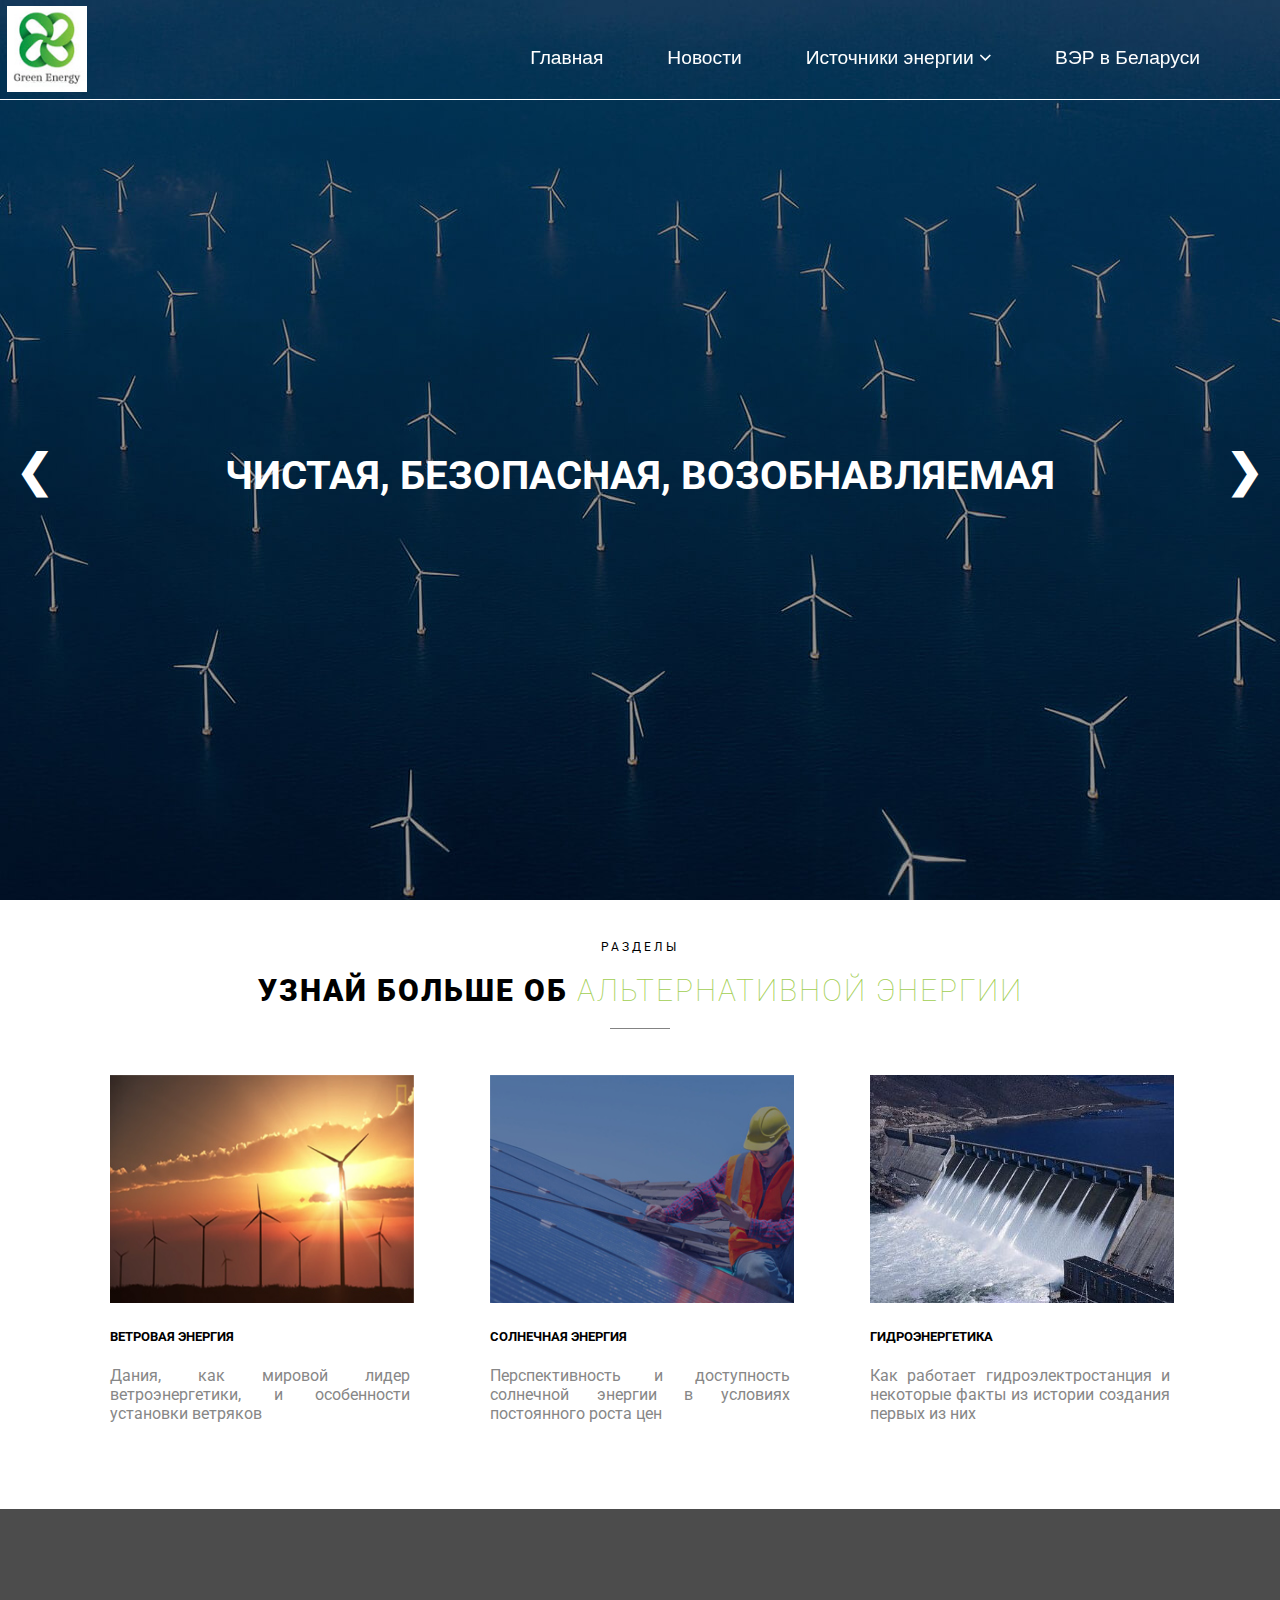
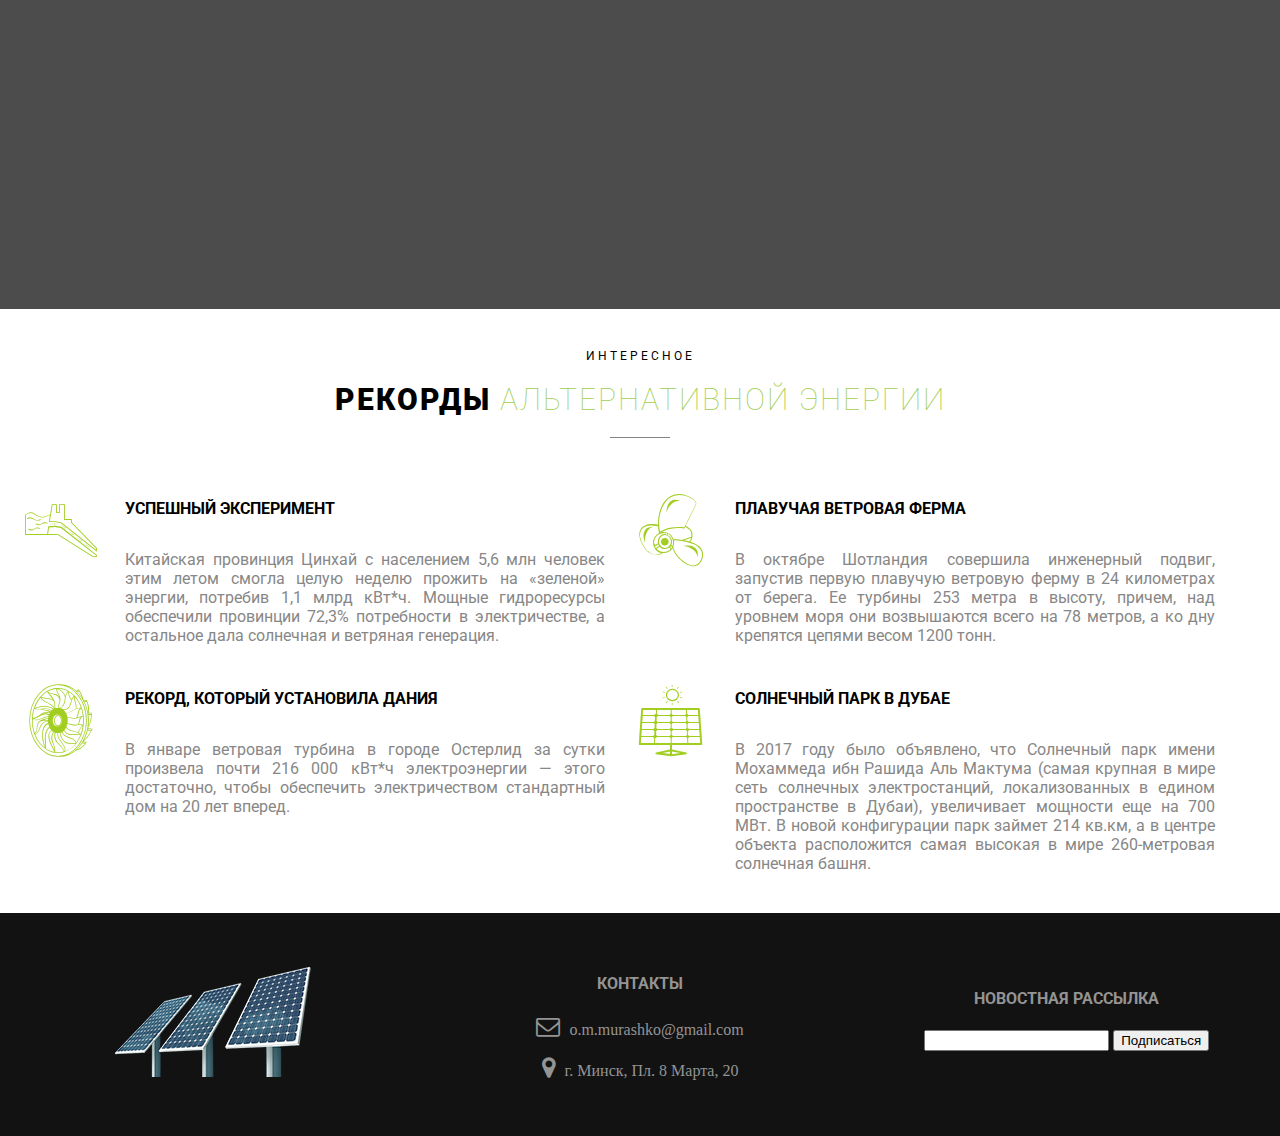
<file: index.html>
<!doctype html>
<html>

<head>
	<meta charset="UTF-8">
	<meta name="viewport" content="width=device-width, initial-scale=1.0">

	<link rel="stylesheet" type="text/css" href="styles.css">
	<link href="https://fonts.googleapis.com/css?family=Roboto" rel="stylesheet">
	<link href="assets/materia-icons/materia-icons.css" rel="stylesheet">
	<link rel="stylesheet" type="text/css" href="assets/font-awesome/css/font-awesome.css">
	<script src="assets/jquery/jquery.min.js"></script>
	<script src="assets/jquery-parallax/parallax.min.js"></script>
	
	<script type="text/javascript" src="slideShow.js"></script>
	<script type="text/javascript" src="common.js"></script>
	<script type="text/javascript" src="menu.js"></script>

	<title>Главная</title>

</head>

<body>

	<!-- HEADER -->
	<header id="header-container">
		<div class="main-wrapper">
			<div class="slide slide-one" data-background="#3498db">
				<div class="inside">

					<!-- LOGO -->
					<div id="logo">
						<a href="index.html">
							<img src="images/logo.jpg" alt="Логотип сайта">
						</a>
					</div>

					<!-- MENU -->
					<nav>
						<label for="show-menu" class="show-menu">
							<i class="fa fa-bars" aria-hidden="true"></i>
						</label>
						<input type="checkbox" id="show-menu" class="show-menu-trigger">

						<ul class="menu">
							<li>
								<a href="index.html">Главная</a>
							</li>
							<li>
								<a href="news.html">Новости</a>
							</li>
							<li>
								<a href="#">Источники энергии
									<i class="fa fa-angle-down" aria-hidden="true"></i>
									</i>
									</i>
								</a>
								<ul class="hidden sub-menu">
									<li>
										<a href="wind_energy.html">Энергия ветра</a>
									</li>
									<li>
										<a href="solar_energy.html">Энергия солнца
											<i class="fa fa-angle-right" aria-hidden="true"></i>
											</i>
										</a>
										<ul class="hidden2 sub-menu">
											<li>
												<a href="solar_energy.html#tab-solar">Фотоэлектрические панели</a>
											</li>
											<li>
												<a href="solar_energy.html#tab-solar">Солнечные коллекторы</a>
											</li>
											<li>
												<a href="solar_energy.html#tab-solar">Cолнечная электростанция </a>
											</li>
										</ul>
									</li>
									<li>
										<a href="hydro_energy.html">Энергия воды</a>
									</li>
								</ul>
							</li>
							<li>
								<a href="in_Belarus.html">ВЭР в Беларуси</a>
							</li>
						</ul>

					</nav>
				</div>
			</div>

			<div class="slide slide-two" data-background=" rgb(12, 12, 12)">
			</div>
		</div>



	</header>
	<!-- HEADER CONTAINER -->

	<!-- slider -->
	<div class="slide-contaner main-img-page" data-slider-number="1">
		<img src="images/index-slide-1.jpg" alt="Ветровая электростанция в море">
		<div class="main-text-center">
			<h1 class="wow bounceInLeft  main-headline">ЧИСТАЯ, БЕЗОПАСНАЯ, ВОЗОБНАВЛЯЕМАЯ</h1>
		</div>
	</div>
	<div class="slide-contaner main-img-page" data-slider-number="2" style="display: none;">
		<img src="images/index-slide-2.jpg" alt="Ветровая электростанция">
		<div class="main-text-center">
			<h1 class="main-headline zoomIn">ПОЛУЧЕНИЕ ЭНЕРГИИ ВОКРУГ НАС</h1>
		</div>
	</div>
	<div class="slide-contaner main-img-page" data-slider-number="3" style="display: none;">
		<img src="images/index-slide-3.jpg" alt="Изображение Земли">
		<div class="main-text-center">
			
			<h1 class="main-headline flipInX">ВМЕСТЕ МЫ СОХРАНИМ НАШ ДОМ</h1>
			
		</div>
	</div>
	<!-- Next and previous buttons -->
	<a class="prev" data-slider-button-type="prev">&#10094;</a>
	<a class="next" data-slider-button-type="next">&#10095;</a>
	</div>
	<!-- slider -->

	<!-- CONTEXT -->

	<div class="headline-text-center">
		<p>Разделы</p>
		<h2>Узнай больше об
			<span>альтернативной энергии </span>
		</h2>
	</div>
	<section class="type-energy">

		<figure>
			<a href="wind_energy.html">
				<img src="images/index-wind-section.jpg" alt="Альтернативная энергия, получаемая от ветра" width="304" height="228">
			</a>
			<h5>
				<a href="images/index-wind-section.jpg">Ветровая энергия</a>
			</h5>
			<figcaption>Дания, как мировой лидер ветроэнергетики, и особенности установки ветряков</figcaption>
		</figure>

		<figure>
			<a href="solar_energy.html">
				<img src="images/index-solar-section.jpg" alt="Альтернативная энергия, получаемая от солнца" width="304" height="228">
			</a>
			<h5>
				<a href="images/index-solar-section.jpg">Солнечная энергия</a>
			</h5>
			<figcaption>Перспективность и доступность солнечной энергии в условиях постоянного роста цен</figcaption>
		</figure>

		<figure>
			<a href="hydro_energy.html">
				<img src="images/index-hydro-section.jpg" alt="Гидроэнергетика - одна из видов чистой энергии" width="304" height="228">
			</a>
			<h5>
				<a href="images/index-hydro-section.jpg">Гидроэнергетика</a>
			</h5>
			<figcaption>Как работает гидроэлектростанция и некоторые факты из истории создания первых из них </figcaption>
		</figure>

	</section>


	<!-- LINE-->
	<div class="opacity">
		<div class="parallax-window" data-parallax="scroll" data-image-src="images/index-bg-2.jpg">
		</div>
	</div>
	<!-- achievements-->

	<div class="headline-text-center">
		<p>Интересное</p>
		<h2>Рекорды
			<span>альтернативной энергии </span>
		</h2>
	</div>
	<div class="achievements">
		<div class="col1">
			<div class="achieve-item1">
				<i class="materia-icon-hydro-power-plant"></i>
				<div class="achieve-text">
					<h5 class="achieve-headline">Успешный эксперимент</h5>
					<p>Китайская провинция Цинхай с населением 5,6 млн человек этим летом смогла целую неделю прожить на «зеленой» энергии,
						потребив 1,1 млрд кВт*ч. Мощные гидроресурсы обеспечили провинции 72,3% потребности в электричестве, а остальное дала
						солнечная и ветряная генерация. </p>
				</div>
			</div>

			<div class="achieve-item2">
				<i class="materia-icon-turgo-turbine"></i>
				<div class="achieve-text">
					<h5 class="achieve-headline">Pекорд, который установила Дания</h5>
					<p> В январе ветровая турбина в городе Остерлид за сутки произвела почти 216 000 кВт*ч электроэнергии — этого достаточно,
						чтобы обеспечить электричеством стандартный дом на 20 лет вперед. </p>
				</div>
			</div>
		</div>


		<div class="col2">
			<div class="achieve-item3">
				<i class="materia-icon-kaplan-turbine"></i>
				<div class="achieve-text">
					<h5 class="achieve-headline">Плавучая ветровая ферма</h5>
					<p> В октябре Шотландия совершила инженерный подвиг, запустив первую плавучую ветровую ферму в 24 километрах от берега.
						Ее турбины 253 метра в высоту, причем, над уровнем моря они возвышаются всего на 78 метров, а ко дну крепятся цепями
						весом 1200 тонн. </p>
				</div>
			</div>

			<div class="achieve-item4">
				<i class="materia-icon-straight-view-of-solar-panel"></i>
				<div class="achieve-text">
					<h5 class="achieve-headline">Солнечный парк в Дубае</h5>
					<p> В 2017 году было объявлено, что Солнечный парк имени Мохаммеда ибн Рашида Аль Мактума (самая крупная в мире сеть солнечных
						электростанций, локализованных в едином пространстве в Дубаи), увеличивает мощности еще на 700 МВт. В новой конфигурации
						парк займет 214 кв.км, а в центре объекта расположится самая высокая в мире 260-метровая солнечная башня. </p>
				</div>
			</div>
		</div>

	</div>


	<footer>
		<div class="logo">
			<img src="images/footer-image.png" alt="Логотип сайта">
		</div>
		<div>
			<h4>КОНТАКТЫ</h4>
			<p>
				<i class="fa fa-envelope-o" aria-hidden="true"> o.m.murashko@gmail.com</i>
			</p>
			<p>
				<i class="fa fa-map-marker" aria-hidden="true"> г. Минск, Пл. 8 Марта, 20</i>
			</p>
		</div>
		<div>
		<form class="mail" action="o.m.murashko@gmail.com">
			<h4>НОВОСТНАЯ РАССЫЛКА</h4>
			<input type="text" name="email" />
			<input type="submit" name="podpisatsya" value="Подписаться" />
		</form>
	</div>
	</footer>
	
</body>

</html>
</file>
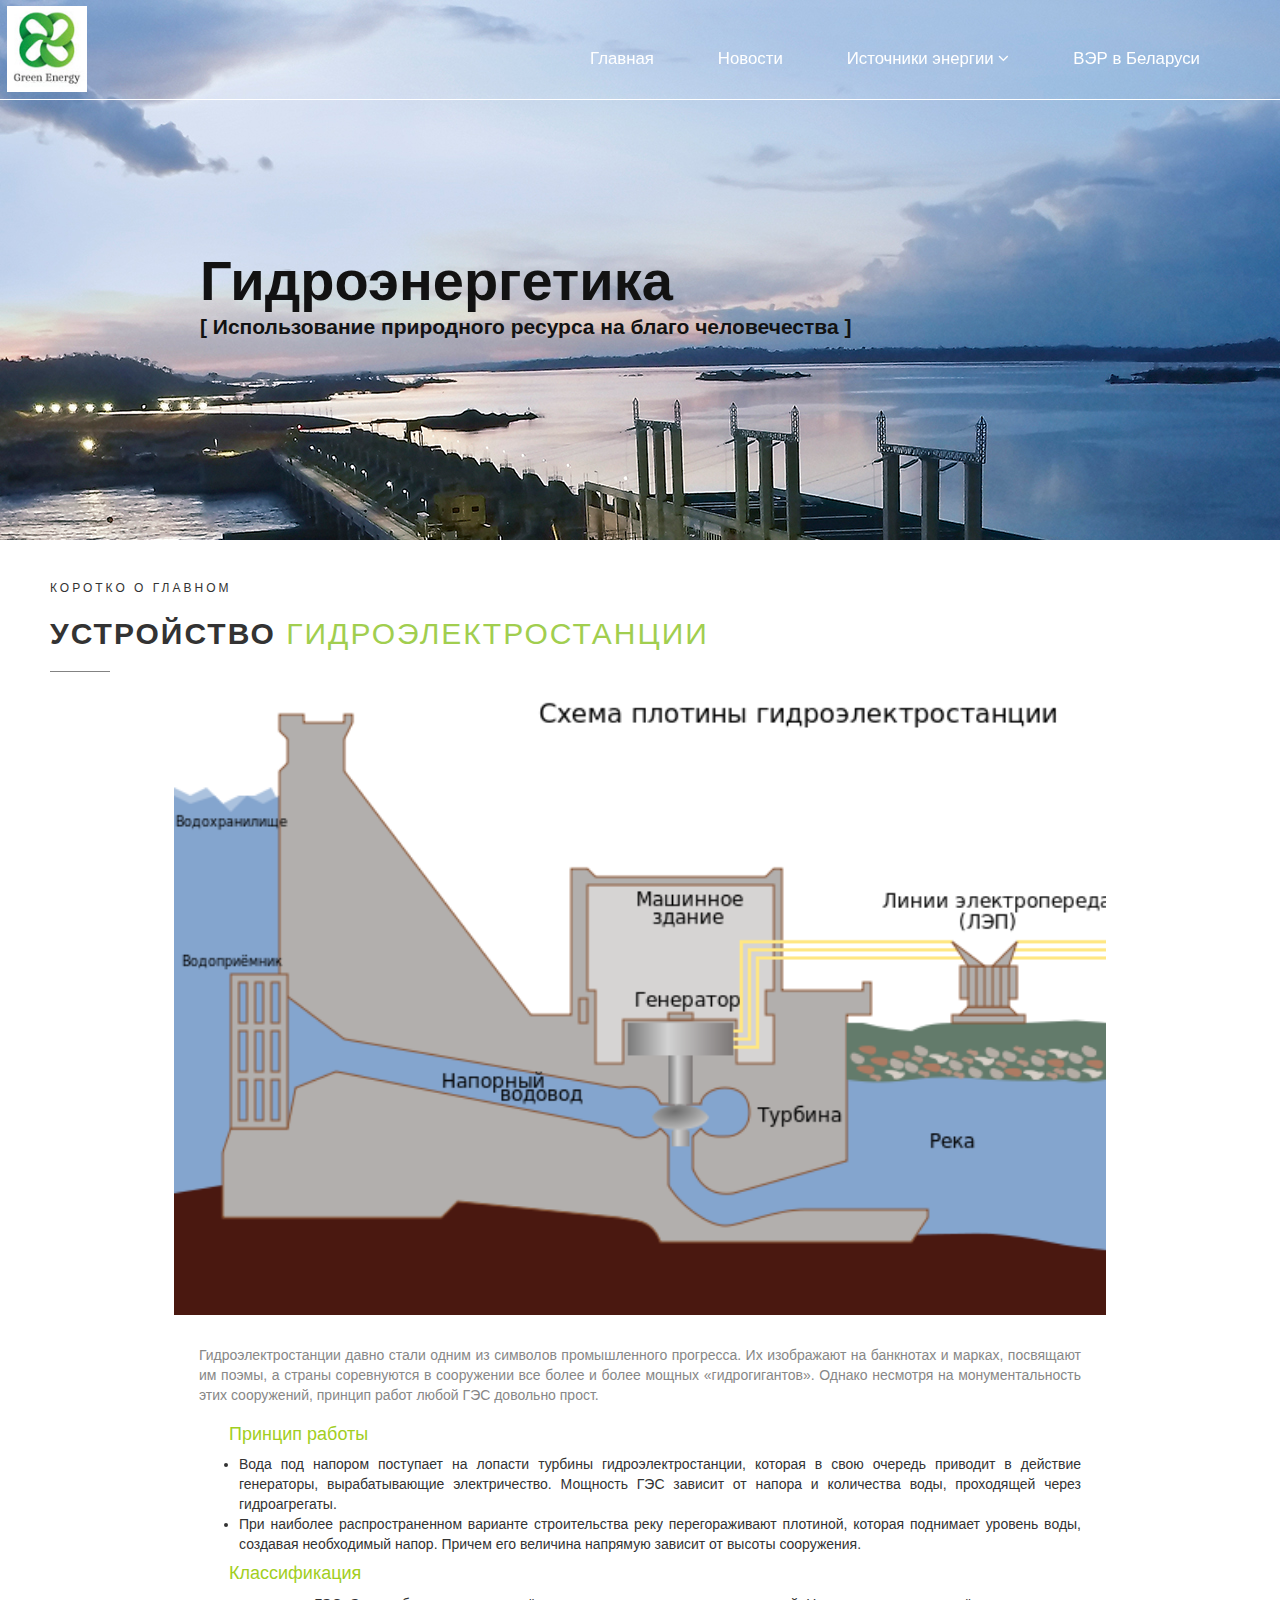
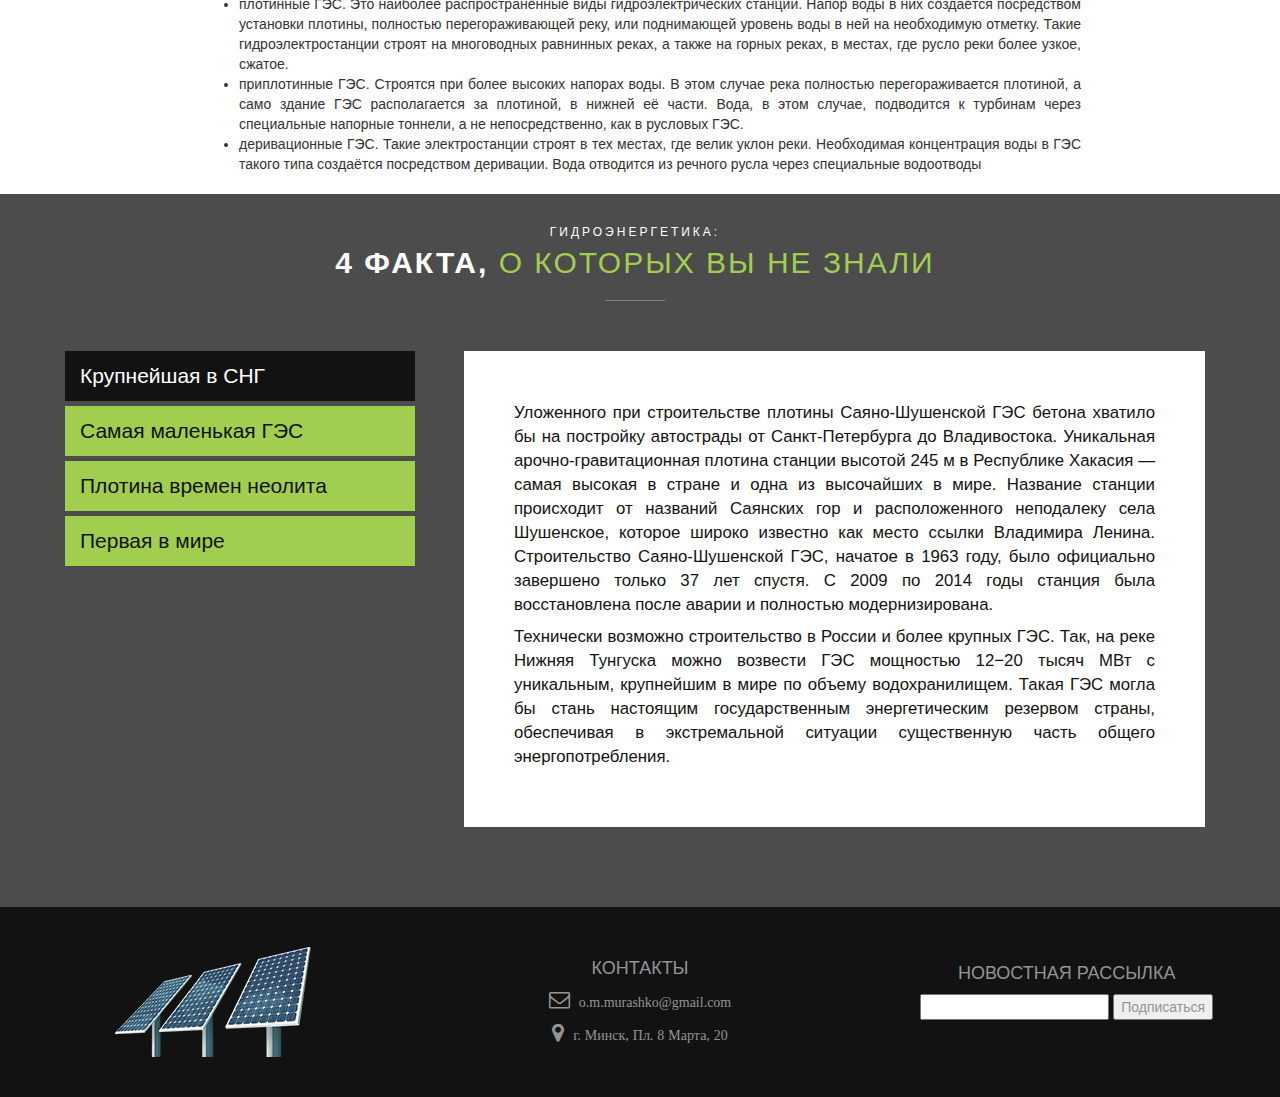
<file: hydro_energy.html>
<!doctype html>
<html>

<head>
  <meta charset="UTF-8">
  <meta name="viewport" content="width=device-width, initial-scale=1.0">

  <link rel="stylesheet" type="text/css" href="styles.css">
  <link href="https://fonts.googleapis.com/css?family=Roboto" rel="stylesheet">
  <link href="assets/materia-icons/materia-icons.css" rel="stylesheet">
  <link rel="stylesheet" type="text/css" href="assets/font-awesome/css/font-awesome.css">
  <script src="assets/jquery/jquery.min.js"></script>
  <script src="assets/jquery-parallax/parallax.min.js"></script>
  <script type="text/javascript" src="menu.js"></script>
  <script type="text/javascript" src="common.js"></script>
  
  <link rel="stylesheet" href="https://maxcdn.bootstrapcdn.com/bootstrap/3.3.7/css/bootstrap.min.css">
  <script src="https://ajax.googleapis.com/ajax/libs/jquery/3.3.1/jquery.min.js"></script>
  <script src="https://maxcdn.bootstrapcdn.com/bootstrap/3.3.7/js/bootstrap.min.js"></script>
  <title>Энергия воды</title>

</head>

<body>

  <!-- HEADER -->
  <header id="header-container">

    <!-- LOGO -->
    <div id="logo">
      <a href="index.html">
        <img src="images/logo.jpg" alt="Логотип сайта">
      </a>
    </div>
    <!-- LOGO -->

    <!-- MENU -->
    <nav>
      <label for="show-menu" class="show-menu">
        <i class="fa fa-bars"></i>
      </label>
      <input type="checkbox" id="show-menu" class="show-menu-trigger">

      <ul class="menu">
        <li>
          <a href="index.html">Главная</a>
        </li>
        <li>
          <a href="news.html">Новости</a>
        </li>
        <li>
          <a href="#">Источники энергии
            <i class="fa fa-angle-down" aria-hidden="true"></i>
            </i>
            </i>
          </a>
          <ul class="sub-menu">
            <li>
              <a href="wind_energy.html">Энергия ветра</a>
            </li>
            <li>
              <a href="solar_energy.html">Энергия солнца
                <i class="fa fa-angle-right" aria-hidden="true"></i>
                </i>
              </a>
              <ul class="hidden2 sub-menu">
                <li>
                  <a href="solar_energy.html#tab-solarl">Фотоэлектрические панели</a>
                </li>
                <li>
                  <a href="solar_energy.html#tab-solar">Солнечные коллекторы</a>
                </li>
                <li>
                  <a href="solar_energy.html#tab-solar">Cолнечная электростанция </a>
                </li>
              </ul>
            </li>
            <li>
              <a href="hydro_energy.html">Энергия воды</a>
            </li>
          </ul>
        </li>
        <li>
          <a href="in_Belarus.html">ВЭР в Беларуси</a>
        </li>
      </ul>

    </nav>

  </header>
  <!-- HEADER CONTAINER -->

  <!-- slider -->
  <div class="main-img-page-container main-img-page">
    <img src="images/hydro4.jpg" alt="Изображение гидроэлектростанции">
    <div class="main-text-page-left">
      <h1 class="main-headline black">Гидроэнергетика</h1>
      <p class="second-headline black"> [ Использование природного ресурса на благо человечества ]</p>
    </div>

  </div>
  <!-- slider -->

  <div class="container-hydro_energy">

      <div class="container-box-block1">
  
        <div class="headline-text-left">
          <p>Коротко о главном</p>
          <h1>Устройство
            <span>гидроэлектростанции </span>
          </h1>
        </div>
        <div class="box">
            <div class="diagram">
                <img src="images/hydro-schema.png" alt="Диаграмма использования солнечной энергии по странам">
              </div>
          <div class="container-text" >
              <div class="box-text">
                  <p>Гидроэлектростанции давно стали одним из символов промышленного прогресса. Их изображают на банкнотах и марках, посвящают им поэмы, а страны соревнуются в сооружении 
                    все более и более мощных  «гидрогигантов». Однако несмотря на монументальность этих сооружений, принцип работ любой ГЭС довольно прост.</p>
                </div>
              <div class="preim">
                  <h4>Принцип работы</h4>
                  <ul>
                    <li>Вода под напором поступает на лопасти турбины гидроэлектростанции, которая в свою очередь приводит в действие 
                      генераторы, вырабатывающие электричество. Мощность ГЭС зависит от напора и количества воды, проходящей через гидроагрегаты.
                    </li>
                    <li>При наиболее распространенном варианте строительства реку перегораживают плотиной,  которая поднимает уровень воды, 
                      создавая необходимый напор. Причем его величина напрямую зависит от высоты сооружения.</li>
                  </ul>
                  <h4>Классификация</h4>
                  <ul>
                    <li>плотинные ГЭС. Это наиболее распространённые виды гидроэлектрических станций. Напор воды в них создаётся посредством 
                      установки плотины, полностью перегораживающей реку, или поднимающей уровень воды в ней на необходимую отметку. 
                      Такие гидроэлектростанции строят на многоводных равнинных реках, а также на горных реках, в местах, где русло реки 
                      более узкое, сжатое.</li>
                    <li>приплотинные ГЭС. Строятся при более высоких напорах воды. В этом случае река полностью перегораживается плотиной, а само здание ГЭС располагается за плотиной, 
                      в нижней её части. Вода, в этом случае, подводится к турбинам через специальные напорные тоннели, а не непосредственно, как в русловых ГЭС.</li>
                    <li>деривационные ГЭС. Такие электростанции строят в тех местах, где велик уклон реки. Необходимая концентрация воды в ГЭС такого типа создаётся посредством деривации. Вода отводится из речного русла через специальные водоотводы</li>
                   
                  </ul>
                </div>


            
  
            
          </div>
          
        </div>
      </div>
    </div>




  <section class="section-tab parallax" data-stellar-background-ratio="0.1" style="background-position: 50% -12.9px;">
    <div class="opacity">
      <div class="parallax-window" data-parallax="scroll" data-image-src="images/wind-bg1.jpg">

        <div class="headline-text-center">
          <p>Гидроэнергетика:</p>
          <h2> 4 факта,
            <span> о которых вы не знали</span>
          </h2>
        </div>


        <div class="container">
          <div class="tabs vertical-tabs">

            <ul class="nav nav-tabs">
              <li class="active">
                <a href="#tab-1" data-toggle="tab">Крупнейшая в СНГ</a>
              </li>
              <li>
                <a href="#tab-2" data-toggle="tab">Самая маленькая ГЭС</a>
              </li>
              <li>
                <a href="#tab-3" data-toggle="tab">Плотина времен неолита</a>
              </li>
              <li>
                <a href="#tab-4" data-toggle="tab">Первая в мире </a>
              </li>
            </ul>

            <div class="tab-content">
              <div class="tab-pane fade in active" id="tab-1">

                <p>Уложенного при строительстве плотины Саяно-Шушенской ГЭС бетона хватило бы на постройку автострады от Санкт-Петербурга до Владивостока. Уникальная арочно-гравитационная плотина станции высотой 245 м в Республике Хакасия — самая высокая в стране и одна из высочайших в мире. Название станции происходит от названий Саянских гор и расположенного неподалеку села Шушенское, которое широко известно как место ссылки Владимира Ленина. Строительство Саяно-Шушенской ГЭС, начатое в 1963 году, было официально завершено только 37 лет спустя. С 2009 по 2014 годы станция была восстановлена после аварии и полностью модернизирована.</p>

                <p>Технически возможно строительство в России и более крупных ГЭС. Так, на реке Нижняя Тунгуска можно возвести ГЭС мощностью 12−20 тысяч МВт с уникальным, крупнейшим в мире по объему водохранилищем. Такая ГЭС могла бы стань настоящим государственным энергетическим резервом страны, обеспечивая в экстремальной ситуации существенную часть общего энергопотребления.</p>

              </div>
              <!-- tab-pane -->
              <div class="tab-pane fade" id="tab-2">

                <p>Самая маленькая ГЭС помещается в кармане</p>

                <p>Самой маленькой в мире ГЭС, которая весит всего 400 граммов, является Blue Freedom Hydropower Plant 
                    с турбиной диаметром всего 12 см. Несмотря на мизерные размеры, все по-настоящему: «Голубая свобода» 
                    состоит из турбины и основного блока, в котором размещены литий-полимерные аккумуляторы емкостью 5000 мА•ч 
                    и генератор максимальной мощностью 5 Вт. Этого более чем достаточно, чтобы зарядить смартфон или, скажем, фонарик.</p>

              </div>
              <!-- tab-pane -->
              <div class="tab-pane fade" id="tab-3">

                <p>По мнению большинства историков, самая древняя из известных плотин в мире была построена за 3000 лет 
                  до нашей эры в 100 км от Аммана, столицы Иордании, тогда — Аммонского царства. Ее высота составляла 4,5 м, толщина — 1 м.</p>

                <p>Русское географическое общество, однако, утверждает, что старейшая рукотворная плотина находится в 
                  Краснодарском крае. Уникальные насыпи из глины были обнаружены в пещере Трю-44 (или теперь — Плотинная) 
                  горного хребта Скирд в Мостовском районе. Древние люди построили их, чтобы собирать воду, стекавшую 
                  по стенкам пещеры. По предварительным оценкам, возраст этой необычной плотины превышает 10 000 лет.</p>

              </div>
              <!-- tab-pane -->
              <div class="tab-pane fade" id="tab-4">

                <p>30 сентября 1882 года заработала первая в мире гидроэлектростанция</p>

                <p>Первая в мире ГЭС заработала на реке Фокс в небольшом американском городке Эпплтон, что в штате Висконсин. 
                  Пионером американского гидростроя стал владелец местной бумажной фабрики Роджерс. За сорок лет до плана 
                  ГОЭЛРО он установил динамо-машину, которую приводило в движение водяное колесо, и получил киловатты, 
                  необходимые для освещения его дома, фабрики и соседних строений. Новшество имело успех, о нем написали 
                  газеты, и процесс, начатый прогрессивным американским бумажником, пошел. Мощность ГЭС была всего 1 л.с.</p>
                  <p>Первая же, по-настоящему промышленная ГЭС на Ниагаре (Ниагара Фоле), предназначенная для электроснабжения г. Буффало, 
                    заработала в 1890 г. На ней была реализована трехфазная система тока, передача электроэнергии осуществлялась на расстояние 40 км.</p>
              </div>
              <!-- tab-pane -->
            </div>

          </div>
        </div>
        <!-- container -->

      </div>
    </div>
  </section>



  <footer>
    <div class="logo">
      <img src="images/footer-image.png" alt="Логотип сайта">
    </div>
    <div>
      <h4>КОНТАКТЫ</h4>
      <p>
        <i class="fa fa-envelope-o" aria-hidden="true"> o.m.murashko@gmail.com</i>
      </p>
      <p>
        <i class="fa fa-map-marker" aria-hidden="true"> г. Минск, Пл. 8 Марта, 20</i>
      </p>
    </div>
    <div>
    <form class="mail" action="o.m.murashko@gmail.com">
      <h4>НОВОСТНАЯ РАССЫЛКА</h4>
      <input type="text" name="email" />
      <input type="submit" name="podpisatsya" value="Подписаться" />
    </form>
  </div>
  </footer>

</body>

</html>
</file>
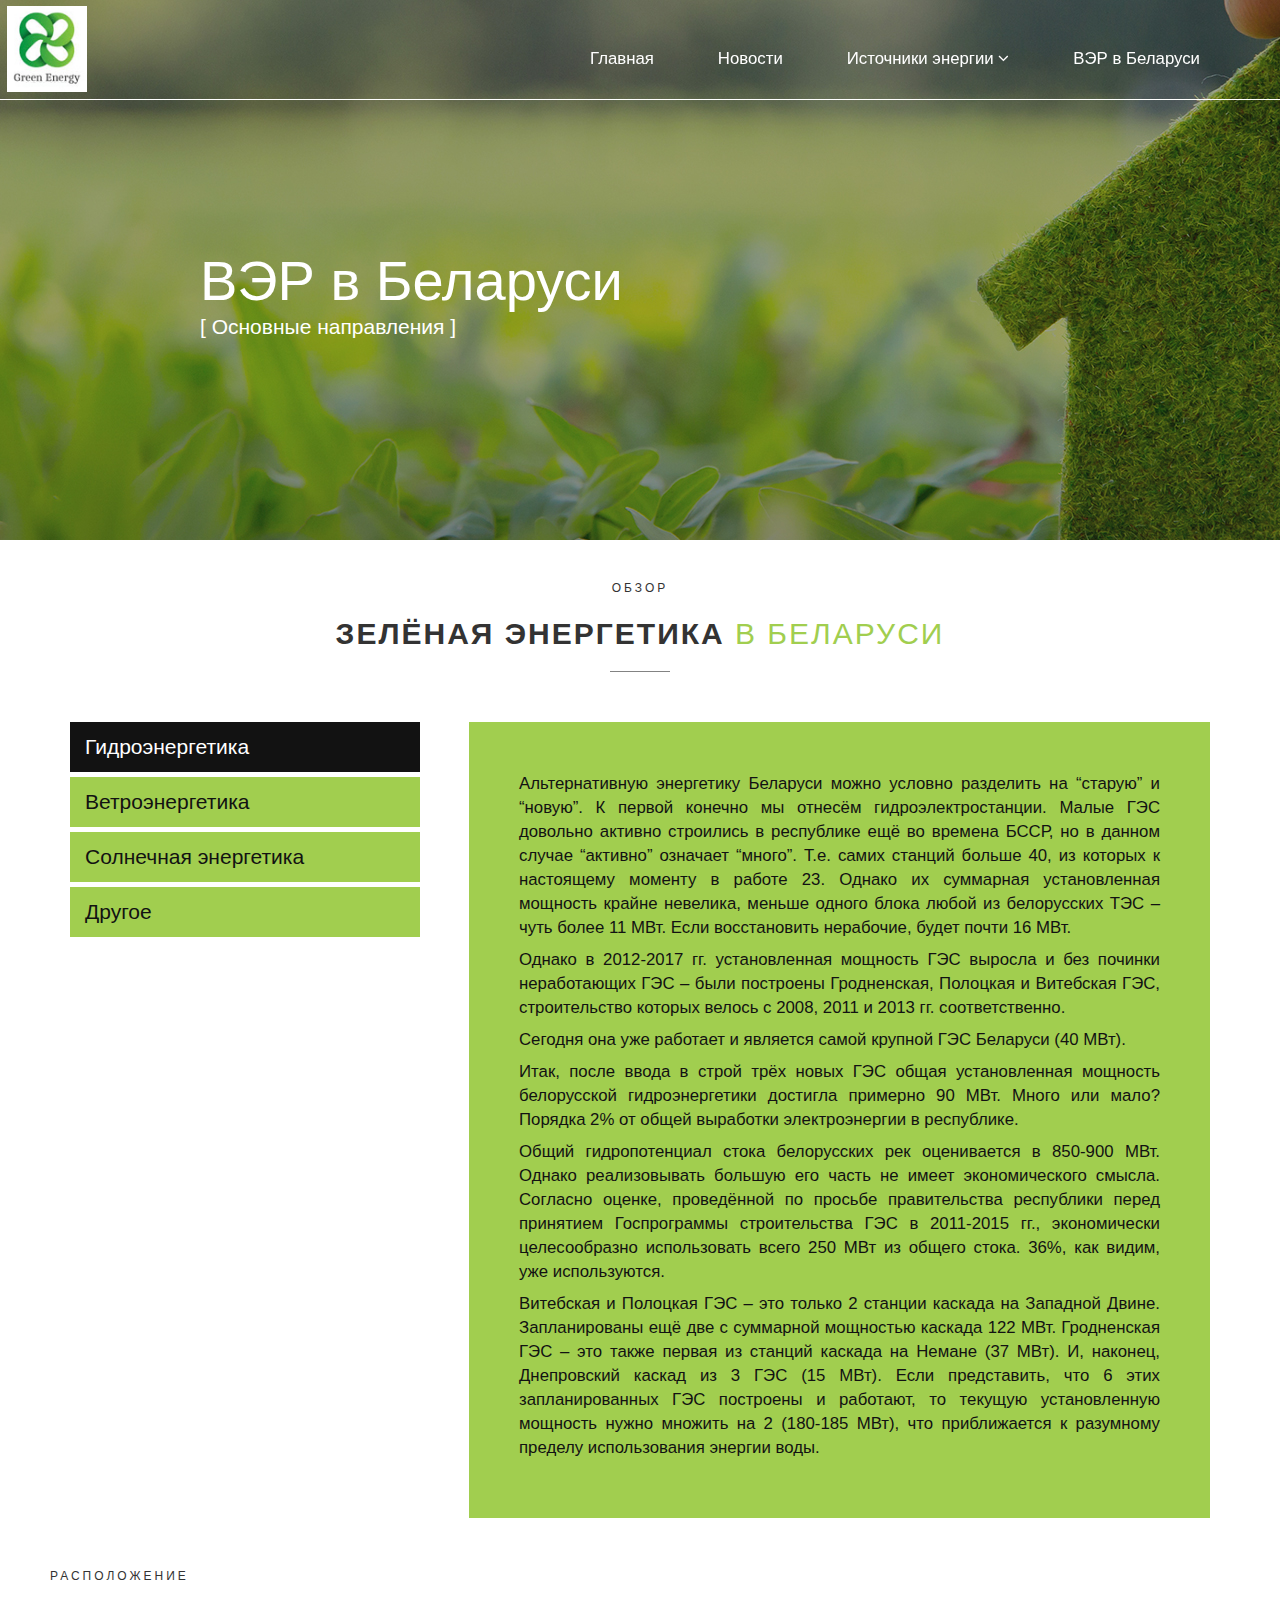
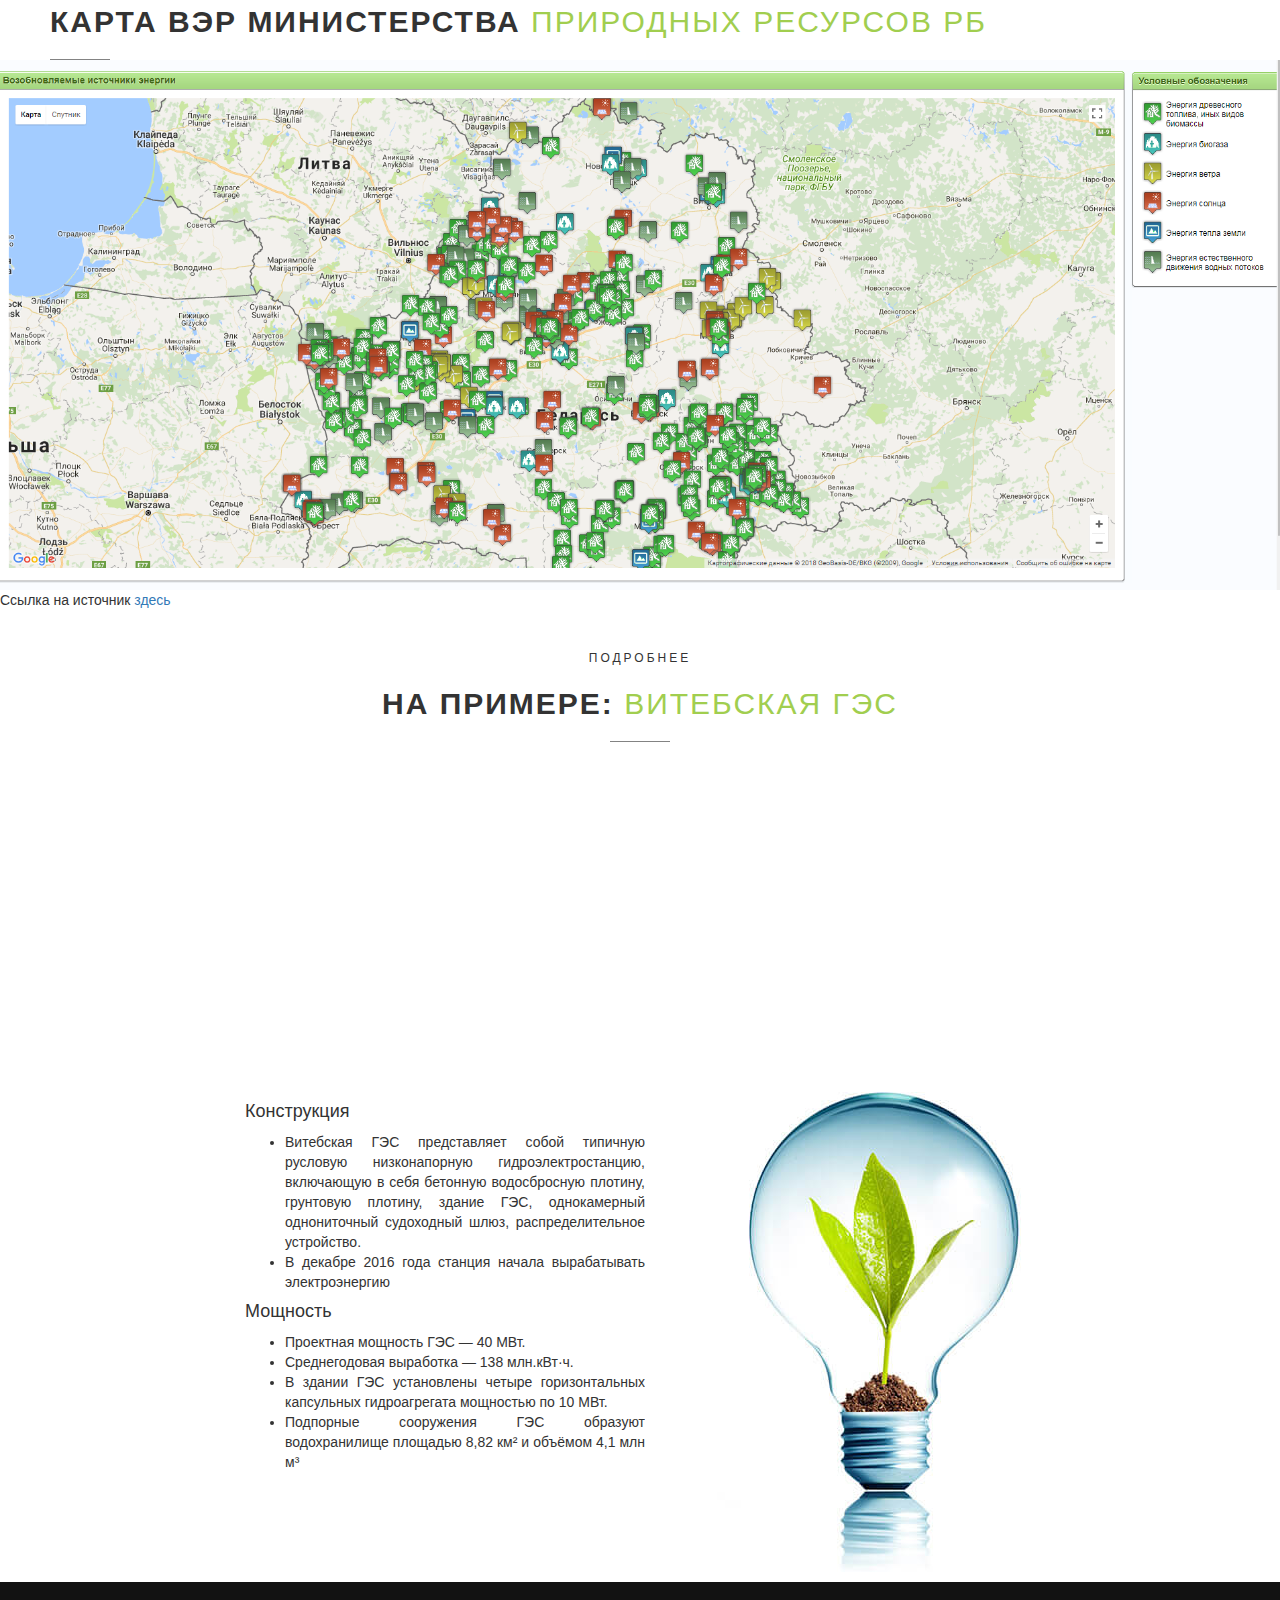
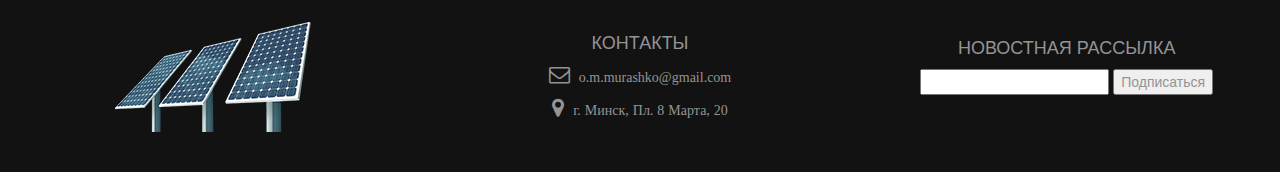
<file: in_Belarus.html>
<!doctype html>
<html>

<head>
    <meta charset="UTF-8">
    <meta name="viewport" content="width=device-width, initial-scale=1.0">

    <link rel="stylesheet" type="text/css" href="styles.css">
    <link href="https://fonts.googleapis.com/css?family=Roboto" rel="stylesheet">
    <link href="assets/materia-icons/materia-icons.css" rel="stylesheet">
    <link rel="stylesheet" type="text/css" href="assets/font-awesome/css/font-awesome.css">
    <script src="assets/jquery/jquery.min.js"></script>
    <script src="assets/jquery-parallax/parallax.min.js"></script>

    <script type="text/javascript" src="menu.js"></script>

    <link rel="stylesheet" href="https://maxcdn.bootstrapcdn.com/bootstrap/3.3.7/css/bootstrap.min.css">
    <script src="https://ajax.googleapis.com/ajax/libs/jquery/3.3.1/jquery.min.js"></script>
    <script src="https://maxcdn.bootstrapcdn.com/bootstrap/3.3.7/js/bootstrap.min.js"></script>
    <title>ВЭР в Беларуси</title>

</head>

<body>

    <!-- HEADER -->
    <header id="header-container">

        <!-- LOGO -->
        <div id="logo">
            <a href="index.html">
                <img src="images/logo.jpg" alt="Логотип сайта">
            </a>
        </div>
        <!-- LOGO -->

        <!-- MENU -->
        <nav>
            <label for="show-menu" class="show-menu">
                <i class="fa fa-bars"></i>
            </label>
            <input type="checkbox" id="show-menu" class="show-menu-trigger">

            <ul class="menu">
                <li>
                    <a href="index.html">Главная</a>
                </li>
                <li>
                    <a href="news.html">Новости</a>
                </li>
                <li>
                    <a href="#">Источники энергии
                        <i class="fa fa-angle-down" aria-hidden="true"></i>
                        </i>
                        </i>
                    </a>
                    <ul class="sub-menu">
                        <li>
                            <a href="wind_energy.html">Энергия ветра</a>
                        </li>
                        <li>
                            <a href="solar_energy.html">Энергия солнца
                                <i class="fa fa-angle-right" aria-hidden="true"></i>
                                </i>
                            </a>
                            <ul class="hidden2 sub-menu">
                                <li>
                                    <a href="solar_energy.html#tab-solar">Фотоэлектрические панели</a>
                                </li>
                                <li>
                                    <a href="solar_energy.html#tab-solar">Солнечные коллекторы</a>
                                </li>
                                <li>
                                    <a href="solar_energy.html#tab-solar">Cолнечная электростанция</a>
                                </li>
                            </ul>
                        </li>
                        <li>
                            <a href="hydro_energy.html">Энергия воды</a>
                        </li>
                    </ul>
                </li>
                <li>
                    <a href="in_Belarus.html">ВЭР в Беларуси</a>
                </li>
            </ul>

        </nav>

    </header>
    <!-- HEADER CONTAINER -->


    <div class="main-img-page-container main-img-page">
        <img src="images/in_Belarus_main.jpg" alt="Изображение зеленый домик">
        <div class="main-text-page-left">
            <h1 class="main-headline">ВЭР в Беларуси</h1>
            <p class="second-headline"> [ Основные направления ]</p>
        </div>

    </div>
    <!-- slider -->

    <!-- CONTEXT -->
    <div class="container-in_Belarus">


        <div class="headline-text-center">
            <p>Обзор</p>
            <h2> Зелёная энергетика
                <span> в Беларуси</span>
            </h2>
        </div>


        <div class="container in_Belarus">
            <div class="tabs vertical-tabs">

                <ul class="nav nav-tabs in_Belarus">
                    <li class="active">
                        <a href="#tab-1" data-toggle="tab">Гидроэнергетика</a>
                    </li>
                    <li>
                        <a href="#tab-2" data-toggle="tab">Ветроэнергетика</a>
                    </li>
                    <li>
                        <a href="#tab-3" data-toggle="tab">Солнечная энергетика</a>
                    </li>
                    <li>
                        <a href="#tab-4" data-toggle="tab">Другое </a>
                    </li>
                </ul>

                <div class="tab-content in_Belarus">
                    <div class="tab-pane fade in active" id="tab-1">

                        <p>Альтернативную энергетику Беларуси можно условно разделить на “старую” и “новую”. К первой конечно
                            мы отнесём гидроэлектростанции. Малые ГЭС довольно активно строились в республике ещё во времена
                            БССР, но в данном случае “активно” означает “много”. Т.е. самих станций больше 40, из которых
                            к настоящему моменту в работе 23. Однако их суммарная установленная мощность крайне невелика,
                            меньше одного блока любой из белорусских ТЭС – чуть более 11 МВт. Если восстановить нерабочие,
                            будет почти 16 МВт.</p>

                        <p>Однако в 2012-2017 гг. установленная мощность ГЭС выросла и без починки неработающих ГЭС – были построены
                            Гродненская, Полоцкая и Витебская ГЭС, строительство которых велось с 2008, 2011 и 2013 гг. соответственно.</p>
                        <p>Сегодня она уже работает и является самой крупной ГЭС Беларуси (40 МВт). </p>
                        <p> Итак, после ввода в строй трёх новых ГЭС общая установленная мощность белорусской гидроэнергетики
                            достигла примерно 90 МВт. Много или мало? Порядка 2% от общей выработки электроэнергии в республике.</p>
                        <p>Общий гидропотенциал стока белорусских рек оценивается в 850-900 МВт. Однако реализовывать большую
                            его часть не имеет экономического смысла. Согласно оценке, проведённой по просьбе правительства
                            республики перед принятием Госпрограммы строительства ГЭС в 2011-2015 гг., экономически целесообразно
                            использовать всего 250 МВт из общего стока. 36%, как видим, уже используются. </p>
                        <p>Витебская и Полоцкая ГЭС – это только 2 станции каскада на Западной Двине. Запланированы ещё две
                            с суммарной мощностью каскада 122 МВт. Гродненская ГЭС – это также первая из станций каскада
                            на Немане (37 МВт). И, наконец, Днепровский каскад из 3 ГЭС (15 МВт). Если представить, что 6
                            этих запланированных ГЭС построены и работают, то текущую установленную мощность нужно множить
                            на 2 (180-185 МВт), что приближается к разумному пределу использования энергии воды. </p>
                    </div>
                    <!-- tab-pane -->
                    <div class="tab-pane fade" id="tab-2">

                        <p>Ветроэнергетика и гидроэнергетика Беларуси очень похожи: несколько крупных объектов и множество небольших
                            установок. Поэтому мы перечислим лишь некоторые. ВЭС “Дружная” (0,85 МВт, 1,3-1,4 млн кВт·ч в
                            год) – две первые ветроэнергетические установки, построены в 2000 и 2002 гг. Минская ВЭС (1,08
                            МВт, 2 млн кВт·ч в год), Новогрудская ВЭС (9 МВт, 22 млн кВт·ч в год). Это – государственная
                            ветроэнергетика, но есть и частные ветряки мощностью даже до 1,5 МВт. Скажем, в Новогрудском
                            районе сегодня установлено 13 ветряков, причём на Новогрудской ВЭС – всего 6.</p>

                        <p>К настоящему моменту в Беларуси действует порядка полусотни ветроэнергетических установок суммарной
                            мощностью около 61 МВт, причём большая их часть введена в строй за последние 3-4 года. </p>
                        <p>Как уже было сказано, самые первые ветроэнергетические установки в РБ были построены ещё в начале
                            2000-х (Nordex-29 и Yakobs в посёлке Занарочь мощностью 250 и 600 кВт). Их пусковая скорость
                            (скорость, при которой генератор начинает работать) – 4,5 м/с и 4 м/с соответственно. Количество
                            регионов с необходимой скоростью ветра в Беларуси невелико. Более того, согласно информации 3TIER.Inc,
                            даже в указанных регионах необходимая скорость ветра достигается только на больших высотах. У
                            поверхности же земли (30 м) скорость ветра почти на всей территории республики не превышает 3-4
                            м/с. Эффективные рабочие высоты для белорусских ВЭУ – 100-150 м.</p>
                        <p>Ещё одна проблема белорусских ВЭС – невысокая эффективность.</p>
                        <p>Ветроустановка считается эффективной, когда коэффициент использования мощности составляет более 25%.
                            Например, если бы Новогрудская ВЭС работала постоянно и на полную мощность, то ее годовая выработка
                            составляла бы 78840 МВт⋅ч в год. Но её выработка равна 22000. МВт⋅ч в год. Простая математика
                            говорит о том, что этот коэффициент в Новогрудке сегодня равен почти 28%</p>
                        <p></p>
                    </div>
                    <!-- tab-pane -->
                    <div class="tab-pane fade" id="tab-3">

                        <p>Этот вид альтернативной энергетики начали развивать в Беларуси ещё позже, чем ВЭС – пуски солнечных
                            электростанций (СЭС), рассчитанных на работу с энергосистемой, а не на автономное энергоснабжение
                            отдельных энтузиастов, приходятся на последние 2 года. Зато по установленной мощности они уверенно
                            догоняют ветряки. Активно начали использовать энергию светила государственные и частные предприятия
                            в местах, где нет электросетей. Сегодня работают лишь несколько крупных станций:
                        </p>

                        <ul>
                            <li>СЭС в Мядельском районе (5,7 МВт);</li>
                            <li>СЭС в Брагинском районе (22 МВт);</li>
                            <li>Сморгонская СЭС (17 МВт).</li>
                        </ul>
                        <p>Зато мелких станций мощностью от 100 кВт – 2-3 десятка. </p>
                        <p>К тому же в этом году должна быть пущена Речицкая СЭС, строительство которой финансируется компанией
                            “Беларуснефть”. После чего к текущей суммарной мощности белорусской солнечной энергетики прибавится
                            сразу 58 МВт. Что, в свою очередь, на некоторое время выведет солнечную энергетику на первое
                            место среди ВИЭ республики по установленной мощности.
                        </p>
                        <p>Kрупные СЭС активно строятся в южных районах Беларуси. Это связано не только с соображениями технологии
                            (длиннее солнечный день, значит большая эффективность работы панелей): радиационный фон на этих
                            территориях даже спустя 31 год после аварии на Чернобыльской АЭС всё ещё выше нормы, пустующие
                            земли отводятся под солнечную энергетику. Буквально несколько месяцев назад очередную такую “чернобыльскую”
                            станцию мощностью 14 МВт решили строить в Ельском районе. Всего же, согласно госпрограмме “Энергосбережение”,
                            к 2020 году суммарная мощность СЭС в Беларуси должна достигнуть 250 МВт.</p>
                        <p>К слову, даже на Украине вдохновились белорусским опытом и собираются построить в зоне отчуждения
                            станцию мощностью 1 ГВт.</p>
                    </div>

                    <!-- tab-pane -->
                    <div class="tab-pane fade" id="tab-4">

                        <p>Кроме ветро-, гидро- и солнечной энергетики в республике есть станции и с другими методами генерации:
                            геотермальные, электростанции, работающие на энергии биогаза или отходов с/х и деревообрабатывающих
                            производств. В последнее время Украина заявляет о намерении поделиться с Беларусью собственным
                            богатым опытом выживания без российского газа: в приграничных с Беларусью районах сегодня выращиваются
                            энергетические культуры, используемые в качестве топлива для мини-котельных (эдакая квази-солнечная
                            энергетика). Однако в целом альтернативная энергетике в республике развивается не слишком быстро.</p>

                        <p></p>
                        <p> ней была реализована трехфазная система тока, передача электроэнергии осуществлялась на расстояние
                            40 км.</p>
                    </div>
                    <!-- tab-pane -->
                </div>

            </div>
        </div>



        <div class="iframe">

            <div class="headline-text-left">
                <p>Расположение</p>
                <h1> Карта ВЭР министерства
                    <span>природных ресурсов РБ </span>
                </h1>
            </div>
            <div class="map-container">
                <img class="map" src="images/map.png " alt="Карта Беларуси с указанием альтернативных источников энергии">
            </div>
            <!-- <iframe class="map" src="http://www.ipps.by:9083/apex/f?p=105:1:1231849227523135::NO:::&amp;tz=3:00">
                &lt;p&gt;Your browser does not support iframes.&lt;/p&gt;
            </iframe> -->
            <p>Ссылка на источник
                <a href="http://www.ipps.by:9083/apex/f?p=105:1:1231849227523135::NO:::&amp;tz=3:00">здесь</a>
            </p>
        </div>




        <div class="container-box-block-video">

            <div class="headline-text-center">
                <p>Подробнее</p>
                <h2>На примере:
                    <span>Витебская ГЭС</span>
                </h2>
            </div>


            <div class="box-video">

                <div class="video">
                    <iframe src="https://www.youtube.com/embed/9Ic3hnqcd38" frameborder="0" allow="autoplay; encrypted-media" allowfullscreen>
                    </iframe>
                </div>

                <div class="container-text">
                    <div class="preim-in_Belarus">
                        <h4>Конструкция</h4>
                        <ul>
                            <li>Витебская ГЭС представляет собой типичную русловую низконапорную гидроэлектростанцию, 
                                включающую в себя бетонную водосбросную плотину, грунтовую плотину, здание ГЭС, 
                                однокамерный однониточный судоходный шлюз, распределительное устройство.
                            </li>
                            <li>В декабре 2016 года станция начала вырабатывать электроэнергию</li>
                        </ul>
                        <h4>Мощность</h4>
                        <ul>
                            <li>Проектная мощность ГЭС — 40 МВт.</li>
                            <li>Среднегодовая выработка — 138 млн.кВт·ч.</li>
                            <li>В здании ГЭС установлены четыре горизонтальных капсульных гидроагрегата мощностью по 10 МВт.</li>
                            <li>Подпорные сооружения ГЭС образуют водохранилище площадью 8,82 км² и объёмом 4,1 млн м³</li>
                        </ul>
                    </div>


                    <div class="img">
                        <img src="images/img-lemp.jpg" alt="Изображение лампочки">
                    </div>
                </div>
            </div>


        </div>

    </div>

    <footer>
        <div class="logo">
            <img src="images/footer-image.png" alt="Логотип сайта">
        </div>
        <div>
            <h4>КОНТАКТЫ</h4>
            <p>
                <i class="fa fa-envelope-o" aria-hidden="true"> o.m.murashko@gmail.com</i>
            </p>
            <p>
                <i class="fa fa-map-marker" aria-hidden="true"> г. Минск, Пл. 8 Марта, 20</i>
            </p>
        </div>
        <div>
            <form class="mail" action="o.m.murashko@gmail.com">
                <h4>НОВОСТНАЯ РАССЫЛКА</h4>
                <input type="text" name="email">
                <input type="submit" name="podpisatsya" value="Подписаться">
            </form>
        </div>
    </footer>

</body>

</html>
</file>
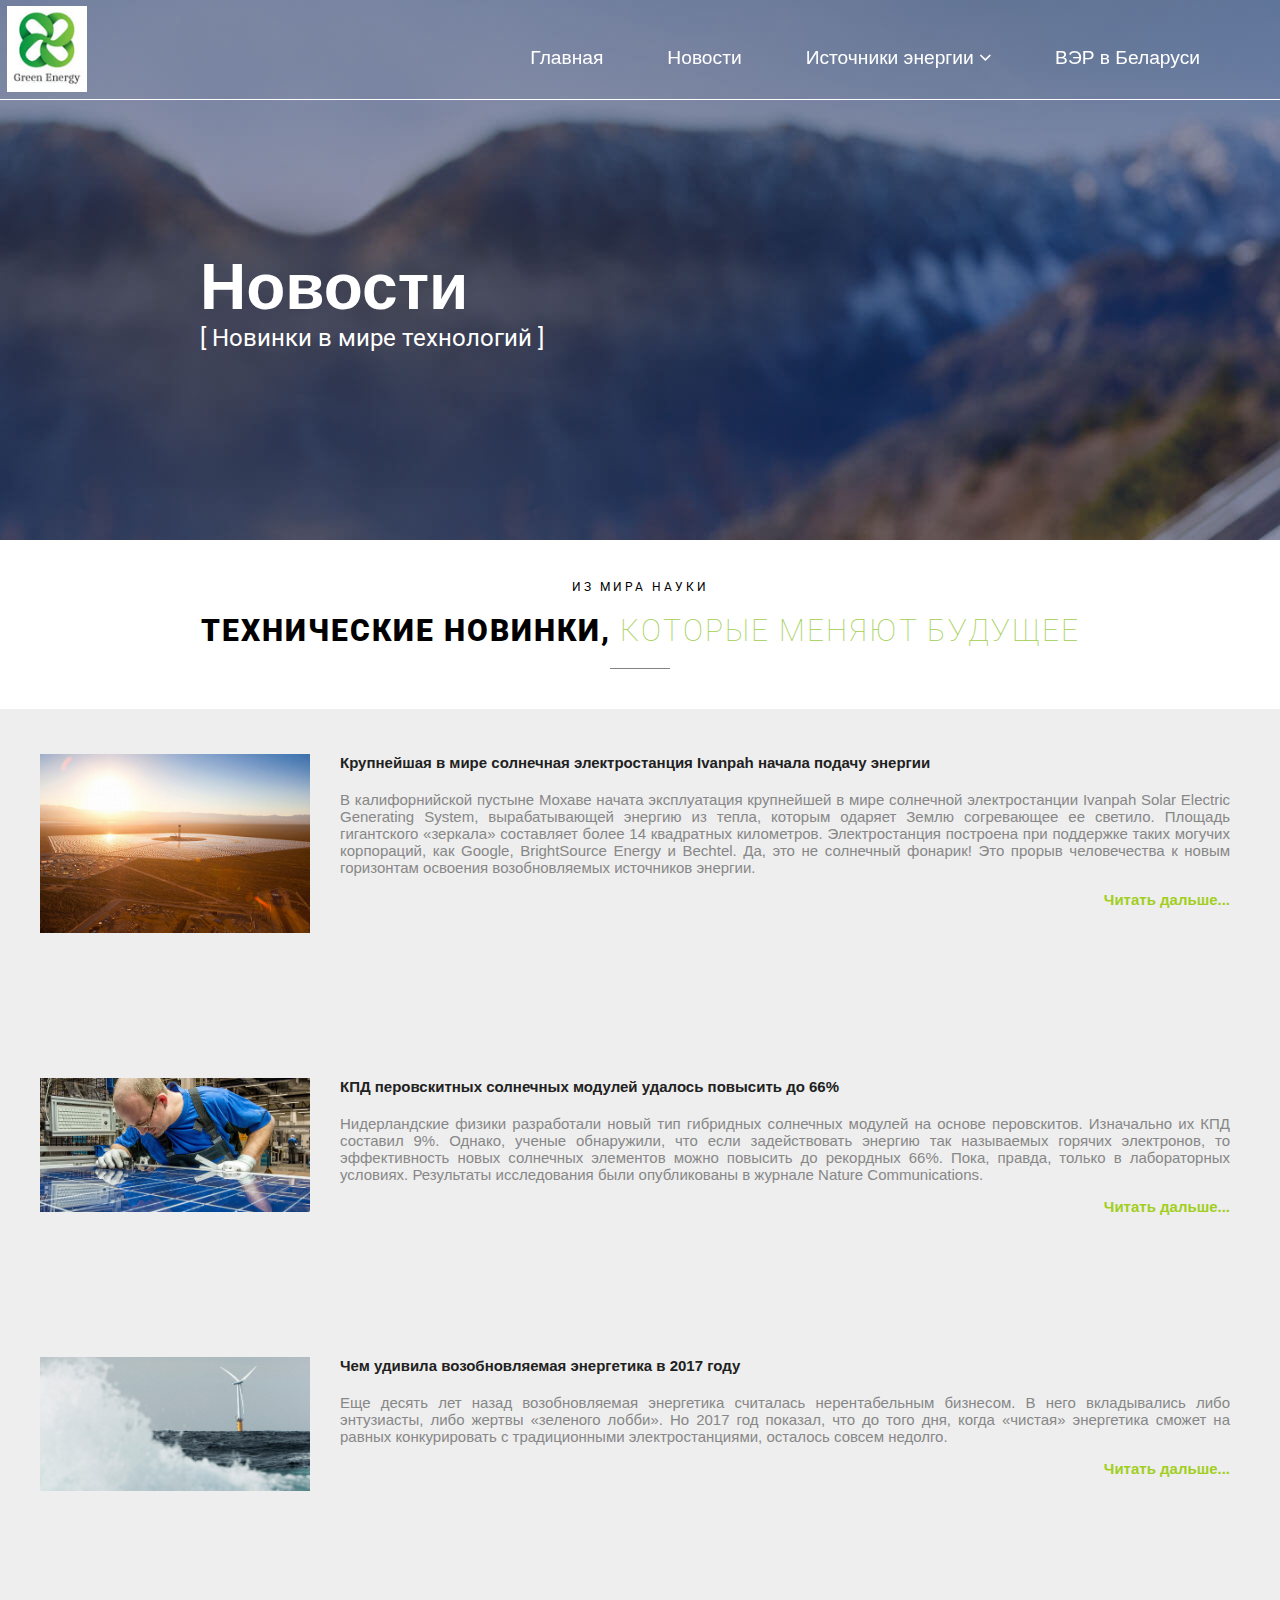
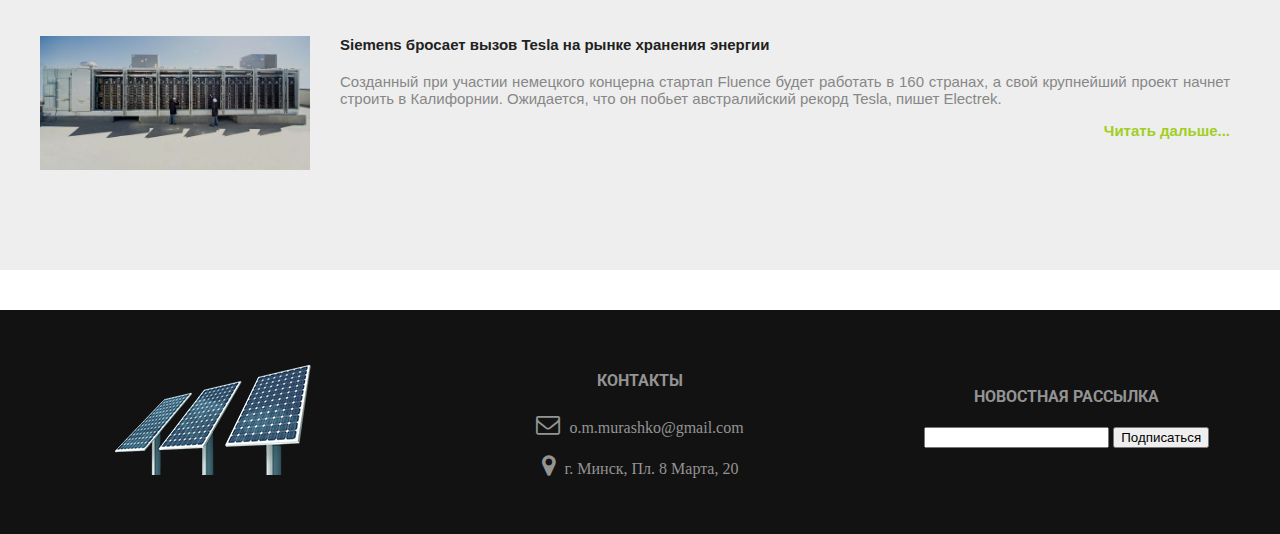
<file: news.html>
<!doctype html>
<html>

<head>
  <meta charset="UTF-8">
  <meta name="viewport" content="width=device-width, initial-scale=1.0">

  <link rel="stylesheet" type="text/css" href="styles.css">
  <link href="https://fonts.googleapis.com/css?family=Roboto" rel="stylesheet">
  <link href="assets/materia-icons/materia-icons.css" rel="stylesheet">
  <link rel="stylesheet" type="text/css" href="assets/font-awesome/css/font-awesome.css">
  <script src="assets/jquery/jquery.min.js"></script>
  <script src="assets/jquery-parallax/parallax.min.js"></script>

  <script type="text/javascript" src="menu.js"></script>
  <title>Новости</title>

</head>

<body>

  <!-- HEADER -->
  <header id="header-container">

    <!-- LOGO -->
    <div id="logo">
      <a href="index.html">
        <img src="images/logo.jpg" alt="Логотип сайта">
      </a>
    </div>
    <!-- LOGO -->

    <!-- MENU -->
    <nav>
      <label for="show-menu" class="show-menu">
        <i class="fa fa-bars" aria-hidden="true"></i>
      </label>
      <input type="checkbox" id="show-menu" class="show-menu-trigger">

      <ul class="menu">
        <li>
          <a href="index.html">Главная</a>
        </li>
        <li>
          <a href="news.html">Новости</a>
        </li>
        <li>
          <a href="#">Источники энергии
            <i class="fa fa-angle-down" aria-hidden="true"></i>
            </i>
            </i>
          </a>
          <ul class="hidden sub-menu">
            <li>
              <a href="wind_energy.html">Энергия ветра</a>
            </li>
            <li>
              <a href="solar_energy.html">Энергия солнца
                <i class="fa fa-angle-right" aria-hidden="true"></i>
                </i>
              </a>
              <ul class="hidden2 sub-menu">
                <li>
                  <a href="solar_energy.html#tab-solar">Фотоэлектрические панели</a>
                </li>
                <li>
                  <a href="solar_energy.html#tab-solar">Солнечные коллекторы</a>
                </li>
                <li>
                  <a href="solar_energy.html#tab-solar">Cолнечная электроствнция </a>
                </li>
              </ul>
            </li>
            <li>
              <a href="hydro_energy.html">Энергия воды</a>
            </li>
          </ul>
        </li>
        <li>
          <a href="in_Belarus.html">ВЭР в Беларуси</a>
        </li>
      </ul>

    </nav>

  </header>
  <!-- HEADER CONTAINER -->

  <!-- slider news-->
  <div class="main-img-page-container main-img-page">
    <img src="images/news-slide.jpg" alt="Изображение солнечных панелей">

    <div class="main-text-page-left">
      <h1 class="main-headline">Новости</h1>
      <p class="second-headline"> [ Новинки в мире технологий ]</p>

    </div>
  </div>

  <!-- CONTEXT -->
  <div class="headline-text-center">
    <p>Из мира науки</p>
    <h2>Технические новинки,
      <span>которые меняют будущее </span>
    </h2>
  </div>
  <div class="container-accordion">
    <button class="accordion">
      <img src="images/news_Ivanpah_solar_station.jpg" alt="Крупнейшая в мире соляная солнечная станция" width=300>
      <div class="accordion-text">
        <h4>Крупнейшая в мире солнечная электростанция Ivanpah начала подачу энергии</h4>
        <p>В калифорнийской пустыне Мохаве начата эксплуатация крупнейшей в мире солнечной электростанции Ivanpah Solar Electric
          Generating System, вырабатывающей энергию из тепла, которым одаряет Землю согревающее ее светило. Площадь гигантского
          «зеркала» составляет более 14 квадратных километров. Электростанция построена при поддержке таких могучих корпораций,
          как Google, BrightSource Energy и Bechtel. Да, это не солнечный фонарик! Это прорыв человечества к новым горизонтам
          освоения возобновляемых источников энергии.</p>
      </div>
    </button>
    <div class="panel">
      <p>Электростанция построена компаниями-инвесторами на предоставленной на федеральном уровне общественной земле. Первая
        из трех башен Ivanpah уже подает энергию. Когда станция заработает на всю свою мощь, она станет вырабатывать 392
        мегаватта электричества. Этого достаточно, чтобы обеспечить энергией 140 тысяч домов и позволит ежегодно экономить
        400 тысяч тонн угля. Чарли Камертон на страницах ресурса inhabitat поведала англоязычной аудитории о том, что технологическая
        мечта стала реальностью, сопроводив свою заметку замечательными фотографиями солнечной электростанции.</p>
      <p>Ivanpah состоит из 300 тысяч солнечных зеркал (гелиостатов). В окружении этих гелиостатов возвышаются почти на 140
        метров три башни. Солнечный свет, поступающий в зеркала, нагревает воду, содержащуюся в башнях. В результате получается
        сильно разогретый пар, который вращает вырабатывающие энергию турбины.</p>
      <p>Энергия первого работающего модуля будет продаваться компании California’s Pacific Gas and Electric. Этой же компании
        будет поставляться электричество и от третьего модуля станции, который войдет в строй через несколько месяцев. Второй
        модуль, который вскоре начнет функционировать, станет поставлять электроэнергию компании Southern California Edison.</p>
      <p>Строительство было начато в 2010 году. Первый раз Ivanpah проверили на работоспособность еще в марте 2013 года. Тест,
        проведенный 24 сентября 2013 года впервые запустил подачу электричества по проводам.</p>
      <p>Не обошлось и без критики. Одни задаются вопросом, почему используется вода, а не фотогальванические элементы. Других
        беспокоит влияние электростанции на природу, в частности на популяцию пустынных черепах.</p>
      <p>Солнечный зонт питает энергией мобильные телефоны, а этот гигант способен удовлетворить потребности в электричестве
        чуть ли не целого небольшого города.</p>
    </div>

    <button class="accordion">
      <img src="images/news-solar-panels.jpg" alt="Физики разработали новый тип солнечных модулей" width=300>
      <div class="accordion-text">
        <h4>КПД перовскитных солнечных модулей удалось повысить до 66%</h4>
        <p>Нидерландские физики разработали новый тип гибридных солнечных модулей на основе перовскитов. Изначально их КПД составил
          9%. Однако, ученые обнаружили, что если задействовать энергию так называемых горячих электронов, то эффективность
          новых солнечных элементов можно повысить до рекордных 66%. Пока, правда, только в лабораторных условиях. Результаты
          исследования были опубликованы в журнале Nature Communications.</p>
      </div>
    </button>
    <div class="panel">
      <p>КПД солнечных панелей напрямую зависит от достижения «золотой середины»: для преобразования фотонов в свободные электроны
        необходимо идеально выверенное количество энергии. Если ее слишком мало, то фотон «проскальзывает» сквозь солнечный
        модуль. Если энергии слишком много, то ее излишки превращаются в тепло и не способствуют увеличению электрического
        напряжения. Иными словами, энергия, рассеиваемая горячими электронами, становится неэффективной и теряется в виде
        тепла
      </p>
      <p>Физикам из Гронингенского университета (Нидерланды) удалось решить эту проблему, причем решение нашлось случайно. Исследователи
        разрабатывали гибридные органическо-неорганические перовскитные модули. Большинство панелей такого типа производят
        с использованием свинца, который известен своей токсичностью. Ученые заменили свинец менее вредным оловом и добились
        КПД 9% — это уже был рекордный показатель для такого типа панелей.
      </p>
      <p>В ходе дальнейших исследований нидерландские физики обнаружили, что горячие электроны в модулях на основе олова растрачивали
        энергию намного медленнее, чем обычно. «Горячие электроны рассеивали энергию спустя несколько наносекунд, а не несколько
        сотен фемтосекунд», — цитирует автора исследования Марию-Антуанетту Лои Science Daily.</p>

      <p>Благодаря этой «суперспособности» энергию, рассеиваемую горячими электронами, можно собрать до того, как она превратится
        в тепло. В результате можно увеличить напряжение в солнечных модулях. Физики подсчитали, что использование горячих
        электронов позволит повысить КПД новых солнечных элементов до 66%. Ученые пока пытаются понять, почему олово оказывает
        такой эффект. Понимание механизма этого явления поможет физикам еще больше замедлить рассеивание энергии и создать
        еще более эффективные перовскитные панели.</p>
    </div>

    <button class="accordion">
      <img src="images/news-wind-power.jpg" alt="Ветрогенератор в море" width=300>
      <div class="accordion-text">
        <h4>Чем удивила возобновляемая энергетика в 2017 году</h4>
        <p>Еще десять лет назад возобновляемая энергетика считалась нерентабельным бизнесом. В него вкладывались либо энтузиасты,
          либо жертвы «зеленого лобби». Но 2017 год показал, что до того дня, когда «чистая» энергетика сможет на равных
          конкурировать с традиционными электростанциями, осталось совсем недолго.</p>
      </div>
    </button>
    <div class="panel">
      <p>Год начался с рекорда, который установила Дания. В январе ветровая турбина в городе Остерлид за сутки произвела почти
        216 000 кВт*ч электроэнергии — этого достаточно, чтобы обеспечить электричеством стандартный дом на 20 лет вперед.</p>
      <p>Китайская провинция Цинхай с населением 5,6 млн человек этим летом смогла целую неделю прожить исключительно на «зеленой»
        энергии. Эксперимент продолжался с 17 по 23 июня, и за это время жители региона потребили 1,1 млрд кВт*ч чистой электроэнергии
        — это эквивалентно сжиганию 535 тысяч тонн угля. Мощные гидроресурсы обеспечили провинции 72,3% потребности в электричестве,
        а остальное дала солнечная и ветряная генерация.</p>
      <p>Следующий мировой рекорд пришелся на выработку приливной энергии. Его установила шотландская компания Atlantis Resources
        Limited, которая при помощи всего двух гидротурбин смогла обеспечить электричеством 2 000 шотландских домов. Через
        месяц в Шотландии впервые получили водород из приливной энергии, который планируют использовать в качестве альтернативного
        горючего для паромов. А в октябре Шотландия совершила инженерный подвиг, запустив первую плавучую ветровую ферму
        в 24 километрах от берега. Ее турбины 253 метра в высоту, причем, над уровнем моря они возвышаются всего на 78 метров,
        а ко дну крепятся цепями весом 1200 тонн.</p>
      <p>Самую высокую в мире ветровую турбину в этом году построили в Германии. Одна только ее опора высотой 178 м, а общая
        высота башни с учетом лопастей превышает 246,5 м. Проект обошелся в €70 млн, но он окупится примерно через 10 лет:
        ожидается, что каждый год ветряк будет приносить по €6,5 млн.</p>
      <p>Но мировым лидером по части использования возобновляемых источников можно назвать Коста-Рику. Страна целых 300 дней
        в 2017 году обходилась исключительно энергией ветра, воды, солнца и других возобновляемых источников, побив свой
        же рекорд 2015 года — 299 дней на возобновляемой энергии. Самый весомый вклад внесла гидроэнергетика, которая составляет
        78% от энергобаланса страны. За ней идут 10% энергии ветра, 10% геотермальной энергии, и по 1% приходится на биотопливо
        и солнечную энергетику.</p>
    </div>

    <button class="accordion">
      <img src="images/news-save-energy.jpg" alt="Система хранение энергии" width=300>
      <div class="accordion-text">
        <h4>Siemens бросает вызов Tesla на рынке хранения энергии</h4>
        <p>Созданный при участии немецкого концерна стартап Fluence будет работать в 160 странах, а свой крупнейший проект начнет
          строить в Калифорнии. Ожидается, что он побьет австралийский рекорд Tesla, пишет Electrek.</p>
      </div>
    </button>
    <div class="panel">
      <p>Американская энергетическая компания AES и немецкий промышленный гигант Siemens объединили усилия, чтобы создать стартап
        Fluence Energy. Он составит конкуренцию Tesla на быстрорастущем и перспективном рынке систем хранения энергии. Fluence
        станет поставщиком для самого крупного в мире литий-ионного хранилища энергии. Компания получила все разрешения и
        лицензии, необходимые для запуска масштабного проекта.</p>
      <p>«Мы верим, что системы хранения энергии помогут существенно снизить затраты на использование возобновляемых источников,
        будут способствовать развитию технологий и созданию „чистого“ будущего для нашей планеты. Вместе с Siemens и AES
        мы сможем повлиять на весь энергетический сектор, привнеся новые возможности, обеспечив глобальный охват и задействовав
        опыт, который позволит нашим клиентам почувствовать все преимущества хранения энергии», — заявил глава Fluence Стивен
        Кафлин.
      </p>
      <p>Fluence будет использовать проверенные, промышленные технологические платформы, оптимизированные для различных потребностей
        клиентов, включая распределение электроэнергии, интеграцию с возобновляемыми источниками и другими энергоресурсами.
        Компания будет предоставлять полный спектр услуг и гарантий, начиная с коммерческой аналитики на ранних стадиях и
        заканчивая обслуживанием и эксплуатацией объектов. Fluence будет поставлять платформы Advancion и Siestorage для
        хранения энергии, а услуги стартапа будут доступны в 160 странах. </p>
      <p>Проект 100 МВт/400 МВт*ч расположится в Лонг-Бич, Калифорния. Он станет крупнейшим в мире, побив южноавстралийский
        рекорд Tesla 100 МВт/129 МВт*ч. По мнению экспертов Electrek, конкуренция крупных игроков всегда подстегивает развитие
        индустрии.
      </p>
    </div>

    <script>
      var acc = document.getElementsByClassName("accordion");
      var i;

      for (i = 0; i < acc.length; i++) {
        acc[i].addEventListener("click", function () {
          this.classList.toggle("active");
          var panel = this.nextElementSibling;
          if (panel.style.maxHeight) {
            panel.style.maxHeight = null;
          } else {
            panel.style.maxHeight = panel.scrollHeight + "px";
          }
        });
      }
    </script>
  </div>

  <footer>
    <div class="logo">
      <img src="images/footer-image.png" alt="Логотип сайта">
    </div>
    <div>
      <h4>КОНТАКТЫ</h4>
      <p>
        <i class="fa fa-envelope-o" aria-hidden="true"> o.m.murashko@gmail.com</i>
      </p>
      <p>
        <i class="fa fa-map-marker" aria-hidden="true"> г. Минск, Пл. 8 Марта, 20</i>
      </p>
    </div>
    <div>
    <form class="mail" action="o.m.murashko@gmail.com">
      <h4>НОВОСТНАЯ РАССЫЛКА</h4>
      <input type="text" name="email" />
      <input type="submit" name="podpisatsya" value="Подписаться" />
    </form>
  </div>
  </footer>

</body>

</html>
</file>
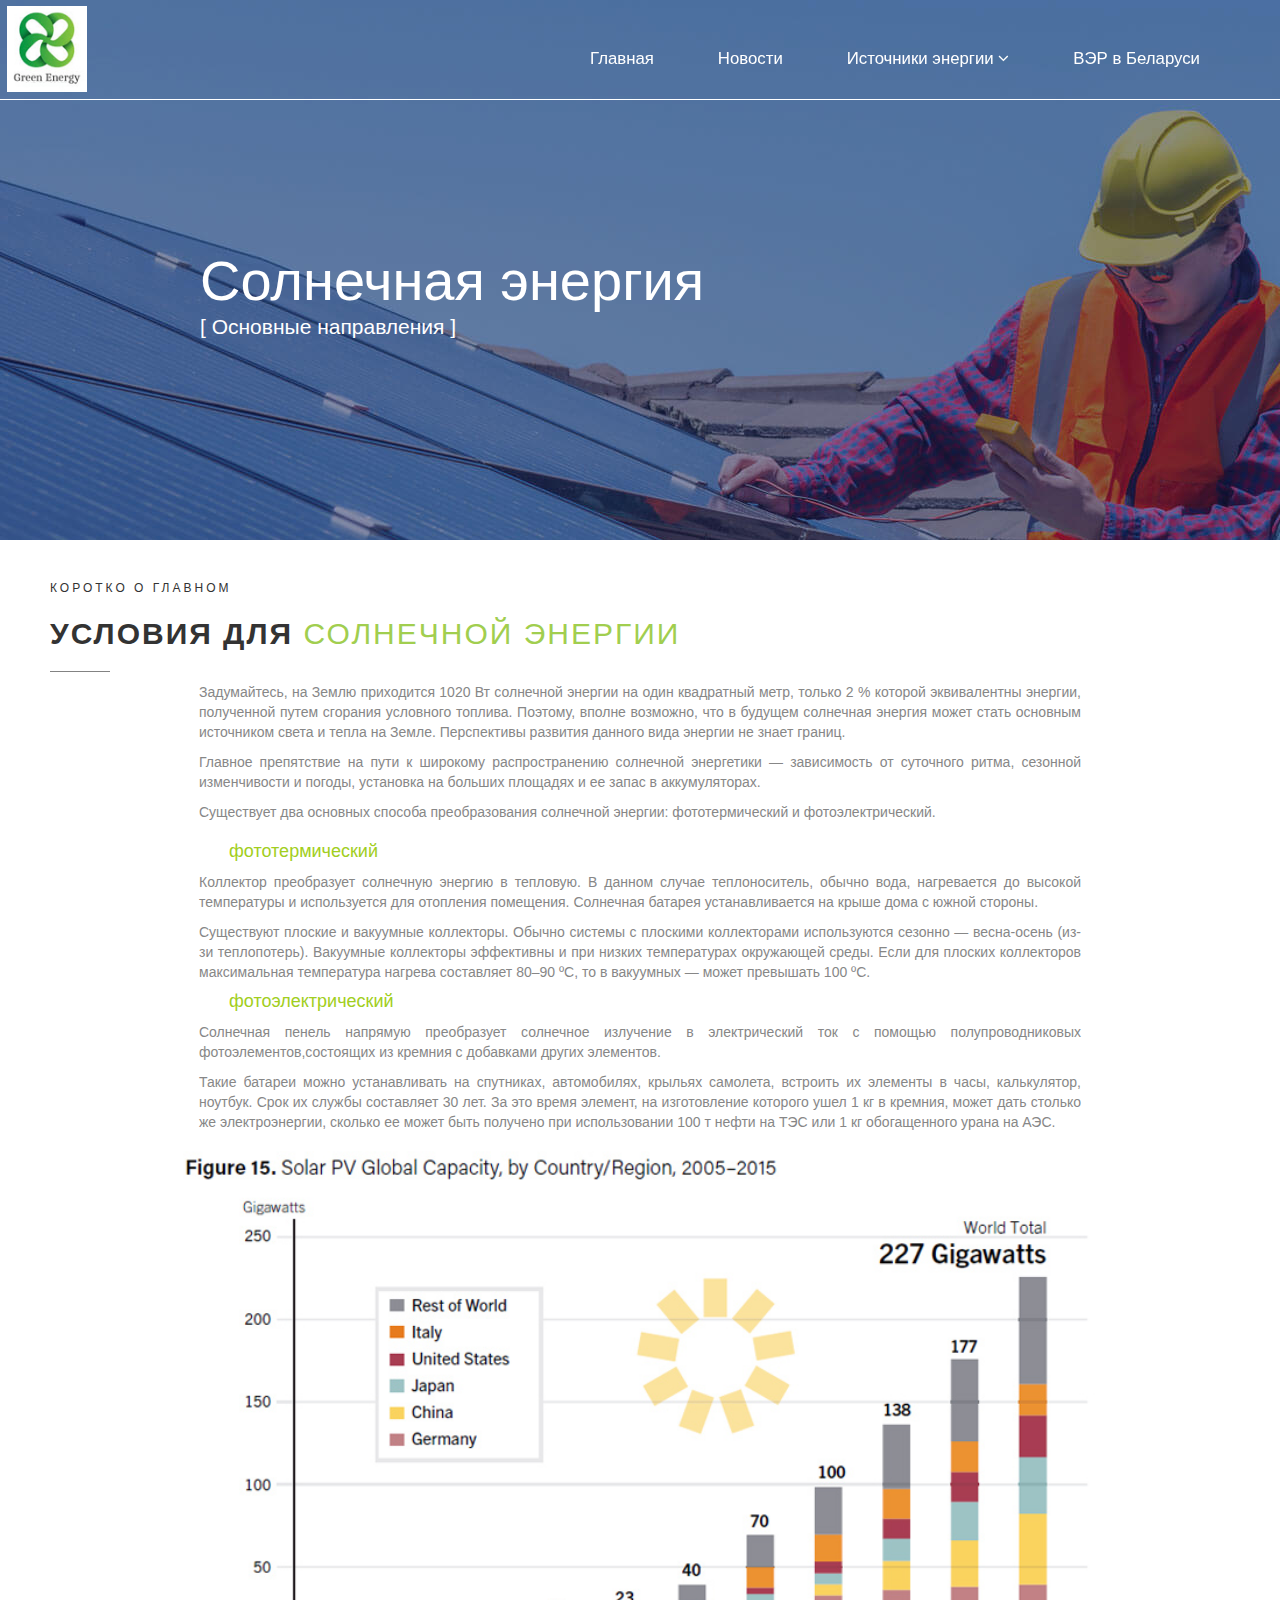
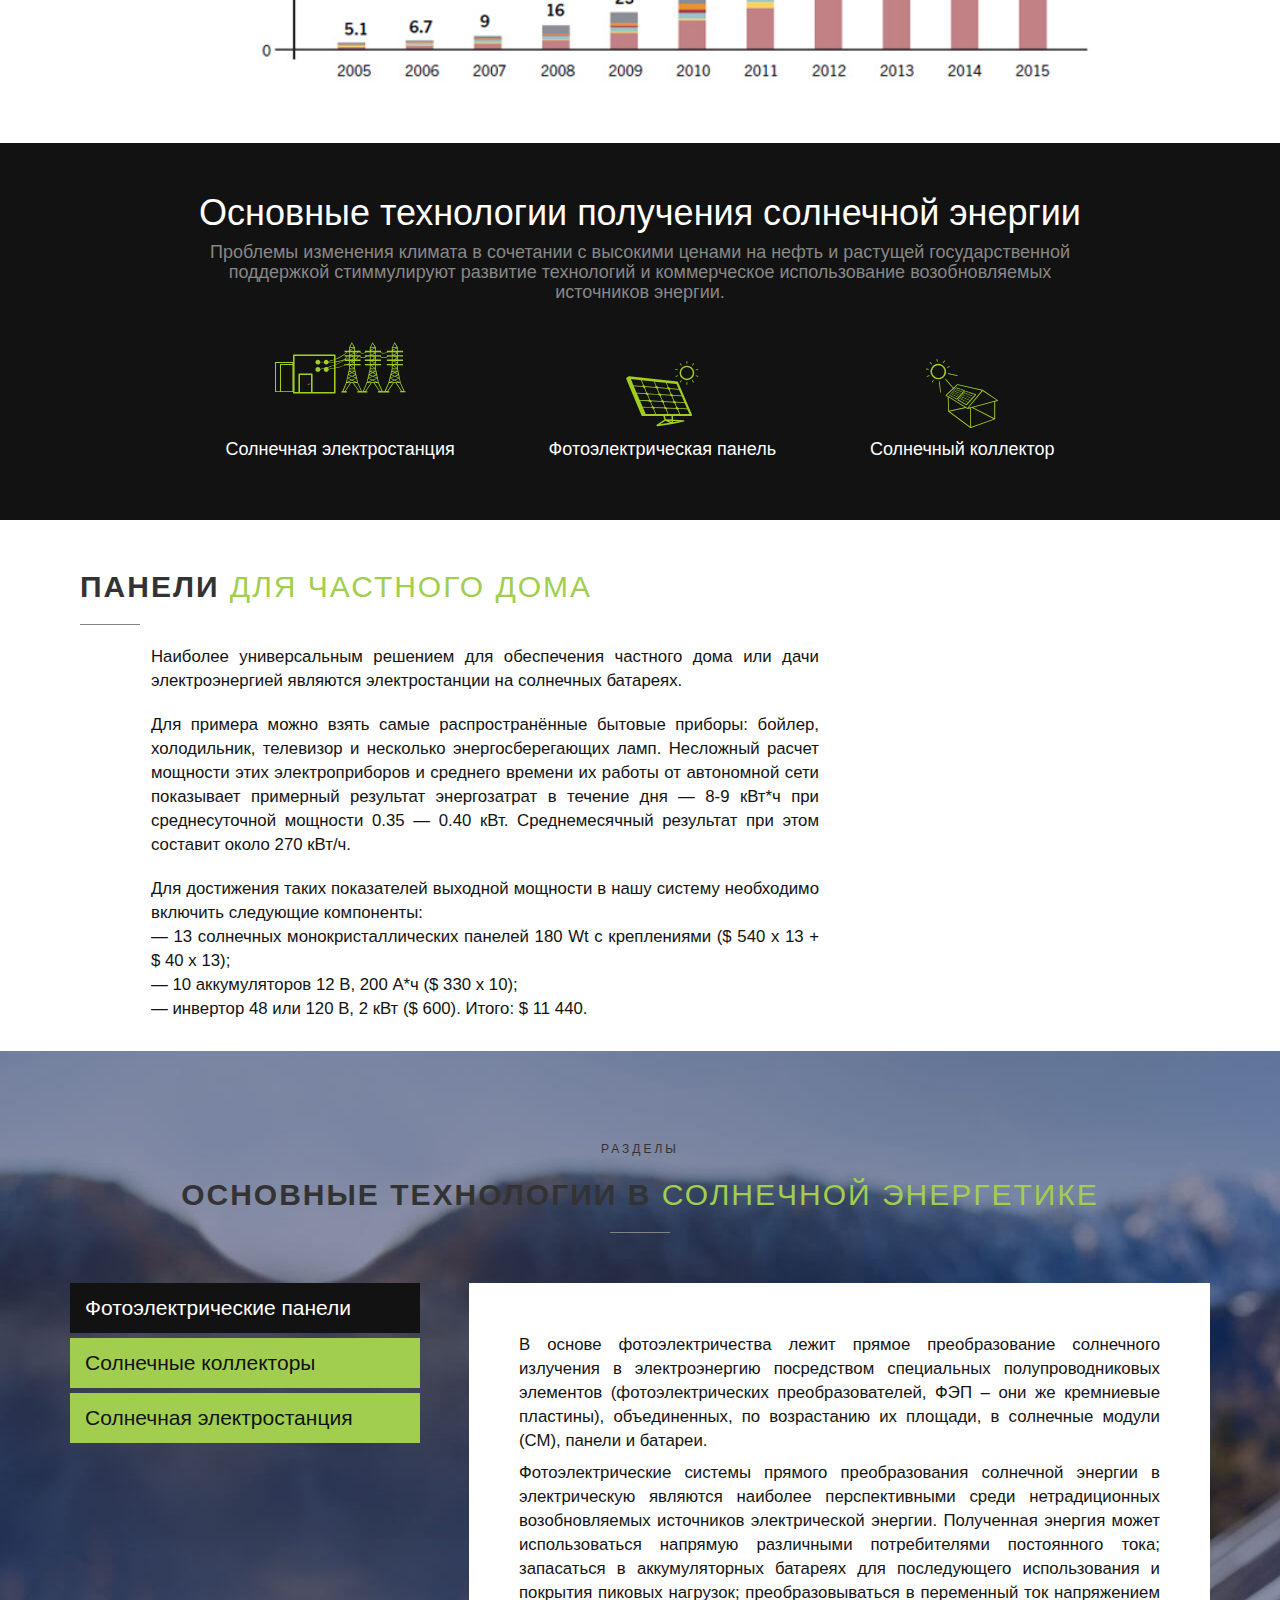
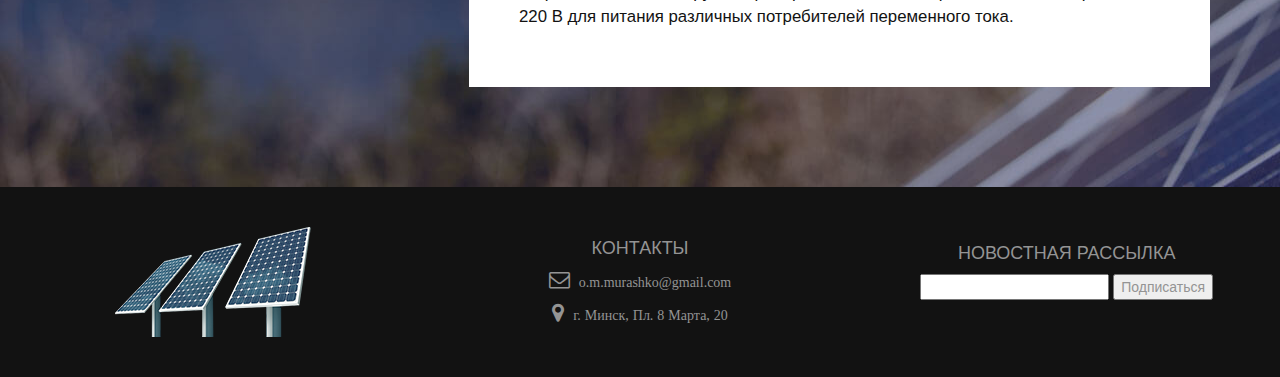
<file: solar_energy.html>
<!doctype html>
<html>

<head>
  <meta charset="UTF-8">
  <meta name="viewport" content="width=device-width, initial-scale=1.0">

  <link rel="stylesheet" type="text/css" href="styles.css">
  <link href="https://fonts.googleapis.com/css?family=Roboto" rel="stylesheet">
  <link href="assets/materia-icons/materia-icons.css" rel="stylesheet">
  <link rel="stylesheet" type="text/css" href="assets/font-awesome/css/font-awesome.css">
  <script src="assets/jquery/jquery.min.js"></script>
  <script src="assets/jquery-parallax/parallax.min.js"></script>

  <script type="text/javascript" src="common.js"></script>
  <script type="text/javascript" src="menu.js"></script>

  <link rel="stylesheet" href="https://maxcdn.bootstrapcdn.com/bootstrap/3.3.7/css/bootstrap.min.css">
  <script src="https://ajax.googleapis.com/ajax/libs/jquery/3.3.1/jquery.min.js"></script>
  <script src="https://maxcdn.bootstrapcdn.com/bootstrap/3.3.7/js/bootstrap.min.js"></script>

  <title>Энергия солнца</title>

</head>

<body>

  <!-- HEADER -->
  <header id="header-container">

    <!-- LOGO -->
    <div id="logo">
      <a href="index.html">
        <img src="images/logo.jpg" alt="Логотип сайта">
      </a>
    </div>
    <!-- LOGO -->

    <!-- MENU -->
    <nav>
      <label for="show-menu" class="show-menu">
        <i class="fa fa-bars"></i>
      </label>
      <input type="checkbox" id="show-menu" class="show-menu-trigger">

      <ul class="menu">
        <li>
          <a href="index.html">Главная</a>
        </li>
        <li>
          <a href="news.html">Новости</a>
        </li>
        <li>
          <a href="#">Источники энергии
            <i class="fa fa-angle-down" aria-hidden="true"></i>
            </i>
            </i>
          </a>
          <ul class="sub-menu">
            <li>
              <a href="wind_energy.html">Энергия ветра</a>
            </li>
            <li>
              <a href="solar_energy.html">Энергия солнца
                <i class="fa fa-angle-right" aria-hidden="true"></i>
                </i>
              </a>
              <ul class="hidden2 sub-menu">
                <li>
                  <a href="solar_energy.html#tab-solar">Фотоэлектрические панели</a>
                </li>
                <li>
                  <a href="solar_energy.html#tab-solar">Солнечные коллекторы</a>
                </li>
                <li>
                  <a href="solar_energy.html#tab-solar">Cолнечная электростанция </a>
                </li>
              </ul>
            </li>
            <li>
              <a href="hydro_energy.html">Энергия воды</a>
            </li>
          </ul>
        </li>
        <li>
          <a href="in_Belarus.html">ВЭР в Беларуси</a>
        </li>
      </ul>

    </nav>

  </header>
  <!-- HEADER CONTAINER -->

  <!-- slider -->
  <div class="main-img-page-container main-img-page">
    <img src="images/solar_main.jpg" alt="Изображение солнечных панелей">
    <div class="main-text-page-left">
      <h1 class="main-headline">Солнечная энергия</h1>
      <p class="second-headline"> [ Основные направления ]</p>
    </div>

  </div>
  <!-- slider -->

  <!-- CONTEXT -->
  <div class="container-solar_energy">

    <div class="container-box-block1">

      <div class="headline-text-left">
        <p>Коротко о главном</p>
        <h1>Условия для
          <span>солнечной энергии </span>
        </h1>
      </div>
      <div class="box">

        <div class="container-text">

          <div class="box-text1">
            <p>Задумайтесь, на Землю приходится 1020 Вт солнечной энергии на один квадратный метр, только 2 % которой эквивалентны
              энергии, полученной путем сгорания условного топлива. Поэтому, вполне возможно, что в будущем солнечная энергия
              может стать основным источником света и тепла на Земле. Перспективы развития данного вида энергии не знает
              границ.</p>

            <p>Главное препятствие на пути к широкому распространению солнечной энергетики — зависимость от суточного ритма,
              сезонной изменчивости и погоды, установка на больших площадях и ее запас в аккумуляторах.</p>
            <p>Существует два основных способа преобразования солнечной энергии: фототермический и фотоэлектрический.</p>
          </div>

          <div class="preim">
            <h4>фототермический</h4>

            <p>Коллектор преобразует солнечную энергию в тепловую. В данном случае теплоноситель, обычно вода, нагревается до
              высокой температуры и используется для отопления помещения. Солнечная батарея устанавливается на крыше дома
              с южной стороны. </p>
            <p>Cуществуют плоские и вакуумные коллекторы. Обычно системы с плоскими коллекторами используются сезонно — весна-осень
              (из-зи теплопотерь). Вакуумные коллекторы эффективны и при низких температурах окружающей среды. Если для плоских
              коллекторов максимальная температура нагрева составляет 80–90 ºС, то в вакуумных — может превышать 100 ºС.</p>

            <h4>фотоэлектрический</h4>

            <p>Солнечная пенель напрямую преобразует солнечное излучение в электрический ток с помощью полупроводниковых фотоэлементов,состоящих
              из кремния с добавками других элементов.
            </p>
            <p>Такие батареи можно устанавливать на спутниках, автомобилях, крыльях самолета, встроить их элементы в часы, калькулятор,
              ноутбук. Срок их службы составляет 30 лет. За это время элемент, на изготовление которого ушел 1 кг в кремния,
              может дать столько же электроэнергии, сколько ее может быть получено при использовании 100 т нефти на ТЭС или
              1 кг обогащенного урана на АЭС.</p>

          </div>
        </div>
        <div class="diagram">
          <img src="images/solar-diagram.jpeg" alt="Диаграмма использования солнечной энергии по странам">
        </div>
      </div>
    </div>
  </div>


  <div class="black-line">
    <h1>Основные технологии получения солнечной энергии</h1>

    <h4 class="grey">Проблемы изменения климата в сочетании с высокими ценами на нефть и растущей государственной поддержкой стиммулируют
      развитие технологий и коммерческое использование возобновляемых источников энергии. </h4>

    <div class="row">
      <div class="black-line-item1">
        <i class="materia-icon-power-housing-with-power-lines"></i>
        <div class="black-line-text">
          <h4 class="black-line-headline">Солнечная электростанция</h4>
        </div>
      </div>
    </div>

    <div class="row">
      <div class="black-line-item2">
        <i class="materia-icon-solar-panel-in-sunlight-1"></i>
        <div class="black-line-text">
          <h4 class="black-line-headline">Фотоэлектрическая панель</h4>
        </div>
      </div>
    </div>

    <div class="row">
      <div class="black-line-item3">
        <i class="materia-icon-house-with-solar-panel-installed"></i>
        <div class="black-line-text">
          <h4 class="black-line-headline">Солнечный коллектор</h4>
        </div>
      </div>
    </div>
  </div>

  <div class="parallax-window earth" data-parallax="scroll" data-position="300px -220px" data-image-src="images/index-bg-1.png">
    <div class="bg-container text-justify">
        <div class="headline-text-left">
            
            <h1>Панели
              <span>для частного дома </span>
            </h1>
          </div>
      <p>
          Наиболее универсальным решением для обеспечения частного дома или дачи электроэнергией являются электростанции на солнечных батареях.
      </p>
      <p>Для примера можно взять самые распространённые бытовые приборы: бойлер, холодильник, телевизор и несколько энергосберегающих ламп. 
        Несложный расчет мощности этих электроприборов и среднего времени их работы от автономной сети показывает примерный результат энергозатрат 
        в течение дня — 8-9 кВт*ч при среднесуточной мощности 0.35 — 0.40 кВт. Среднемесячный результат при этом составит около 270 кВт/ч.</p>
        <p>Для достижения таких показателей выходной мощности в нашу систему необходимо включить следующие компоненты:<br />

            — 13 солнечных монокристаллических панелей 180 Wt с креплениями ($ 540 x 13 + $ 40 x 13);<br />
           
            — 10 аккумуляторов 12 В, 200 А*ч ($ 330 x 10);<br />
            
            — инвертор 48 или 120 В, 2 кВт ($ 600).
            
            Итого: $ 11 440.</p>
    </div>
  </div>

  <section class="section-tab-solar" id="tab-solar">
    <div class="headline-text-center">
      <p>Разделы</p>
      <h2> Основные технологии в
        <span> солнечной энергетике</span>
      </h2>
    </div>


    <div class="container">
      <div class="tabs vertical-tabs">

        <ul class="nav nav-tabs">
          <li class="active">
            <a href="#tab-1" data-toggle="tab">Фотоэлектрические панели</a>
          </li>
          <li>
            <a href="#tab-2" data-toggle="tab">Солнечные коллекторы</a>
          </li>
          <li>
            <a href="#tab-3" data-toggle="tab">Солнечная электростанция</a>
          </li>

        </ul>

        <div class="tab-content">
          <div class="tab-pane fade in active" id="tab-1">

            <p>В основе фотоэлектричества лежит прямое преобразование солнечного излучения в электроэнергию посредством специальных
              полупроводниковых элементов (фотоэлектрических преобразователей, ФЭП – они же кремниевые пластины), объединенных,
              по возрастанию их площади, в солнечные модули (СМ), панели и батареи. </p>

            <p>Фотоэлектрические системы прямого преобразования солнечной энергии в электрическую являются наиболее перспективными
              среди нетрадиционных возобновляемых источников электрической энергии. Полученная энергия может использоваться
              напрямую различными потребителями постоянного тока; запасаться в аккумуляторных батареях для последующего использования
              и покрытия пиковых нагрузок; преобразовываться в переменный ток напряжением 220 В для питания различных потребителей
              переменного тока.</p>

          </div>
          <!-- tab-pane -->
          <div class="tab-pane fade" id="tab-2">

            <p>Простейшим примером использования энергии солнца является нагрев воды для бытовых нужд в специальных солнечных
              коллекторах. Этот метод широко используется в южных странах, таких как Израиль, Турция, Греция, Китай, Хорватия,
              где энергия солнца очень выгодна.</p>

            <p>Коллекторная трубка Heat pipe - состоит из двух вставленных друг в друга трубок, между которыми находится вакуум.</p>
            <p>За счет вакуума в трубках потери тепла сведены к минимуму. Эффективность использования солнечного излучения близится
              к 100%благодаря специальному селективному покрытию трубки. Из-за этого нагрев происходит быстро - температура
              начинает расти через 2-3 минуты после восхода Солнца.</p>
            <p>Для небольшого частного дома достаточно двух солнечных установок. Они монтируются на крыше и могут обеспечить
              до 70% потребности в горячей воде семьи из 3—4 человек. Стоят коллекторы 600—800$. По мнению специалистов,
              это наиболее доступный и быстроокупаемый вариант использования возобновляемой энергии в нашей стране.</p>
          </div>
          <!-- tab-pane -->
          <div class="tab-pane fade" id="tab-3">

            <p>Солнечная электростанция состоит из 300 тысяч солнечных зеркал (гелиостатов). В окружении этих гелиостатов возвышаются
              почти на 140 метров три башни. Солнечный свет, поступающий в зеркала, нагревает воду, содержащуюся в башнях.
              В результате получается сильно разогретый пар, который вращает вырабатывающие энергию турбины.</p>

            <p>В калифорнийской пустыне Мохаве начата эксплуатация крупнейшей в мире солнечной электростанции Ivanpah Solar
              Electric Generating System, вырабатывающей энергию из тепла, которым одаряет Землю согревающее ее светило.
              Площадь гигантского «зеркала» составляет более 14 квадратных километров. Электростанция построена при поддержке
              таких могучих корпораций, как Google, BrightSource Energy и Bechtel. </p>

          </div>

          <!-- tab-pane -->
        </div>

      </div>
    </div>
    <!-- container -->
  </section>



  <footer>
    <div class="logo">
      <img src="images/footer-image.png" alt="Логотип сайта">
    </div>
    <div>
      <h4>КОНТАКТЫ</h4>
      <p>
        <i class="fa fa-envelope-o" aria-hidden="true"> o.m.murashko@gmail.com</i>
      </p>
      <p>
        <i class="fa fa-map-marker" aria-hidden="true"> г. Минск, Пл. 8 Марта, 20</i>
      </p>
    </div>
    <div>
      <form class="mail" action="o.m.murashko@gmail.com">
        <h4>НОВОСТНАЯ РАССЫЛКА</h4>
        <input type="text" name="email" />
        <input type="submit" name="podpisatsya" value="Подписаться" />
      </form>
    </div>
  </footer>

</body>

</html>
</file>
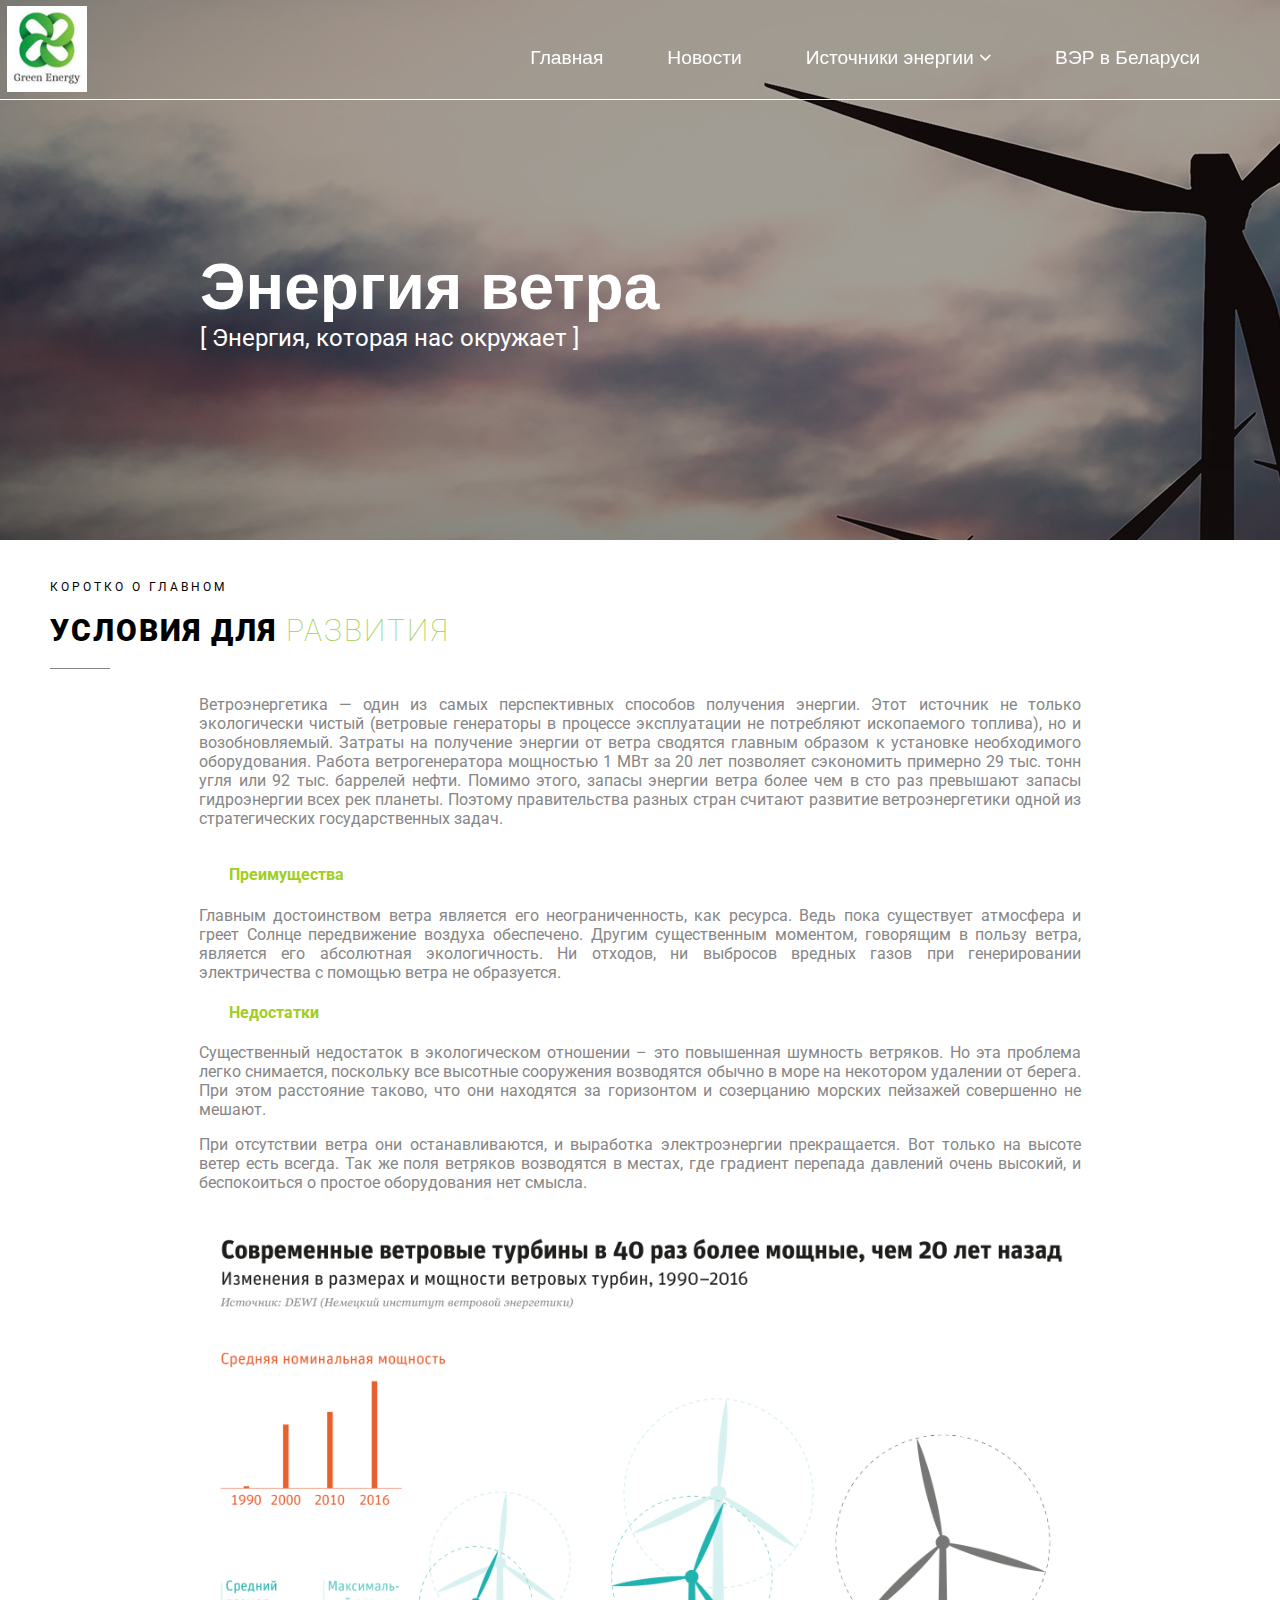
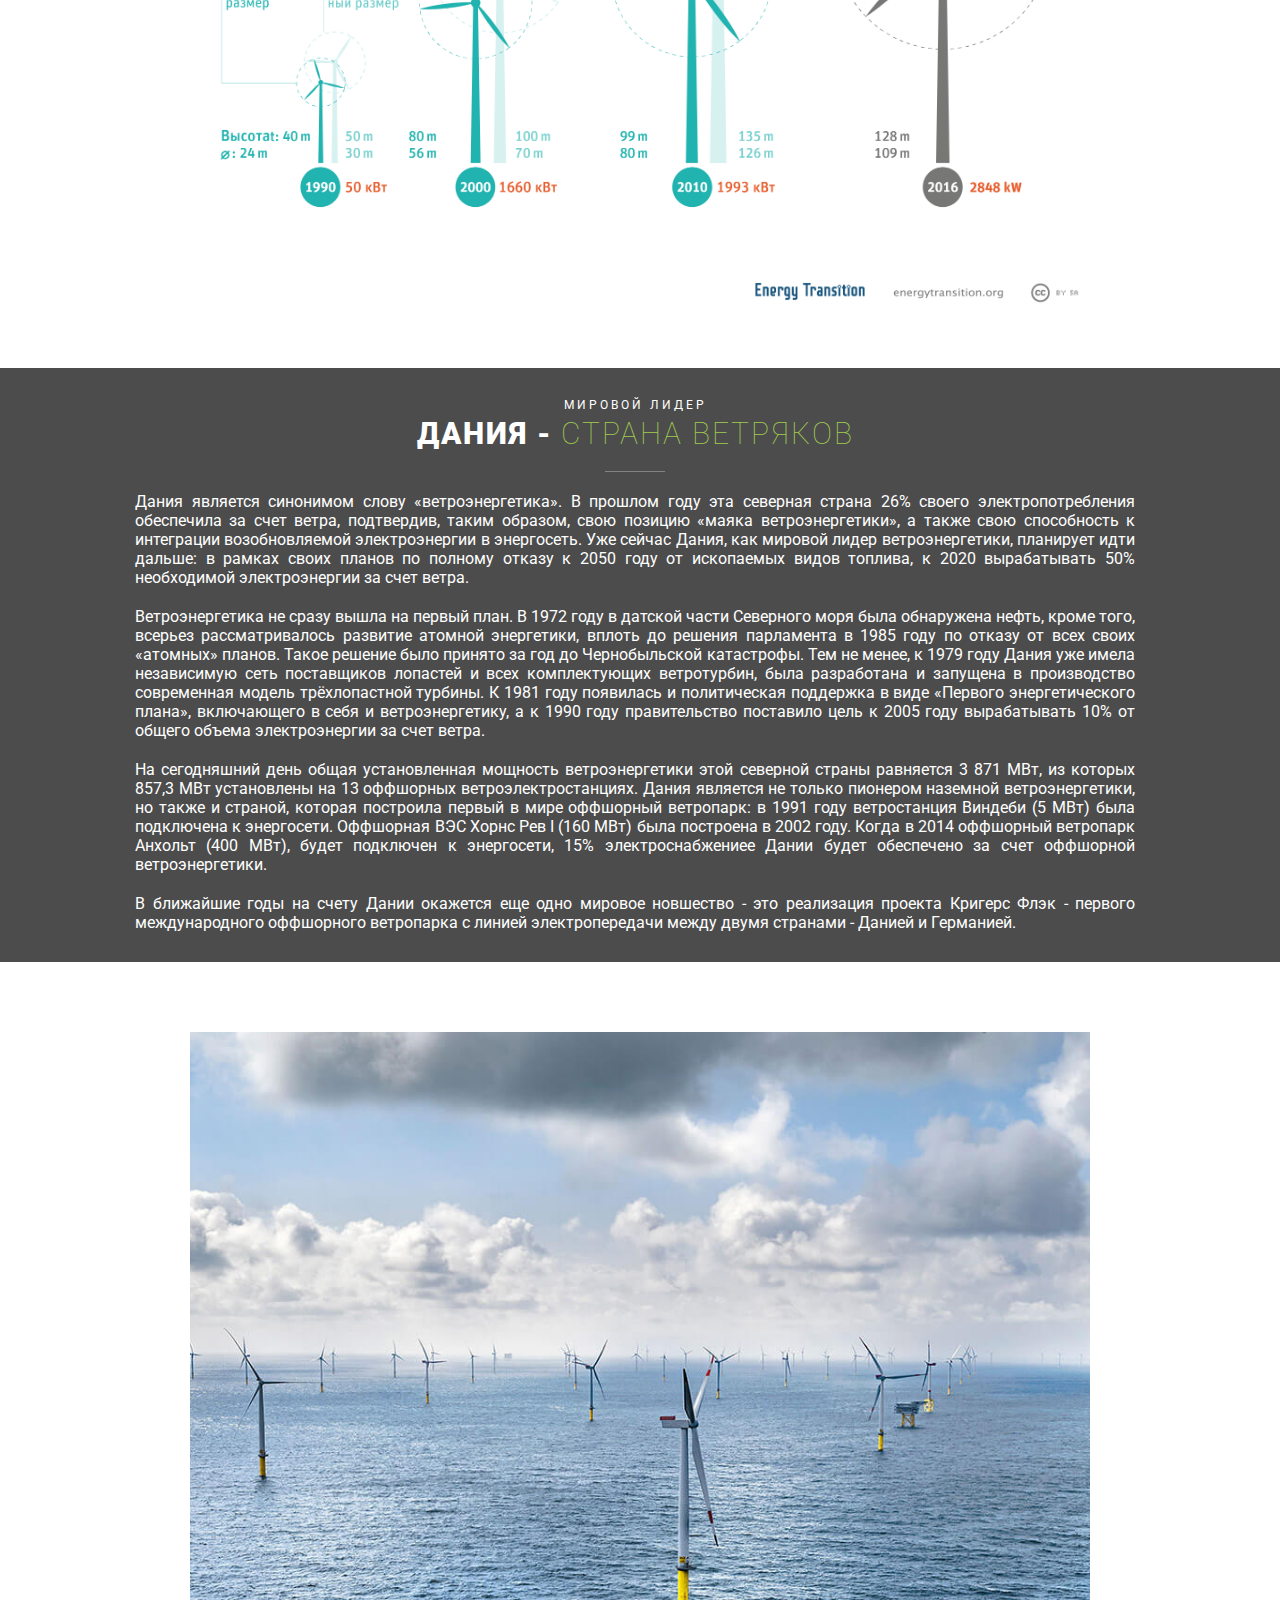
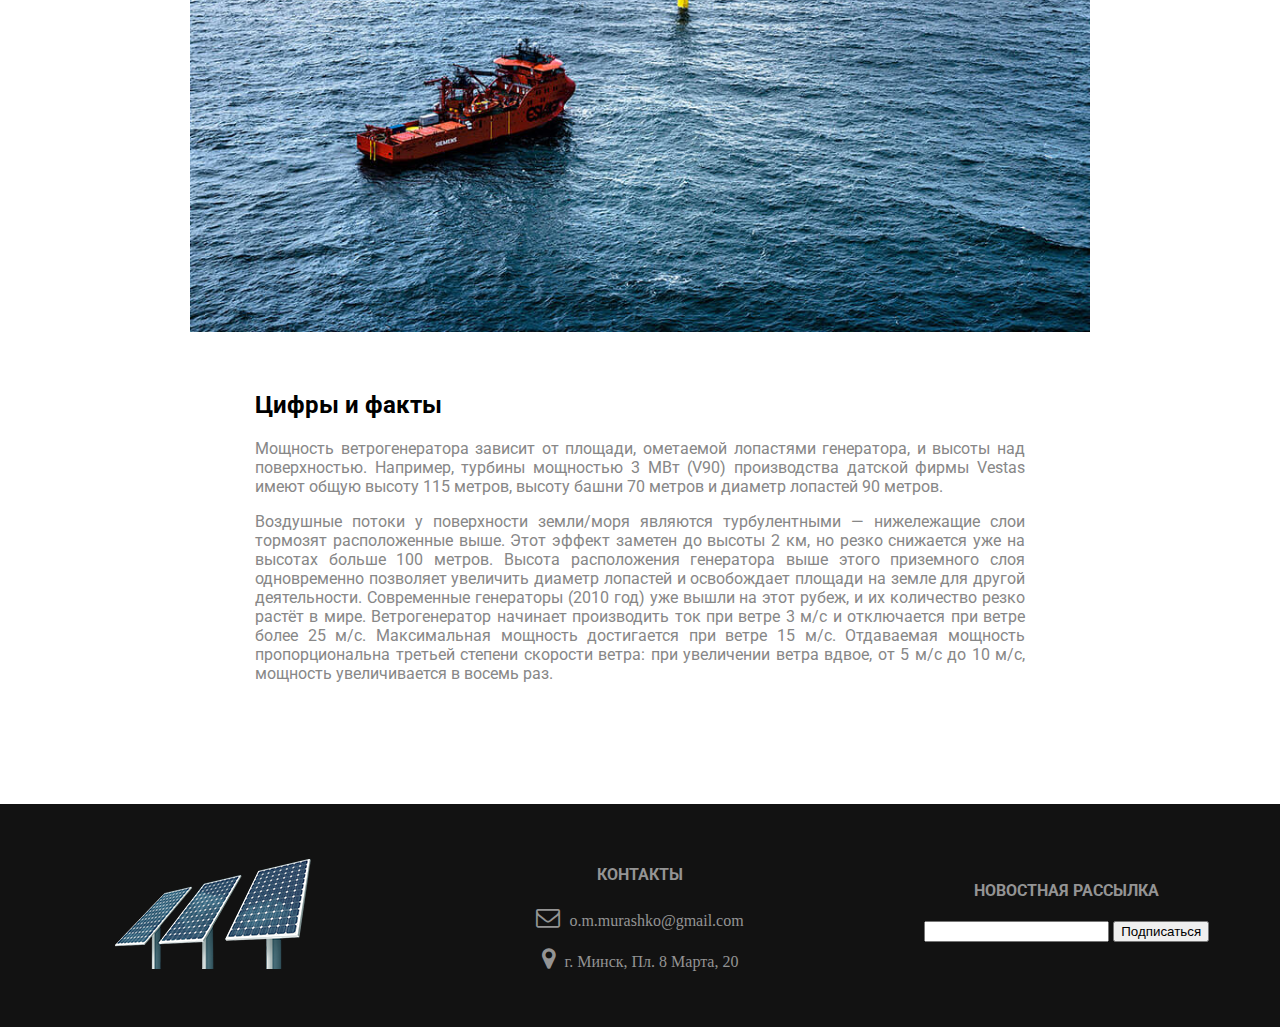
<file: wind_energy.html>
<!doctype html>
<html>

<head>
    <meta charset="UTF-8">
    <meta name="viewport" content="width=device-width, initial-scale=1.0">

    <link rel="stylesheet" type="text/css" href="styles.css">
    <link href="https://fonts.googleapis.com/css?family=Roboto" rel="stylesheet">
    <link href="assets/materia-icons/materia-icons.css" rel="stylesheet">
    <link rel="stylesheet" type="text/css" href="assets/font-awesome/css/font-awesome.css">
    <script src="assets/jquery/jquery.min.js"></script>
    <script src="assets/jquery-parallax/parallax.min.js"></script>

    <script type="text/javascript" src="common.js"></script>
    <script type="text/javascript" src="menu.js"></script>

    <title>Энергия ветра</title>
</head>

<body>

    <!-- HEADER -->
    <header id="header-container">

        <!-- LOGO -->
        <div id="logo">
            <a href="index.html">
                <img src="images/logo.jpg" alt="Логотип сайта">
            </a>
        </div>
        <!-- LOGO -->

        <!-- MENU -->
        <nav>
            <label for="show-menu" class="show-menu">
                <i class="fa fa-bars"></i>
            </label>
            <input type="checkbox" id="show-menu" class="show-menu-trigger">

            <ul class="menu">
                <li>
                    <a href="index.html">Главная</a>
                </li>
                <li>
                    <a href="news.html">Новости</a>
                </li>
                <li>
                    <a href="#">Источники энергии
                        <i class="fa fa-angle-down" aria-hidden="true"></i>
                        </i>
                        </i>
                    </a>
                    <ul class="hidden sub-menu">
                        <li>
                            <a href="wind_energy.html">Энергия ветра</a>
                        </li>
                        <li>
                            <a href="solar_energy.html">Энергия солнца
                                <i class="fa fa-angle-right" aria-hidden="true"></i>
                                </i>
                            </a>
                            <ul class="hidden2 sub-menu">
                                <li>
                                    <a href="solar_energy.html#tab-solar">Фотоэлектрические панели</a>
                                </li>
                                <li>
                                    <a href="solar_energy.html#tab-solar">Солнечные коллекторы</a>
                                </li>
                                <li>
                                    <a href="solar_energy.html#tab-solar">Cолнечная электростанция</a>
                                </li>
                            </ul>
                        </li>
                        <li>
                            <a href="hydro_energy.html">Энергия воды</a>
                        </li>
                    </ul>
                </li>
                <li>
                    <a href="in_Belarus.html">ВЭР в Беларуси</a>
                </li>
            </ul>

        </nav>

    </header>
    <!-- HEADER CONTAINER -->

    <!-- slider -->
    <div class="main-img-page-container main-img-page">
        <img src="images/wind_main.jpg" alt="Изображение ветровых электрогенераторов">
        <div class="main-text-page-left">
            <h1 class="main-headline">Энергия ветра</h1>
            <p class="second-headline"> [ Энергия, которая нас окружает ]</p>
        </div>

    </div>

    <div class="container-box-block1">

        <div class="headline-text-left">
            <p>Коротко о главном</p>
            <h1>Условия для
                <span>развития </span>
            </h1>
        </div>
        <div class="box">

            <div class="container-text">

                <div class="box-text">
                    <p>Ветроэнергетика — один из самых перспективных способов получения энергии. Этот источник не только экологически
                        чистый (ветровые генераторы в процессе эксплуатации не потребляют ископаемого топлива), но и возобновляемый.
                        Затраты на получение энергии от ветра сводятся главным образом к установке необходимого оборудования.
                        Работа ветрогенератора мощностью 1 МВт за 20 лет позволяет сэкономить примерно 29 тыс. тонн угля
                        или 92 тыс. баррелей нефти. Помимо этого, запасы энергии ветра более чем в сто раз превышают запасы
                        гидроэнергии всех рек планеты. Поэтому правительства разных стран считают развитие ветроэнергетики
                        одной из стратегических государственных задач.</p>
                </div>
                <div class="preim">
                    <h4>Преимущества</h4>
                    <p>
                        Главным достоинством ветра является его неограниченность, как ресурса. Ведь пока существует атмосфера и греет Солнце передвижение
                        воздуха обеспечено. Другим существенным моментом, говорящим в пользу ветра, является его абсолютная
                        экологичность. Ни отходов, ни выбросов вредных газов при генерировании электричества с помощью ветра
                        не образуется.
                    </p>

                    <h4>Недостатки</h4>
                    <p>Существенный недостаток в экологическом отношении – это повышенная шумность ветряков. Но эта проблема
                        легко снимается, поскольку все высотные сооружения возводятся обычно в море на некотором удалении
                        от берега. При этом расстояние таково, что они находятся за горизонтом и созерцанию морских пейзажей
                        совершенно не мешают.</p>
                    <p>При отсутствии ветра они останавливаются, и выработка электроэнергии прекращается. Вот только на высоте
                        ветер есть всегда. Так же поля ветряков возводятся в местах, где градиент перепада давлений очень
                        высокий, и беспокоиться о простое оборудования нет смысла.

                </div>

            </div>
            <div class="diagram">
                <img src="images/wind3.png" alt="Диаграмма развития внтровой энергетики">
            </div>
        </div>

    </div>

    <!-- LINE-->
    <div class="opacity">
        <div class="parallax-window" data-parallax="scroll" data-image-src="images/wind-bg1.jpg">
            <div class="headline-text-center">
                <p>Мировой лидер</p>
                <h2>Дания -
                    <span>страна ветряков</span>
                </h2>
            </div>
            <p class="justify">
                Дания является синонимом слову «ветроэнергетика». В прошлом году эта северная страна 26% своего электропотребления обеспечила
                за счет ветра, подтвердив, таким образом, свою позицию «маяка ветроэнергетики», а также свою способность
                к интеграции возобновляемой электроэнергии в энергосеть. Уже сейчас Дания, как мировой лидер ветроэнергетики,
                планирует идти дальше: в рамках своих планов по полному отказу к 2050 году от ископаемых видов топлива, к
                2020 вырабатывать 50% необходимой электроэнергии за счет ветра.
            </p>
            <p class="justify"> Ветроэнергетика не сразу вышла на первый план. В 1972 году в датской части Северного моря была обнаружена нефть,
                кроме того, всерьез рассматривалось развитие атомной энергетики, вплоть до решения парламента в 1985 году
                по отказу от всех своих «атомных» планов. Такое решение было принято за год до Чернобыльской катастрофы.
                Тем не менее, к 1979 году Дания уже имела независимую сеть поставщиков лопастей и всех комплектующих ветротурбин,
                была разработана и запущена в производство современная модель трёхлопастной турбины. К 1981 году появилась
                и политическая поддержка в виде «Первого энергетического плана», включающего в себя и ветроэнергетику, а
                к 1990 году правительство поставило цель к 2005 году вырабатывать 10% от общего объема электроэнергии за
                счет ветра.
            </p>
            <p class="justify">На сегодняшний день общая установленная мощность ветроэнергетики этой северной страны равняется 3 871 МВт, из
                которых 857,3 МВт установлены на 13 оффшорных ветроэлектростанциях. Дания является не только пионером наземной
                ветроэнергетики, но также и страной, которая построила первый в мире оффшорный ветропарк: в 1991 году ветростанция
                Виндеби (5 МВт) была подключена к энергосети. Оффшорная ВЭС Хорнс Рев I (160 МВт) была построена в 2002 году.
                Когда в 2014 оффшорный ветропарк Анхольт (400 МВт), будет подключен к энергосети, 15% электроснабжениее Дании
                будет обеспечено за счет оффшорной ветроэнергетики.
            </p>
            <p class="justify">
                В ближайшие годы на счету Дании окажется еще одно мировое новшество - это реализация проекта Кригерс Флэк - первого международного
                оффшорного ветропарка с линией электропередачи между двумя странами - Данией и Германией.
            </p>
        </div>
    </div>


    <div class="container-box2">
        <div class="box2-img">
            <img src="images/wind.jpg" alt="Изображение ветроустановок">
        </div>
        <div class="box2-text-container">
            <div class="box2-text">
                <h2>Цифры и факты</h2>
                <p class="justify"> Мощность ветрогенератора зависит от площади, ометаемой лопастями генератора, и высоты над поверхностью. Например,
                    турбины мощностью 3 МВт (V90) производства датской фирмы Vestas имеют общую высоту 115 метров, высоту
                    башни 70 метров и диаметр лопастей 90 метров.</p>
                <p>Воздушные потоки у поверхности земли/моря являются турбулентными — нижележащие слои тормозят расположенные
                    выше. Этот эффект заметен до высоты 2 км, но резко снижается уже на высотах больше 100 метров. Высота
                    расположения генератора выше этого приземного слоя одновременно позволяет увеличить диаметр лопастей
                    и освобождает площади на земле для другой деятельности. Современные генераторы (2010 год) уже вышли на
                    этот рубеж, и их количество резко растёт в мире. Ветрогенератор начинает производить ток при ветре 3
                    м/с и отключается при ветре более 25 м/с. Максимальная мощность достигается при ветре 15 м/с. Отдаваемая
                    мощность пропорциональна третьей степени скорости ветра: при увеличении ветра вдвое, от 5 м/с до 10 м/с,
                    мощность увеличивается в восемь раз.</p>
            </div>
        </div>
    </div>

    <footer>
        <div class="logo">
            <img src="images/footer-image.png" alt="Логотип сайта">
        </div>
        <div>
            <h4>КОНТАКТЫ</h4>
            <p>
                <i class="fa fa-envelope-o" aria-hidden="true"> o.m.murashko@gmail.com</i>
            </p>
            <p>
                <i class="fa fa-map-marker" aria-hidden="true"> г. Минск, Пл. 8 Марта, 20</i>
            </p>
        </div>
        <div>
            <form class="mail" action="o.m.murashko@gmail.com">
                <h4>НОВОСТНАЯ РАССЫЛКА</h4>
                <input type="text" name="email" />
                <input type="submit" name="podpisatsya" value="Подписаться" />
            </form>
        </div>

    </footer>

</body>

</html>
</file>
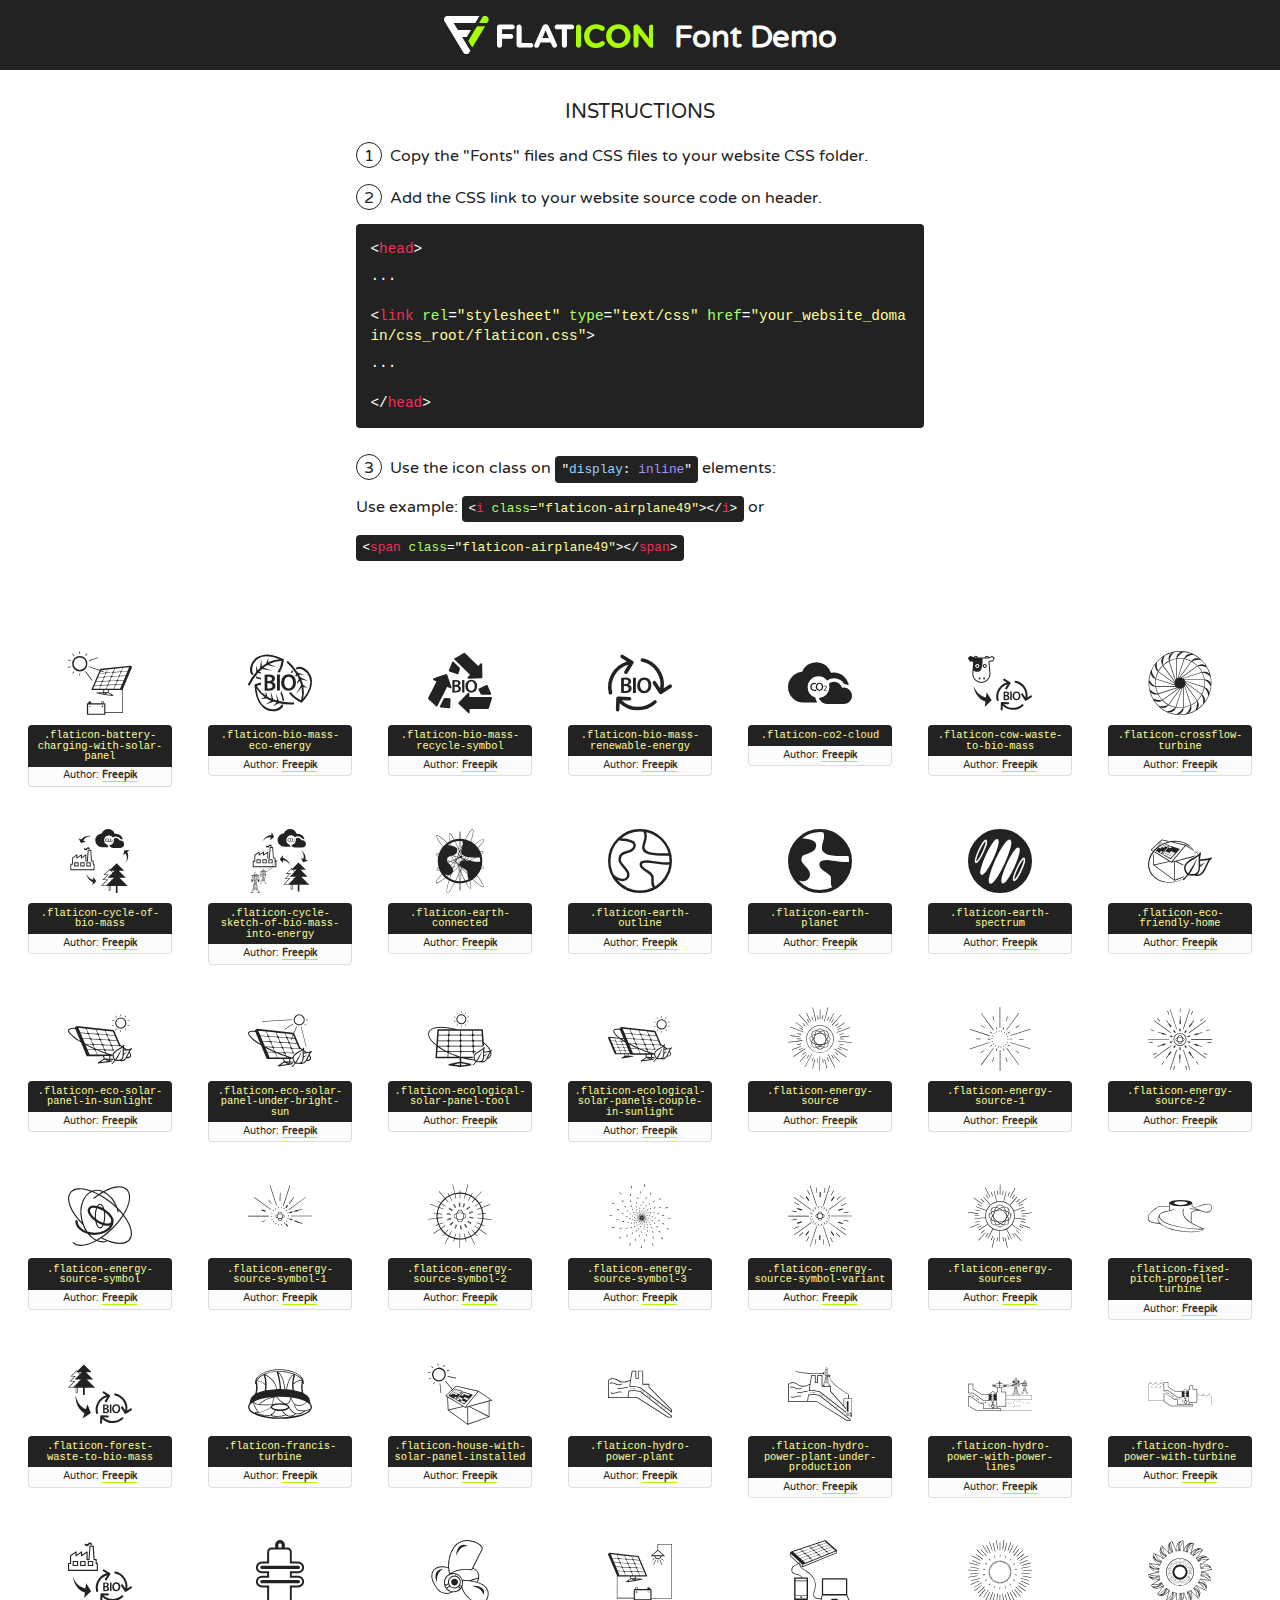
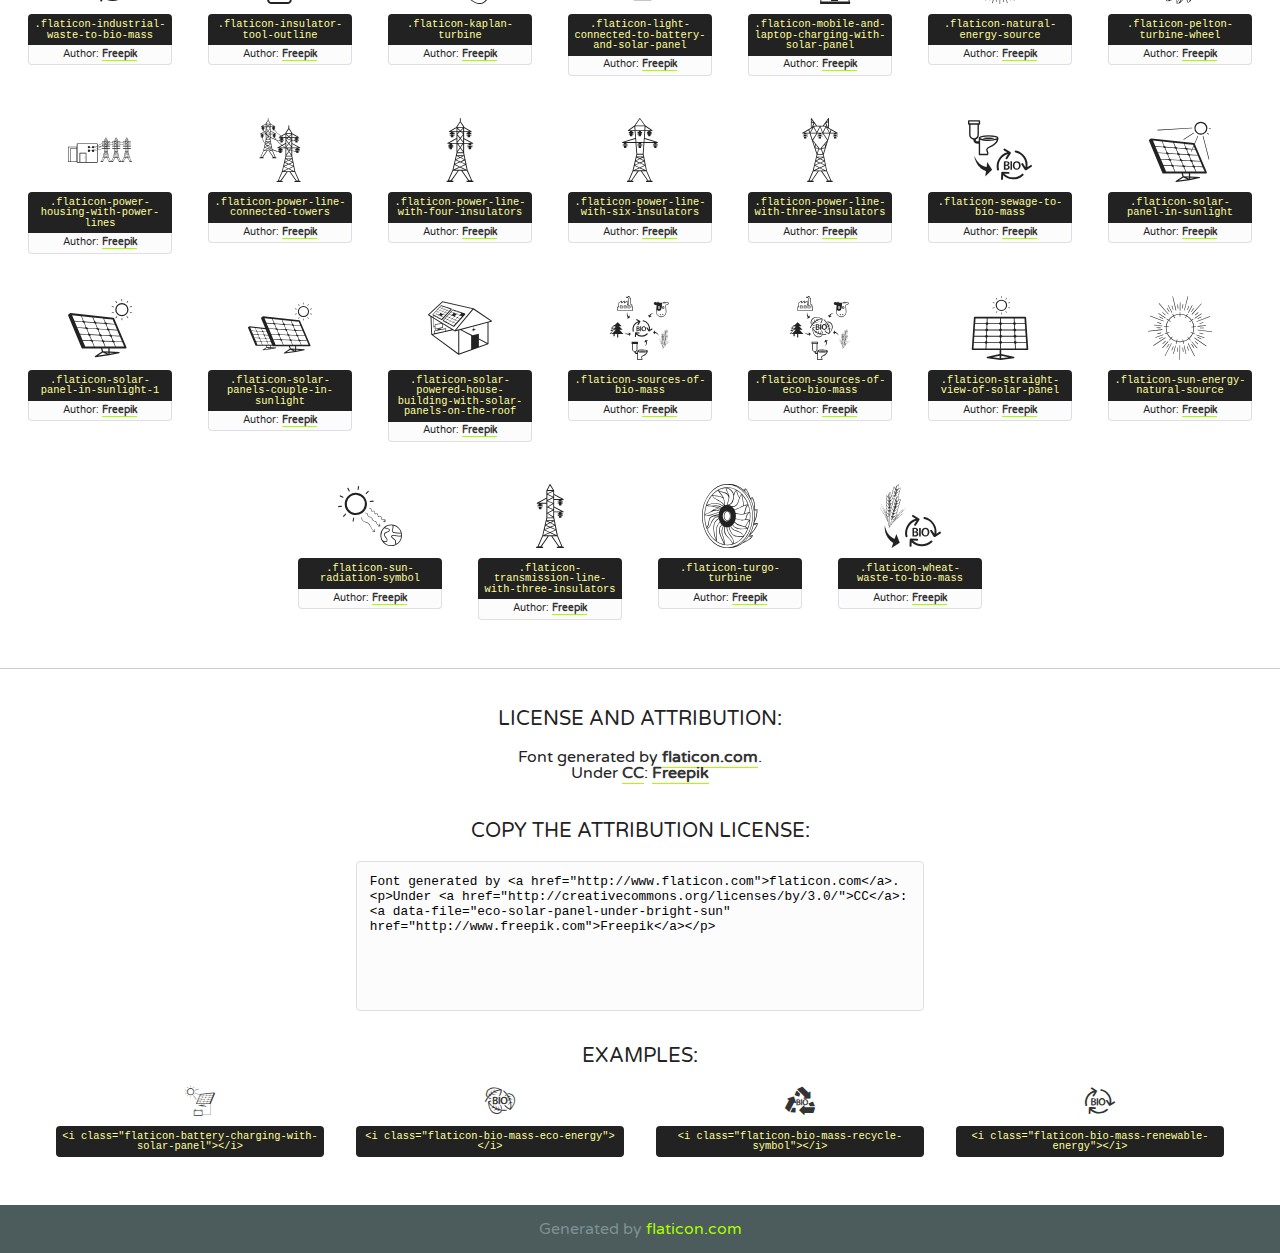
<file: assets/materia-icons/font/flaticon.html>
<!DOCTYPE html>
<!--
  Flaticon icon font: Flaticon
  Creation date: 22/06/2016 15:04
-->
<html>
<!DOCTYPE html>
<html>

<head>
    <title>Flaticon WebFont</title>
    <link href="http://fonts.googleapis.com/css?family=Varela+Round" rel="stylesheet" type="text/css" />
    <link rel="stylesheet" type="text/css" href="flaticon.css">
    <meta charset="UTF-8">
    <style>
    html, body, div, span, applet, object, iframe,
    h1, h2, h3, h4, h5, h6, p, blockquote, pre,
    a, abbr, acronym, address, big, cite, code,
    del, dfn, em, img, ins, kbd, q, s, samp,
    small, strike, strong, sub, sup, tt, var,
    b, u, i, center,
    dl, dt, dd, ol, ul, li,
    fieldset, form, label, legend,
    table, caption, tbody, tfoot, thead, tr, th, td,
    article, aside, canvas, details, embed, 
    figure, figcaption, footer, header, hgroup, 
    menu, nav, output, ruby, section, summary,
    time, mark, audio, video {
        margin: 0;
        padding: 0;
        border: 0;
        font-size: 100%;
        font: inherit;
        vertical-align: baseline;
    }
    /* HTML5 display-role reset for older browsers */
    article, aside, details, figcaption, figure, 
    footer, header, hgroup, menu, nav, section {
        display: block;
    }
    body {
        line-height: 1;
    }
    ol, ul {
        list-style: none;
    }
    blockquote, q {
        quotes: none;
    }
    blockquote:before, blockquote:after,
    q:before, q:after {
        content: '';
        content: none;
    }
    table {
        border-collapse: collapse;
        border-spacing: 0;
    }
    body {
        font-family: 'Varela Round', Helvetica, Arial, sans-serif;
        font-size: 16px;
        color: #222;
    }
    a {
        color: #333;
        border-bottom: 1px solid #a9fd00;
        font-weight: bold;
        text-decoration: none;
    }
    * {
        -moz-box-sizing: border-box;
        -webkit-box-sizing: border-box;
        box-sizing: border-box;
        margin: 0;
        padding: 0;
    }
    [class^="flaticon-"]:before, [class*=" flaticon-"]:before, [class^="flaticon-"]:after, [class*=" flaticon-"]:after {
        font-family: Flaticon;
        font-size: 30px;
        font-style: normal;
        margin-left: 20px;
        color: #333;
    }
    .wrapper {
        max-width: 600px;
        margin: auto;
        padding: 0 1em;
    }
    .title {
        font-size: 1.25em;
        text-align: center;
        margin-bottom: 1em;
        text-transform: uppercase;
    }
    header {
        text-align: center;
        background-color: #222;
        color: #fff;
        padding: 1em;
    }
    header .logo {
        width: 210px;
        height: 38px;
        display: inline-block;
        vertical-align: middle;
        margin-right: 1em;
        border: none;
    }
    header strong {
        font-size: 1.95em;
        font-weight: bold;
        vertical-align: middle;
        margin-top: 5px;
        display: inline-block;
    }
    .demo {
        margin: 2em auto;
        line-height: 1.25em;
    }
    .demo ul li {
        margin-bottom: 1em;
    }
    .demo ul li .num {
        color: #222;
        border-radius: 20px;
        display: inline-block;
        width: 26px;
        padding: 3px;
        height: 26px;
        text-align: center;
        margin-right: 0.5em;
        border: 1px solid #222;
    }
    .demo ul li code {
        background-color: #222;
        border-radius: 4px;
        padding: 0.25em 0.5em;
        display: inline-block;
        color: #fff;
        font-family: Consolas,Monaco,Lucida Console,Liberation Mono,DejaVu Sans Mono,Bitstream Vera Sans Mono,Courier New, monospace;
        font-weight: lighter;
        margin-top: 1em;
        font-size: 0.8em;
        word-break: break-all;
    }
    .demo ul li code.big {
        padding: 1em;
        font-size: 0.9em;
    }
    .demo ul li code .red {
        color: #EF3159;
    }
    .demo ul li code .green {
        color: #ACFF65;
    }
    .demo ul li code .yellow {
        color: #FFFF99;
    }
    .demo ul li code .blue {
        color: #99D3FF;
    }
    .demo ul li code .purple {
        color: #A295FF;
    }
    .demo ul li code .dots {
        margin-top: 0.5em;
        display: block;
    }
    #glyphs {
        border-bottom: 1px solid #ccc;
        padding: 2em 0;
        text-align: center;
    }
    .glyph {
        display: inline-block;
        width: 9em;
        margin: 1em;
        text-align: center;
        vertical-align: top;
        background: #FFF;
    }
    .glyph .glyph-icon {
        padding: 10px;
        display: block;
        font-family:"Flaticon";
        font-size: 64px;
        line-height: 1;
    }
    .glyph .glyph-icon:before {
        font-size: 64px;
        color: #222;
        margin-left: 0;
    }
    .class-name {
        font-size: 0.65em;
        background-color: #222;
        color: #fff;
        border-radius: 4px 4px 0 0;
        padding: 0.5em;
        color: #FFFF99;
        font-family: Consolas,Monaco,Lucida Console,Liberation Mono,DejaVu Sans Mono,Bitstream Vera Sans Mono,Courier New, monospace;
    }
    .author-name {
        font-size: 0.6em;
        background-color: #fcfcfd;
        border: 1px solid #DEDEE4;
        border-top: 0;
        border-radius: 0 0 4px 4px;
        padding: 0.5em;
    }
    .class-name:last-child {
        font-size: 10px;
        color:#888;
    }
    .class-name:last-child a {
        font-size: 10px;
        color:#555;
    }
    .class-name:last-child a:hover {
        color:#a9fd00;
    }
    .glyph > input {
        display: block;
        width: 100px;
        margin: 5px auto;
        text-align: center;
        font-size: 12px;
        cursor: text;
    }
    .glyph > input.icon-input {
        font-family:"Flaticon";
        font-size: 16px;
        margin-bottom: 10px;
    }
    .attribution .title {
        margin-top: 2em;
    }
    .attribution textarea {
        background-color: #fcfcfd;
        padding: 1em;
        border: none;
        box-shadow: none;
        border: 1px solid #DEDEE4;
        border-radius: 4px;
        resize: none;
        width: 100%;
        height: 150px;
        font-size: 0.8em;
        font-family: Consolas,Monaco,Lucida Console,Liberation Mono,DejaVu Sans Mono,Bitstream Vera Sans Mono,Courier New, monospace;
        -webkit-appearance: none;
    }
    .iconsuse {
        margin: 2em auto;
        text-align: center;
        max-width: 1200px;
    }
    .iconsuse:after {
        content: '';
        display: table;
        clear: both;
    }
    .iconsuse .image {
        float: left;
        width: 25%;
        padding: 0 1em;
    }
    .iconsuse .image p {
        margin-bottom: 1em;
    }
    .iconsuse .image span {
        display: block;
        font-size: 0.65em;
        background-color: #222;
        color: #fff;
        border-radius: 4px;
        padding: 0.5em;
        color: #FFFF99;
        margin-top: 1em;
        font-family: Consolas,Monaco,Lucida Console,Liberation Mono,DejaVu Sans Mono,Bitstream Vera Sans Mono,Courier New, monospace;
    }
    #footer {
        text-align: center;
        background-color: #4C5B5C;
        color: #7c9192;
        padding: 1em;
    }
    #footer a {
        border: none;
        color: #a9fd00;
        font-weight: normal;
    }
    @media (max-width: 960px) {
        .iconsuse .image {
            width: 50%;
        }
    }
    @media (max-width: 560px) {
        .iconsuse .image {
            width: 100%;
        }
    }
    </style>
</head>

<body class="characters-off">

    <header>
        <a href="http://www.flaticon.com" target="_blank" class="logo">
            <svg version="1.1" xmlns="http://www.w3.org/2000/svg" xmlns:xlink="http://www.w3.org/1999/xlink" xmlns:a="http://ns.adobe.com/AdobeSVGViewerExtensions/3.0/" viewBox="0 0 560.875 102.036" enable-background="new 0 0 560.875 102.036" xml:space="preserve">
                <defs>
                </defs>
                <g>
                    <g class="letters">
                        <path fill="#ffffff" d="M141.596,29.675c0-3.777,2.985-6.767,6.764-6.767h34.438c3.426,0,6.15,2.728,6.15,6.15
                        c0,3.43-2.724,6.149-6.15,6.149h-27.674v13.091h23.719c3.429,0,6.151,2.724,6.151,6.15c0,3.43-2.723,6.149-6.151,6.149h-23.719
                        v17.574c0,3.773-2.986,6.761-6.764,6.761c-3.779,0-6.764-2.989-6.764-6.761V29.675z"></path>
                        <path fill="#ffffff" d="M193.844,29.149c0-3.781,2.985-6.767,6.764-6.767c3.776,0,6.763,2.985,6.763,6.767v42.957h25.039
                        c3.426,0,6.149,2.726,6.149,6.153c0,3.425-2.723,6.15-6.149,6.15h-31.802c-3.779,0-6.764-2.986-6.764-6.768V29.149z"></path>
                        <path fill="#ffffff" d="M241.891,75.71l21.438-48.407c1.492-3.341,4.215-5.357,7.906-5.357h0.792
                        c3.686,0,6.323,2.017,7.815,5.357l21.439,48.407c0.436,0.967,0.701,1.845,0.701,2.723c0,3.602-2.809,6.501-6.414,6.501
                        c-3.161,0-5.269-1.845-6.499-4.655l-4.132-9.661h-27.059l-4.301,10.102c-1.144,2.631-3.426,4.214-6.237,4.214
                        c-3.517,0-6.24-2.81-6.24-6.325C241.1,77.64,241.451,76.677,241.891,75.71z M279.932,58.666l-8.521-20.297l-8.526,20.297H279.932
                        z"></path>
                        <path fill="#ffffff" d="M314.864,35.387H301.86c-3.429,0-6.239-2.813-6.239-6.238c0-3.429,2.811-6.24,6.239-6.24h39.533
                        c3.426,0,6.237,2.811,6.237,6.24c0,3.425-2.811,6.238-6.237,6.238h-13.001v42.785c0,3.773-2.99,6.761-6.764,6.761
                        c-3.779,0-6.764-2.989-6.764-6.761V35.387z"></path>
                        <path fill="#A9FD00" d="M352.615,29.149c0-3.781,2.985-6.767,6.767-6.767c3.774,0,6.761,2.985,6.761,6.767v49.024
                        c0,3.773-2.987,6.761-6.761,6.761c-3.781,0-6.767-2.989-6.767-6.761V29.149z"></path>
                        <path fill="#A9FD00" d="M374.132,53.836v-0.179c0-17.481,13.178-31.801,32.065-31.801c9.22,0,15.459,2.458,20.557,6.238
                        c1.402,1.054,2.637,2.985,2.637,5.357c0,3.692-2.985,6.59-6.681,6.59c-1.845,0-3.071-0.702-4.044-1.319
                        c-3.776-2.813-7.729-4.393-12.562-4.393c-10.364,0-17.831,8.611-17.831,19.154v0.173c0,10.542,7.291,19.329,17.831,19.329
                        c5.715,0,9.492-1.756,13.359-4.834c1.049-0.874,2.458-1.491,4.039-1.491c3.429,0,6.325,2.813,6.325,6.236
                        c0,2.106-1.056,3.78-2.282,4.834c-5.539,4.834-12.036,7.733-21.878,7.733C387.572,85.464,374.132,71.493,374.132,53.836z"></path>
                        <path fill="#A9FD00" d="M433.009,53.836v-0.179c0-17.481,13.79-31.801,32.766-31.801c18.981,0,32.592,14.143,32.592,31.628v0.173
                        c0,17.483-13.785,31.807-32.769,31.807C446.625,85.464,433.009,71.32,433.009,53.836z M484.224,53.836v-0.179
                        c0-10.539-7.725-19.326-18.626-19.326c-10.893,0-18.449,8.611-18.449,19.154v0.173c0,10.542,7.73,19.329,18.626,19.329
                        C476.676,72.986,484.224,64.378,484.224,53.836z"></path>
                        <path fill="#A9FD00" d="M506.233,29.321c0-3.774,2.99-6.763,6.767-6.763h1.401c3.252,0,5.183,1.583,7.029,3.953l26.093,34.265
                        V29.059c0-3.692,2.99-6.677,6.681-6.677c3.683,0,6.671,2.985,6.671,6.677v48.934c0,3.78-2.987,6.765-6.764,6.765h-0.436
                        c-3.257,0-5.188-1.581-7.034-3.953l-27.056-35.492v32.944c0,3.687-2.985,6.676-6.678,6.676c-3.683,0-6.673-2.989-6.673-6.676
                        V29.321z"></path>
                    </g>
                    <g class="insignia">
                        <path fill="#ffffff" d="M48.372,56.137h12.517l11.156-18.537H37.186L25.688,18.539h57.825L94.668,0H9.271
                        C5.925,0,2.842,1.801,1.198,4.716c-1.644,2.907-1.593,6.482,0.134,9.343l50.38,83.501c1.678,2.781,4.689,4.476,7.938,4.476
                        c3.246,0,6.257-1.695,7.935-4.476l2.898-4.804L48.372,56.137z"></path>
                        <g class="i">
                            <path fill="#A9FD00" d="M93.575,18.539h0.031v0.004l21.652,0.004l2.705-4.488c1.727-2.861,1.778-6.436,0.133-9.343
                            C116.454,1.801,113.371,0,110.026,0h-5.294L93.575,18.539z"></path>
                            <polygon fill="#A9FD00" points="88.291,27.356 64.725,66.486 75.519,84.404 109.942,27.356"></polygon>
                        </g>
                    </g>
                </g>
            </svg>
        </a>
        <strong>Font Demo</strong>
    </header>


    <section class="demo wrapper">

        <p class="title">Instructions</p>

        <ul>
            <li>
                <span class="num">1</span>Copy the "Fonts" files and CSS files to your website CSS folder.
            </li>
            <li>
                <span class="num">2</span>Add the CSS link to your website source code on header.
                <code class="big">
                    &lt;<span class="red">head</span>&gt;
                    <br/><span class="dots">...</span>
                    <br/>&lt;<span class="red">link</span> <span class="green">rel</span>=<span class="yellow">"stylesheet"</span> <span class="green">type</span>=<span class="yellow">"text/css"</span> <span class="green">href</span>=<span class="yellow">"your_website_domain/css_root/flaticon.css"</span>&gt;
                    <br/><span class="dots">...</span>
                    <br/>&lt;/<span class="red">head</span>&gt;
                </code>
            </li>

            <li>
                <p>
                    <span class="num">3</span>Use the icon class on <code>"<span class="blue">display</span>:<span class="purple"> inline</span>"</code> elements:
                    <br />
                    Use example: <code>&lt;<span class="red">i</span> <span class="green">class</span>=<span class="yellow">&quot;flaticon-airplane49&quot;</span>&gt;&lt;/<span class="red">i</span>&gt;</code> or <code>&lt;<span class="red">span</span> <span class="green">class</span>=<span class="yellow">&quot;flaticon-airplane49&quot;</span>&gt;&lt;/<span class="red">span</span>&gt;</code>
            </li>
        </ul>

    </section>




   <section id="glyphs">          
    
      
        <div class="glyph"><div class="glyph-icon flaticon-battery-charging-with-solar-panel"></div>
            <div class="class-name">.flaticon-battery-charging-with-solar-panel</div>
            <div class="author-name">Author: <a data-file="battery-charging-with-solar-panel" href="http://www.freepik.com">Freepik</a> </div> 
        </div>        
        
        <div class="glyph"><div class="glyph-icon flaticon-bio-mass-eco-energy"></div>
            <div class="class-name">.flaticon-bio-mass-eco-energy</div>
            <div class="author-name">Author: <a data-file="bio-mass-eco-energy" href="http://www.freepik.com">Freepik</a> </div> 
        </div>        
        
        <div class="glyph"><div class="glyph-icon flaticon-bio-mass-recycle-symbol"></div>
            <div class="class-name">.flaticon-bio-mass-recycle-symbol</div>
            <div class="author-name">Author: <a data-file="bio-mass-recycle-symbol" href="http://www.freepik.com">Freepik</a> </div> 
        </div>        
        
        <div class="glyph"><div class="glyph-icon flaticon-bio-mass-renewable-energy"></div>
            <div class="class-name">.flaticon-bio-mass-renewable-energy</div>
            <div class="author-name">Author: <a data-file="bio-mass-renewable-energy" href="http://www.freepik.com">Freepik</a> </div> 
        </div>        
        
        <div class="glyph"><div class="glyph-icon flaticon-co2-cloud"></div>
            <div class="class-name">.flaticon-co2-cloud</div>
            <div class="author-name">Author: <a data-file="co2-cloud" href="http://www.freepik.com">Freepik</a> </div> 
        </div>        
        
        <div class="glyph"><div class="glyph-icon flaticon-cow-waste-to-bio-mass"></div>
            <div class="class-name">.flaticon-cow-waste-to-bio-mass</div>
            <div class="author-name">Author: <a data-file="cow-waste-to-bio-mass" href="http://www.freepik.com">Freepik</a> </div> 
        </div>        
        
        <div class="glyph"><div class="glyph-icon flaticon-crossflow-turbine"></div>
            <div class="class-name">.flaticon-crossflow-turbine</div>
            <div class="author-name">Author: <a data-file="crossflow-turbine" href="http://www.freepik.com">Freepik</a> </div> 
        </div>        
        
        <div class="glyph"><div class="glyph-icon flaticon-cycle-of-bio-mass"></div>
            <div class="class-name">.flaticon-cycle-of-bio-mass</div>
            <div class="author-name">Author: <a data-file="cycle-of-bio-mass" href="http://www.freepik.com">Freepik</a> </div> 
        </div>        
        
        <div class="glyph"><div class="glyph-icon flaticon-cycle-sketch-of-bio-mass-into-energy"></div>
            <div class="class-name">.flaticon-cycle-sketch-of-bio-mass-into-energy</div>
            <div class="author-name">Author: <a data-file="cycle-sketch-of-bio-mass-into-energy" href="http://www.freepik.com">Freepik</a> </div> 
        </div>        
        
        <div class="glyph"><div class="glyph-icon flaticon-earth-connected"></div>
            <div class="class-name">.flaticon-earth-connected</div>
            <div class="author-name">Author: <a data-file="earth-connected" href="http://www.freepik.com">Freepik</a> </div> 
        </div>        
        
        <div class="glyph"><div class="glyph-icon flaticon-earth-outline"></div>
            <div class="class-name">.flaticon-earth-outline</div>
            <div class="author-name">Author: <a data-file="earth-outline" href="http://www.freepik.com">Freepik</a> </div> 
        </div>        
        
        <div class="glyph"><div class="glyph-icon flaticon-earth-planet"></div>
            <div class="class-name">.flaticon-earth-planet</div>
            <div class="author-name">Author: <a data-file="earth-planet" href="http://www.freepik.com">Freepik</a> </div> 
        </div>        
        
        <div class="glyph"><div class="glyph-icon flaticon-earth-spectrum"></div>
            <div class="class-name">.flaticon-earth-spectrum</div>
            <div class="author-name">Author: <a data-file="earth-spectrum" href="http://www.freepik.com">Freepik</a> </div> 
        </div>        
        
        <div class="glyph"><div class="glyph-icon flaticon-eco-friendly-home"></div>
            <div class="class-name">.flaticon-eco-friendly-home</div>
            <div class="author-name">Author: <a data-file="eco-friendly-home" href="http://www.freepik.com">Freepik</a> </div> 
        </div>        
        
        <div class="glyph"><div class="glyph-icon flaticon-eco-solar-panel-in-sunlight"></div>
            <div class="class-name">.flaticon-eco-solar-panel-in-sunlight</div>
            <div class="author-name">Author: <a data-file="eco-solar-panel-in-sunlight" href="http://www.freepik.com">Freepik</a> </div> 
        </div>        
        
        <div class="glyph"><div class="glyph-icon flaticon-eco-solar-panel-under-bright-sun"></div>
            <div class="class-name">.flaticon-eco-solar-panel-under-bright-sun</div>
            <div class="author-name">Author: <a data-file="eco-solar-panel-under-bright-sun" href="http://www.freepik.com">Freepik</a> </div> 
        </div>        
        
        <div class="glyph"><div class="glyph-icon flaticon-ecological-solar-panel-tool"></div>
            <div class="class-name">.flaticon-ecological-solar-panel-tool</div>
            <div class="author-name">Author: <a data-file="ecological-solar-panel-tool" href="http://www.freepik.com">Freepik</a> </div> 
        </div>        
        
        <div class="glyph"><div class="glyph-icon flaticon-ecological-solar-panels-couple-in-sunlight"></div>
            <div class="class-name">.flaticon-ecological-solar-panels-couple-in-sunlight</div>
            <div class="author-name">Author: <a data-file="ecological-solar-panels-couple-in-sunlight" href="http://www.freepik.com">Freepik</a> </div> 
        </div>        
        
        <div class="glyph"><div class="glyph-icon flaticon-energy-source"></div>
            <div class="class-name">.flaticon-energy-source</div>
            <div class="author-name">Author: <a data-file="energy-source" href="http://www.freepik.com">Freepik</a> </div> 
        </div>        
        
        <div class="glyph"><div class="glyph-icon flaticon-energy-source-1"></div>
            <div class="class-name">.flaticon-energy-source-1</div>
            <div class="author-name">Author: <a data-file="energy-source-1" href="http://www.freepik.com">Freepik</a> </div> 
        </div>        
        
        <div class="glyph"><div class="glyph-icon flaticon-energy-source-2"></div>
            <div class="class-name">.flaticon-energy-source-2</div>
            <div class="author-name">Author: <a data-file="energy-source-2" href="http://www.freepik.com">Freepik</a> </div> 
        </div>        
        
        <div class="glyph"><div class="glyph-icon flaticon-energy-source-symbol"></div>
            <div class="class-name">.flaticon-energy-source-symbol</div>
            <div class="author-name">Author: <a data-file="energy-source-symbol" href="http://www.freepik.com">Freepik</a> </div> 
        </div>        
        
        <div class="glyph"><div class="glyph-icon flaticon-energy-source-symbol-1"></div>
            <div class="class-name">.flaticon-energy-source-symbol-1</div>
            <div class="author-name">Author: <a data-file="energy-source-symbol-1" href="http://www.freepik.com">Freepik</a> </div> 
        </div>        
        
        <div class="glyph"><div class="glyph-icon flaticon-energy-source-symbol-2"></div>
            <div class="class-name">.flaticon-energy-source-symbol-2</div>
            <div class="author-name">Author: <a data-file="energy-source-symbol-2" href="http://www.freepik.com">Freepik</a> </div> 
        </div>        
        
        <div class="glyph"><div class="glyph-icon flaticon-energy-source-symbol-3"></div>
            <div class="class-name">.flaticon-energy-source-symbol-3</div>
            <div class="author-name">Author: <a data-file="energy-source-symbol-3" href="http://www.freepik.com">Freepik</a> </div> 
        </div>        
        
        <div class="glyph"><div class="glyph-icon flaticon-energy-source-symbol-variant"></div>
            <div class="class-name">.flaticon-energy-source-symbol-variant</div>
            <div class="author-name">Author: <a data-file="energy-source-symbol-variant" href="http://www.freepik.com">Freepik</a> </div> 
        </div>        
        
        <div class="glyph"><div class="glyph-icon flaticon-energy-sources"></div>
            <div class="class-name">.flaticon-energy-sources</div>
            <div class="author-name">Author: <a data-file="energy-sources" href="http://www.freepik.com">Freepik</a> </div> 
        </div>        
        
        <div class="glyph"><div class="glyph-icon flaticon-fixed-pitch-propeller-turbine"></div>
            <div class="class-name">.flaticon-fixed-pitch-propeller-turbine</div>
            <div class="author-name">Author: <a data-file="fixed-pitch-propeller-turbine" href="http://www.freepik.com">Freepik</a> </div> 
        </div>        
        
        <div class="glyph"><div class="glyph-icon flaticon-forest-waste-to-bio-mass"></div>
            <div class="class-name">.flaticon-forest-waste-to-bio-mass</div>
            <div class="author-name">Author: <a data-file="forest-waste-to-bio-mass" href="http://www.freepik.com">Freepik</a> </div> 
        </div>        
        
        <div class="glyph"><div class="glyph-icon flaticon-francis-turbine"></div>
            <div class="class-name">.flaticon-francis-turbine</div>
            <div class="author-name">Author: <a data-file="francis-turbine" href="http://www.freepik.com">Freepik</a> </div> 
        </div>        
        
        <div class="glyph"><div class="glyph-icon flaticon-house-with-solar-panel-installed"></div>
            <div class="class-name">.flaticon-house-with-solar-panel-installed</div>
            <div class="author-name">Author: <a data-file="house-with-solar-panel-installed" href="http://www.freepik.com">Freepik</a> </div> 
        </div>        
        
        <div class="glyph"><div class="glyph-icon flaticon-hydro-power-plant"></div>
            <div class="class-name">.flaticon-hydro-power-plant</div>
            <div class="author-name">Author: <a data-file="hydro-power-plant" href="http://www.freepik.com">Freepik</a> </div> 
        </div>        
        
        <div class="glyph"><div class="glyph-icon flaticon-hydro-power-plant-under-production"></div>
            <div class="class-name">.flaticon-hydro-power-plant-under-production</div>
            <div class="author-name">Author: <a data-file="hydro-power-plant-under-production" href="http://www.freepik.com">Freepik</a> </div> 
        </div>        
        
        <div class="glyph"><div class="glyph-icon flaticon-hydro-power-with-power-lines"></div>
            <div class="class-name">.flaticon-hydro-power-with-power-lines</div>
            <div class="author-name">Author: <a data-file="hydro-power-with-power-lines" href="http://www.freepik.com">Freepik</a> </div> 
        </div>        
        
        <div class="glyph"><div class="glyph-icon flaticon-hydro-power-with-turbine"></div>
            <div class="class-name">.flaticon-hydro-power-with-turbine</div>
            <div class="author-name">Author: <a data-file="hydro-power-with-turbine" href="http://www.freepik.com">Freepik</a> </div> 
        </div>        
        
        <div class="glyph"><div class="glyph-icon flaticon-industrial-waste-to-bio-mass"></div>
            <div class="class-name">.flaticon-industrial-waste-to-bio-mass</div>
            <div class="author-name">Author: <a data-file="industrial-waste-to-bio-mass" href="http://www.freepik.com">Freepik</a> </div> 
        </div>        
        
        <div class="glyph"><div class="glyph-icon flaticon-insulator-tool-outline"></div>
            <div class="class-name">.flaticon-insulator-tool-outline</div>
            <div class="author-name">Author: <a data-file="insulator-tool-outline" href="http://www.freepik.com">Freepik</a> </div> 
        </div>        
        
        <div class="glyph"><div class="glyph-icon flaticon-kaplan-turbine"></div>
            <div class="class-name">.flaticon-kaplan-turbine</div>
            <div class="author-name">Author: <a data-file="kaplan-turbine" href="http://www.freepik.com">Freepik</a> </div> 
        </div>        
        
        <div class="glyph"><div class="glyph-icon flaticon-light-connected-to-battery-and-solar-panel"></div>
            <div class="class-name">.flaticon-light-connected-to-battery-and-solar-panel</div>
            <div class="author-name">Author: <a data-file="light-connected-to-battery-and-solar-panel" href="http://www.freepik.com">Freepik</a> </div> 
        </div>        
        
        <div class="glyph"><div class="glyph-icon flaticon-mobile-and-laptop-charging-with-solar-panel"></div>
            <div class="class-name">.flaticon-mobile-and-laptop-charging-with-solar-panel</div>
            <div class="author-name">Author: <a data-file="mobile-and-laptop-charging-with-solar-panel" href="http://www.freepik.com">Freepik</a> </div> 
        </div>        
        
        <div class="glyph"><div class="glyph-icon flaticon-natural-energy-source"></div>
            <div class="class-name">.flaticon-natural-energy-source</div>
            <div class="author-name">Author: <a data-file="natural-energy-source" href="http://www.freepik.com">Freepik</a> </div> 
        </div>        
        
        <div class="glyph"><div class="glyph-icon flaticon-pelton-turbine-wheel"></div>
            <div class="class-name">.flaticon-pelton-turbine-wheel</div>
            <div class="author-name">Author: <a data-file="pelton-turbine-wheel" href="http://www.freepik.com">Freepik</a> </div> 
        </div>        
        
        <div class="glyph"><div class="glyph-icon flaticon-power-housing-with-power-lines"></div>
            <div class="class-name">.flaticon-power-housing-with-power-lines</div>
            <div class="author-name">Author: <a data-file="power-housing-with-power-lines" href="http://www.freepik.com">Freepik</a> </div> 
        </div>        
        
        <div class="glyph"><div class="glyph-icon flaticon-power-line-connected-towers"></div>
            <div class="class-name">.flaticon-power-line-connected-towers</div>
            <div class="author-name">Author: <a data-file="power-line-connected-towers" href="http://www.freepik.com">Freepik</a> </div> 
        </div>        
        
        <div class="glyph"><div class="glyph-icon flaticon-power-line-with-four-insulators"></div>
            <div class="class-name">.flaticon-power-line-with-four-insulators</div>
            <div class="author-name">Author: <a data-file="power-line-with-four-insulators" href="http://www.freepik.com">Freepik</a> </div> 
        </div>        
        
        <div class="glyph"><div class="glyph-icon flaticon-power-line-with-six-insulators"></div>
            <div class="class-name">.flaticon-power-line-with-six-insulators</div>
            <div class="author-name">Author: <a data-file="power-line-with-six-insulators" href="http://www.freepik.com">Freepik</a> </div> 
        </div>        
        
        <div class="glyph"><div class="glyph-icon flaticon-power-line-with-three-insulators"></div>
            <div class="class-name">.flaticon-power-line-with-three-insulators</div>
            <div class="author-name">Author: <a data-file="power-line-with-three-insulators" href="http://www.freepik.com">Freepik</a> </div> 
        </div>        
        
        <div class="glyph"><div class="glyph-icon flaticon-sewage-to-bio-mass"></div>
            <div class="class-name">.flaticon-sewage-to-bio-mass</div>
            <div class="author-name">Author: <a data-file="sewage-to-bio-mass" href="http://www.freepik.com">Freepik</a> </div> 
        </div>        
        
        <div class="glyph"><div class="glyph-icon flaticon-solar-panel-in-sunlight"></div>
            <div class="class-name">.flaticon-solar-panel-in-sunlight</div>
            <div class="author-name">Author: <a data-file="solar-panel-in-sunlight" href="http://www.freepik.com">Freepik</a> </div> 
        </div>        
        
        <div class="glyph"><div class="glyph-icon flaticon-solar-panel-in-sunlight-1"></div>
            <div class="class-name">.flaticon-solar-panel-in-sunlight-1</div>
            <div class="author-name">Author: <a data-file="solar-panel-in-sunlight-1" href="http://www.freepik.com">Freepik</a> </div> 
        </div>        
        
        <div class="glyph"><div class="glyph-icon flaticon-solar-panels-couple-in-sunlight"></div>
            <div class="class-name">.flaticon-solar-panels-couple-in-sunlight</div>
            <div class="author-name">Author: <a data-file="solar-panels-couple-in-sunlight" href="http://www.freepik.com">Freepik</a> </div> 
        </div>        
        
        <div class="glyph"><div class="glyph-icon flaticon-solar-powered-house-building-with-solar-panels-on-the-roof"></div>
            <div class="class-name">.flaticon-solar-powered-house-building-with-solar-panels-on-the-roof</div>
            <div class="author-name">Author: <a data-file="solar-powered-house-building-with-solar-panels-on-the-roof" href="http://www.freepik.com">Freepik</a> </div> 
        </div>        
        
        <div class="glyph"><div class="glyph-icon flaticon-sources-of-bio-mass"></div>
            <div class="class-name">.flaticon-sources-of-bio-mass</div>
            <div class="author-name">Author: <a data-file="sources-of-bio-mass" href="http://www.freepik.com">Freepik</a> </div> 
        </div>        
        
        <div class="glyph"><div class="glyph-icon flaticon-sources-of-eco-bio-mass"></div>
            <div class="class-name">.flaticon-sources-of-eco-bio-mass</div>
            <div class="author-name">Author: <a data-file="sources-of-eco-bio-mass" href="http://www.freepik.com">Freepik</a> </div> 
        </div>        
        
        <div class="glyph"><div class="glyph-icon flaticon-straight-view-of-solar-panel"></div>
            <div class="class-name">.flaticon-straight-view-of-solar-panel</div>
            <div class="author-name">Author: <a data-file="straight-view-of-solar-panel" href="http://www.freepik.com">Freepik</a> </div> 
        </div>        
        
        <div class="glyph"><div class="glyph-icon flaticon-sun-energy-natural-source"></div>
            <div class="class-name">.flaticon-sun-energy-natural-source</div>
            <div class="author-name">Author: <a data-file="sun-energy-natural-source" href="http://www.freepik.com">Freepik</a> </div> 
        </div>        
        
        <div class="glyph"><div class="glyph-icon flaticon-sun-radiation-symbol"></div>
            <div class="class-name">.flaticon-sun-radiation-symbol</div>
            <div class="author-name">Author: <a data-file="sun-radiation-symbol" href="http://www.freepik.com">Freepik</a> </div> 
        </div>        
        
        <div class="glyph"><div class="glyph-icon flaticon-transmission-line-with-three-insulators"></div>
            <div class="class-name">.flaticon-transmission-line-with-three-insulators</div>
            <div class="author-name">Author: <a data-file="transmission-line-with-three-insulators" href="http://www.freepik.com">Freepik</a> </div> 
        </div>        
        
        <div class="glyph"><div class="glyph-icon flaticon-turgo-turbine"></div>
            <div class="class-name">.flaticon-turgo-turbine</div>
            <div class="author-name">Author: <a data-file="turgo-turbine" href="http://www.freepik.com">Freepik</a> </div> 
        </div>        
        
        <div class="glyph"><div class="glyph-icon flaticon-wheat-waste-to-bio-mass"></div>
            <div class="class-name">.flaticon-wheat-waste-to-bio-mass</div>
            <div class="author-name">Author: <a data-file="wheat-waste-to-bio-mass" href="http://www.freepik.com">Freepik</a> </div> 
        </div>        
        

    </section>



    <section class="attribution wrapper"   style="text-align:center;">

      <div class="title">License and attribution:</div><div class="attrDiv">Font generated by <a href="http://www.flaticon.com">flaticon.com</a>. <div><p>Under <a href="http://creativecommons.org/licenses/by/3.0/">CC</a>: <a data-file="eco-solar-panel-under-bright-sun" href="http://www.freepik.com">Freepik</a></p>  </div>
      </div>
      <div class="title">Copy the Attribution License:</div>

    <textarea onclick="this.focus();this.select();">Font generated by &lt;a href=&quot;http://www.flaticon.com&quot;&gt;flaticon.com&lt;/a&gt;. <p>Under <a href="http://creativecommons.org/licenses/by/3.0/">CC</a>: <a data-file="eco-solar-panel-under-bright-sun" href="http://www.freepik.com">Freepik</a></p>  
     </textarea>

    </section>

    <section class="iconsuse">

          <div class="title">Examples:</div>            
             
            <div class="image">
                <p>
                    <i class="glyph-icon flaticon-battery-charging-with-solar-panel"></i> 
                    <span>&lt;i class=&quot;flaticon-battery-charging-with-solar-panel&quot;&gt;&lt;/i&gt;</span>
                </p>
            </div>
            
            <div class="image">
                <p>
                    <i class="glyph-icon flaticon-bio-mass-eco-energy"></i> 
                    <span>&lt;i class=&quot;flaticon-bio-mass-eco-energy&quot;&gt;&lt;/i&gt;</span>
                </p>
            </div>
            
            <div class="image">
                <p>
                    <i class="glyph-icon flaticon-bio-mass-recycle-symbol"></i> 
                    <span>&lt;i class=&quot;flaticon-bio-mass-recycle-symbol&quot;&gt;&lt;/i&gt;</span>
                </p>
            </div>
            
            <div class="image">
                <p>
                    <i class="glyph-icon flaticon-bio-mass-renewable-energy"></i> 
                    <span>&lt;i class=&quot;flaticon-bio-mass-renewable-energy&quot;&gt;&lt;/i&gt;</span>
                </p>
            </div>
                       
        </div>
                            
    </section>

<div id="footer">
    <div>Generated by <a href="http://www.flaticon.com">flaticon.com</a>
    </div>
</div>



</body>
</html>
</file>
<file: styles.css>
* {
  box-sizing: border-box;
}

html, body {
  margin: 0;
  padding: 0;
  overflow-x: hidden;
}

body {
  font-family: 'Roboto', sans-serif;
  width: 100vw;
}

/***************************** МЕНЮ ******************************/

.slide .inside {
  position: fixed;
  top: 0px;
  height: 100px;
  width: 100vw;
}

.slide nav {
  display: table-cell;
  width: 100vw;
  clear: both;
  vertical-align: middle;
  text-align: center;
}

header {
  width: 100vw;
  height: 100px;
  position: fixed;
  z-index: 1000;
  border-bottom: 1px solid #fff;
}

div#logo {
  padding-top: 6px;
  padding-left: 7px;
  position: absolute;
  width: 65px;
  float: left;
}

div#logo a img {
  width: 80px;
}

.menu {
  right: 50px;
  top: 0;
  position: absolute;
}

ul.menu {
  list-style-type: none;
  padding: 37px 0 37px 0;
  margin: 0;
}

ul.sub-menu {
  width: 208px;
  list-style-type: none;
  padding: 0;
  margin: 0;
  display: none;
  position: absolute;
  top: 100px;
  background-color: rgb(12, 12, 12);
}

ul.menu li {
  display: inline-block;
  margin-left: 30px;
  margin-right: 30px;
  padding-top: 10px;
  text-align: center;
}

ul.menu li a {
  height: 53px;
}

ul.sub-menu li {
  width: 100%;
  display: block;
  margin: 0;
  padding-top: 10px;
}

ul.sub-menu.hidden2 {
  top: 63px;
  left: 200px;
  width: 250px;
  padding-left: 0;
}

ul.sub-menu.hidden2 li a {
  width: 250px;
}

ul.menu li a, ul.sub-menu li a {
  display: block;
  font-family: "Helvetica Neue", Helvetica, Arial, sans-serif;
  color: #fff;
  text-decoration: none;
  font-size: 1.2em;
}

ul.menu li a:hover, ul.sub-menu li a:hover {
  color: rgb(161, 206, 33);
  border-bottom-color: rgb(161, 206, 33);
}

ul.sub-menu li a {
  width: 208px;
  color: rgb(131, 131, 131);
  padding: 10px 0;
  border-bottom: 1px solid rgb(131, 131, 131);
}

ul li a:hover+.sub-menu, .sub-menu:hover, ul li a:hover+.sub-menu, .sub-menu:hover {
  display: block;
}

input.show-menu-trigger[type=checkbox] {
  display: none;
}

input.show-menu-trigger[type=checkbox]:checked~.menu {
  display: block;
}

.show-menu i {
  display: none;
}

@media screen and (max-width: 870px) {
  header {
    background-color: #121212;
  }
  .show-menu {
    font-family: "Helvetica Neue", Helvetica, Arial, sans-serif;
    text-decoration: none;
    color: #fff;
    background: rgb(161, 206, 33);
    display: none;
    position: absolute;
    width: 50px;
    height: 50px;
    right: 25px;
    top: 25px;
    cursor: pointer;
  }
  .show-menu i {
    display: block;
  }
  .show-menu i::before {
    position: absolute;
    top: 17px;
    right: 17px;
  }
  ul.menu {
    background-color: #121212;
    color: #ccc;
    padding-left: 0;
    width: 100%;
    margin-top: 100px;
  }
  ul.menu, ul.sub-menu {
    width: 100%;
    display: none;
    padding: 0;
  }
  ul.sub-menu {
    position: relative;
    top: 0;
  }
  .menu {
    margin-top: 100px;
    right: 0;
  }
  ul.menu li, ul.sub-menu li {
    padding-left: 0;
    padding-top: 5px;
    padding-bottom: 0;
    width: 100%;
    margin: 0;
  }
  ul.menu li a, ul.sub-menu li a {
    width: 100%;
    border-bottom: 1px solid #ccc;
    padding-top: 10px;
    color: #ccc;
  }
  ul.sub-menu.hidden2 {
    top: unset;
    left: unset;
    width: 100%;
  }
  ul.sub-menu.hidden2 li a {
    position: relative;
    width: 100%;
  }
  .show-menu {
    display: block;
  }
  .sub-menu {
    position: relative;
  }
}

.menu-background-when-scrolled {
  background-color: #121212;
  -webkit-transition: background-color 500ms linear;
  -ms-transition: background-color 500ms linear;
  transition: background-color 500ms linear;
}

.menu-background-when-no-scrolled {
  background-color: none;
  -webkit-transition: background-color 500ms linear;
  -ms-transition: background-color 500ms linear;
  transition: background-color 500ms linear;
}

/********************** КАРУСЕЛЬ *************************************/

.main-text-center {
  position: absolute;
  width: 90%;
  height: 100%;
  display: flex;
  align-items: center;
  justify-content: center;
  padding-top: 50px;
}

.main-text-center .main-headline {
  width: 100%;
  text-align: center;
  font-size: 40px;
  color: white;
}

  .bounceInLeft { visibility: visible;
    animation-duration:10s;
    -webkit-animation-name: bounceInLeft;
    animation-name: bounceInLeft;}
  


  @keyframes bounceInLeft{
    0% {opacity:0;
      -webkit-transform:translate3d(-3000px,0,0);
      transform:translate3d(-3000px,0,0)}
    20% {opacity:1;
      -webkit-transform:translate3d(25px,0,0);
      transform:translate3d(25px,0,0)}
    25% {-webkit-transform:translate3d(-10px,0,0);
      transform:translate3d(-10px,0,0)}  
    29% {-webkit-transform:translate3d(5px,0,0);
      transform:translate3d(5px,0,0)}
      70% {-webkit-transform:translate3d(5px,0,0);
        transform:translate3d(5px,0,0)}
      80% {opacity:1;
        -webkit-transform:translate3d(20px,0,0);
        transform:translate3d(20px,0,0)}
      to{opacity:0;
        -webkit-transform:translate3d(-2000px,0,0);
        transform:translate3d(-2000px,0,0)}
  }
 
  .zoomIn {
    visibility: visible;
  animation-duration:10s;
    -webkit-animation-name:zoomIn;
    animation-name:zoomIn;
  }

  @-webkit-keyframes zoomIn{
    0% {opacity:0;
      -webkit-transform:scale3d(.3,.3,.3);
      transform:scale3d(.3,.3,.3)}
    10% {opacity:1;
      transform:scale3d(1,1,1);
    }
    70% {opacity:1;
      transform:scale3d(1,1,1);
    }
    80% {-webkit-transform:scale3d(.3,.3,.3);
      transform:scale3d(.3,.3,.3);
      opacity:0;}
    to {opacity:0;}
  }


  .flipInX {
    visibility: visible;
  animation-duration:5s;
    -webkit-animation-name:flipInX;
    animation-name:flipInX;
  }

  @-webkit-keyframes flipInX {
    0% {-webkit-transform:perspective(400px) rotateX(90deg);
      transform:perspective(400px) rotateX(90deg);
      opacity:0}
      0%,
      40% {-webkit-animation-timing-function:ease-in;
        animation-timing-function:ease-in}
      40%{-webkit-transform:perspective(400px) rotateX(-20deg);
        transform:perspective(400px) rotateX(-20deg)}
      60%{-webkit-transform:perspective(400px) rotateX(10deg);
        transform:perspective(400px) rotateX(10deg);
        opacity:1}
      80% {-webkit-transform:perspective(400px) rotateX(-5deg);
        transform:perspective(400px) rotateX(-5deg)
      }
        to{-webkit-transform:perspective(400px);
          transform:perspective(400px)}
        }




.main-text-center .second-headline {
  width: 100%;
  text-align: center;
  font-size: 20px;
  color: white;
  z-index: 50px;
  position: absolute;
  top: 500px;
}

.prev, .next {
  cursor: pointer;
  position: absolute;
  top: 50%;
  width: auto;
  padding: 16px;
  margin-top: -22px;
  color: white;
  font-weight: bold;
  font-size: 45px;
  transition: 0.6s ease;
  border-radius: 0 3px 3px 0;
}

.next {
  right: 0;
  border-radius: 3px 0 0 3px;
}

.prev:hover, .next:hover {
  background-color: rgba(0, 0, 0, 0.4);
}

@media screen and (max-width: 760px) {
  
  .main-text-center .main-headline {
    width: 80%;
    margin: auto;
    font-size: 30px;
  }
}

/************** по страницам****************/

.main-text-page-left {
  position: absolute;
  top: 250px;
  left: 200px;
  color: #fff;
}

.main-text-page-left .main-headline {
  font-size: 4em;
  font-family: "Helvetica Neue",Helvetica,Arial,sans-serif;
  margin: 0;
}

.main-text-page-left .second-headline {
  font-size: 1.5em;
  margin-top: 0;
}

.main-img-page-container {
  height: 60vh;
  width: 100vw;
  overflow: hidden;
}

@media screen and (max-width: 760px) {
  .main-text-page-left {
    position: absolute;
    top: 30%;
    left: 15px;
  }
  .main-text-page-left .main-headline {
    font-size: 3em;
    margin: 0;
  }
}

/*****************text ЗАГЛАВИЯ  ******************************/

.headline-text-center p, .headline-text-left p {
  margin: 40px auto 0;
  font-size: 12px;
  letter-spacing: 3px;
  text-transform: uppercase;
}

.headline-text-center h1, .headline-text-center h2, .headline-text-center h3, .headline-text-center h4, .headline-text-left h1, .headline-text-left h2, .headline-text-left h3, .headline-text-left h4 {
  letter-spacing: 2px;
  text-transform: uppercase;
  font-weight: 900;
  font-size: 30px;
  line-height: 44px;
  margin: 15px 0;
}

span {
  color: #a1ce4f;
  font-weight: 100;
}

.headline-text-center:after {
  margin: 15px auto 0;
}

.headline-text-center:after, .headline-text-left:after {
  display: block;
  width: 60px;
  border-bottom: 1px solid #838383;
  margin-top: 15px;
  content: "";
}

.headline-text-center {
  text-align: center;
}

.headline-text-left {
  text-align: left;
  padding-left: 50px;
}

/****************************** MAIN CONTAINER ****************************/

section.type-energy {
  display: flex;
  flex-direction: column;
  justify-content: center;
  align-items: center;
  padding-top: 30px;
  padding-bottom: 70px;
}

figure {
  width: 300px;
  color: #878787;
  text-align: justify;
}

h5 a {
  color: black;
  text-transform: uppercase;
  text-decoration: none;
}

h5 a:hover {
  color: rgb(161, 206, 33);
}

@media screen and (min-width: 1100px) {
  section.type-energy {
    flex-direction: row;
  }
}

/************************************** LINE************************/

.opacity {
  background-color: rgba(0, 0, 0, 0.7);
}

.opacity .headline-text-center p, .opacity .headline-text-center h2, .opacity p {
  color: #fff;
  max-width: 1000px;
  margin: auto;
}

.opacity p.justify {
  text-align: justify;
  margin: 20px auto 0;
}

.parallax-window {
  padding: 30px 40px 30px 30px;
  min-height: 400px;
  background: transparent;
}

/************************************** achievements************************/

.achievements .col1, .achievements .col2 {
  display: block;
  width: 100%;
  position: relative;
}

.achievements {
  padding: 30px 50px 30px 10px;
}

div[class^='achieve-item'] {
  margin: 0 15px 40px 15px;
  display: block;
}

div[class^='achieve-item']>i {
  font-family: materia-icons!important;
  font-size: 72px;
  line-height: 72px;
  display: block;
  float: left;
  color: rgb(161, 206, 33);
}

.achieve-text {
  display: block;
  margin-left: 100px;
}

.materia-icon-hydro-power-plant:before {
  content: "\e9bc";
}

.materia-icon-turgo-turbine:before {
  content: "\ea3f";
}

.materia-icon-kaplan-turbine:before {
  content: "\e9c2"
}

.materia-icon-straight-view-of-solar-panel:before {
  content: "\ea2f";
}

.achieve-text>h5 {
  text-transform: uppercase;
  font-size: 16px;
  line-height: 28px;
}

div[class$='-text']>p {
  text-align: justify;
  color: #878787;
}

@media (min-width: 768px) {
  .achievements .col1, .achievements .col2 {
    width: 50%;
    float: left;
  }
}

/********************************************* FOOTER **************************************/

footer {
  width: 100vw;
  display: flex !important;
  flex-direction: row;
  align-items: center;
  justify-content: center;
  background-color: #121212;
  color: #949494;
  padding: 0;
  margin: 0;
}

footer>div {
  text-align: center;
  flex: 1;
  padding-top: 40px;
  margin-bottom: 40px;
}

i.fa.fa-envelope-o::before, i.fa.fa-map-marker::before {
  font-size: 1.5em;
  padding-right: 5px;
}

form.mail {
  margin-bottom: 30px;
}

@media screen and (max-width: 840px) {
  footer {
    flex-direction: column;
  }
  footer>div {
    padding-top: 20px;
    margin-bottom: 20px;
  }
}

/*********************************** НОВОСТИ***********************************/

/*********************************** ACCARDION ***********************************/

.container-accordion {
  max-width: 1300px;
  margin: 40px auto;
}

.accordion {
  background-color: #eee;
  color: rgb(33, 33, 33);
  cursor: pointer;
  padding: 25px 50px 25px 40px;
  width: 100%;
  border: none;
  text-align: left;
  outline: none;
  font-size: 15px;
  transition: 0.4s;
}

.accordion p {
  text-align: justify;
  max-width: 1400px;
}

.panel p {
  text-align: justify;
  text-indent: 20px;
}

.active, .accordion:hover {
  background-color: #eee;
}

.accordion:after {
  content: 'Читать дальше...';
  color: rgb(161, 206, 33);
  font-weight: bold;
  float: right;
  margin-left: 5px;
}

.active:after {
  content: "\2212";
}

.panel {
  padding: 0px 50px 0px 40px;
  background-color: white;
  max-height: 0;
  overflow: hidden;
  transition: max-height 0.8s ease-out;
}

/*полный режим*/

@media (min-width: 750px) {
  .accordion img {
    float: left;
    padding-right: 30px;
    margin-bottom: 75px;
    margin-top: 20px;
  }
}

.slide-contaner {
  display: flex;
  justify-content: center;
  overflow: hidden;
  align-items: center;
  width: 100vw;
  height: 100vh;
  margin: 0 auto;
}

/*********************************** solar-energy ***********************************/

.container-box-block1 {
  max-width: 1500px;
  margin: 0 auto;
}

.box {
  display: flex;
  flex-direction: row;
  padding: 10px;
}

.box .container-text {
  display: block;
  width: 50%;
  margin-left: 15px;
}

.box-text1, .preim p {
  text-align: justify;
  font-size: 1em;
  color: #878787;
}

.preim h4 {
  padding-left: 30px;
  color: rgb(161, 206, 33);
}

.grey {
  color: #878787;
}

.parallax-slider[src='images/index-bg-1.png'] {
  width: 700px !important;
  height: 500px !important;
  right: 0;
  top: 300px;
}

.section-tab-solar {
  width: 100vw;
  background-image: url('images/news-slide.jpg');
  padding: 50px 20px;
}

.bg-container p {
  color: #121212;
  font-size: 1.2em;
}

@media (max-width: 1400px) {
  .box {
    flex-direction: column;
    align-items: flex-start;
    width: 100%;
    text-align: justify;
    margin: 0 auto;
  }
  .box-text1, .preim {
    width: 100%;
  }
  .box .container-text {
    display: block;
    width: 70%;
    margin: auto;
  }
  .headline-text-left {
    /* width: 800px; */
    margin: 0 auto;
  }
}

.diagram {
  width: 74%;
}

.diagram img {
  width: 100%;
  padding-bottom: 30px;
}

@media (max-width: 1400px) {
  .diagram {
    width: 74%;
    margin: 0 auto;
  }
}

@media (max-width: 870px) {
  .box .container-text {
    display: block;
    margin: 0;
    padding: 0;
    width: 100%;
  }
  .diagram {
    width: 100%;
  }
}

/*********************************** black-line ***********************************/

.black-line {
  padding: 30px 0 30px;
  width: 100wv;
  background-color: #121212;
  color: #fff;
  text-align: center;
}

.black-line h4 {
  max-width: 900px;
  margin: 10px auto;
}

.black-line i {
  color: rgb(161, 206, 33);
  margin-bottom: 25px;
  font-size: 72px;
  line-height: 72px;
}

.black-line i[class='materia-icon-power-housing-with-power-lines'] {
  color: rgb(161, 206, 33);
  margin-bottom: 0px;
  font-size: 130px;
  height: 70px;
  line-height: 73px;
}

.black-line i:hover, .black-line-headline:hover {
  color: rgb(161, 206, 33);
  cursor: pointer;
}

.row {
  display: inline-block;
}

.row>div {
  padding: 20px 60px;
}

.materia-icon-power-housing-with-power-lines {
  content: "\ea25"
}

.materia-icon-solar-panel-in-sunlight-1:before {
  content: "\ea25"
}

.materia-icon-house-with-solar-panel-installed:before {
  content: "\e9bb"
}

/*********************************paralax земля в руке**********************/

.bg-container {
  position: relative;
}

.bg {
  position: absolute;
  min-height: 400px;
  right: 0;
  top: 0;
}

.bg-container p {
  width: 80%;
  padding-right: 300px;
  margin: 20px auto 0;
}

@media (max-width: 870px) {
  .bg-container p {
    width: 100%;
    padding-right: 0;
    margin: 0;
  }
  .parallax-slider[src='images/index-bg-1.png'] {
    /* width: 100px !important;
    height: 100px !important; */
    right: 0;
    /* top: 150px; */
    display: none;
  }
  .parallax-window.earth {
    background-image: none !important;
  }
  .bg-container p {
    font-size: 1em;
    padding: 10px;
  }
}

@media (max-width: 1200px) {
  .parallax-window.earth {}
}

/******************************** box2 in wind******************************/

.container-box2 {
  width: 100vw;
  /* height: 500px; */
  margin: 70px 0;
  padding: 0;
  display: flex;
  flex-direction: row;
  overflow: hidden;
}

.container-box2 .box2-img, .container-box2 .box2-text-container {
  flex: 1;
  margin: 0;
  padding: 0;
}

.box2-text {
  padding: 15px;
  max-width: 600px;
  margin: 20px auto;
}

.container-box2 .box2-img {
  justify-content: center;
  align-items: center;
}

.box2-img {
  max-width: 900px;
}

div.box2-img img {
  width: 100%;
}

@media (max-width: 1300px) {
  .container-box2 {
    flex-direction: column;
  }
  .box2-text {
    max-width: 800px;
  }
  .container-box2 .box2-img {
    margin: 0 auto;
  }
}

/******************************** hydro  (ТАБЛИЦА!!!!!) *****************************/

.container {
  margin: 50px auto;
}

.vertical-tabs .nav-tabs {
  width: 350px;
  float: left;
  border-bottom: none!important;
}

.nav-tabs>li {
  display: block;
  width: 350px;
  margin: 0 10px 5px 0!important;
  background-color: #a1ce4f;
  border-radius: 10px;
}

.nav-tabs>li a {
  color: #121212;
  font-size: 1.5em;
  font-weight: 300;
}

.nav-tabs>li:hover, .nav-tabs>li:active {
  background-color: white;
  color: #121212;
}

.tab-content {
  display: block;
  background-color: #fff;
  color: #121212;
  padding: 50px;
  margin-left: 35%;
}

.tab-pane {
  background-color: transparent;
}

.tab-pane p {
  font-size: 1.2em;
  color: #121212;
  text-align: justify;
  margin-bottom: 8px;
}

.active:after {
  content: "";
}

@media (max-width: 870px) {
  .tab-content {
    display: block;
    background-color: #fff;
    color: #121212;
    padding: 10px;
    margin-left: 0;
  }
  .nav-tabs>li {
    width: 100%;
  }
  .parallax-window {
    padding: 0;
  }
  .parallax-window p {
    padding: 10px;
  }
}

/******************************************** ТАБЛИЦА в РБ ********************************/

.nav-tabs>li.active>a, .nav-tabs>li.active>a:focus, .nav-tabs>li.active>a:hover {
  margin-right: 0 !important;
  background-color: #121212 !important;
  color: white !important;
  border: none !important;
  border-radius: 0px;
}

.nav-tabs>li, .nav-tabs>li>a {
  margin-right: 0 !important;
  border-radius: 0px;
  border: none !important;
}

.nav>li>a:focus, .nav>li>a:hover {
  background-color: #121212 !important;
  margin-right: 0 !important;
  border-radius: 0px;
  color: white;
  border: none !important;
}

@media (max-width: 1200px) {
  .tabs.vertical-tabs {
    display: flex;
    flex-direction: column;
  }
  .tab-content {
    margin-left: 0;
  }
  .nav-tabs>li {
    display: block;
    width: 100%;
    float: none;
  }
  .tab-content.in_Belarus {
    display: block;
    width: 100%;
    margin-left: 0;
  }
  .vertical-tabs .nav-tabs {
    width: 100%;
  }
  .container {
    width: 900px;
  }
}

@media (max-width: 760px) {
  .container.in_Belarus, .container {
    padding-right: 15px;
    padding-left: 15px;
    width: 100%;
  }
  .section-tab-solar {
    padding: 50px 10px;
  }
}

/********************************  В БЕЛАРУСИ*****************************/

iframe.map {
  width: 100vw;
  height: 700px;
}

.video iframe {
  width: 560px;
  height: 315px;
}

.tab-content.in_Belarus {
  background-color: #a1ce4f;
}

.nav-tabs.in_Belarus>li:hover, .nav-tabs.in_Belarus>li:active {
  background-color: #121212;
  color: white;
}

.container-box-block-video {
  width: 100vw;
}

.box-video {
  display: flex;
  flex-direction: row;
  width: 1500px;
  margin: 50px auto;
  padding: 0 10px 0 20px;
  text-align: justify;
}

.preim-in_Belarus, .img {
  width: 400px;
  overflow: hidden;
  text-align: justify;
}

.preim-in_Belarus {
  float: left;
}

.video, .container-text {
  margin: 50px 20px;
}

@media (max-width: 1400px) {
  .box-video {
    flex-direction: column;
    align-items: center;
    width: 100vw;
    text-align: center;
    margin: 0 auto;
  }
  .box-text, .preim {
    float: left;
    /* width: 400px; */
  }
  .headline-text-left {
    /* width: 800px; */
    margin: 0 auto;
  }
  .video, .container-text {
    margin: 10px 20px;
  }
}

@media (max-width: 870px) {
  .preim-in_Belarus, .img {
    display: block;
    margin: 10px auto;
  }
  .preim-in_Belarus {
    width: 100%;
  }
  .container-text {
    display: flex;
    flex-direction: column;
    align-items: center;
    justify-content: center;
  }
  .video iframe {
    width: 95vw;
  }
  .box-video .container-text {
    display: block;
    width: 100%;
  }
}

.text-justify p {
  text-align: justify !important;
}

.map-container .map {
  width: 100%;
}

@media (max-width: 870px) {
  .map-container {
    overflow: auto;
  }
  .map-container .map {
    width: auto;
  }
}
.black {
  color: #121212;
  font-weight: bold;
}
</file>
<file: assets/materia-icons/materia-icons.css>
@font-face {
    font-family: materia-icons;
    src: url(font/materia-icons.eot?7maw5n);
    src: url(font/materia-icons.eot?7maw5n#iefix) format('embedded-opentype'), url(font/materia-icons.ttf?7maw5n) format('truetype'), url(../fonts/materia-icons.woff?7maw5n) format('woff'), url(../fonts/materia-icons.svg?7maw5n#materia-icons) format('svg');
    font-weight: 400;
    font-style: normal
}

[class*=" materia-icon-"], [class^=materia-icon-] {
    font-family: materia-icons!important;
    speak: none;
    font-style: normal;
    font-weight: 400;
    font-variant: normal;
    text-transform: none;
    line-height: 1;
    -webkit-font-smoothing: antialiased;
    -moz-osx-font-smoothing: grayscale
}

.materia-icon-menu-button:before {
    content: "\ea57"
}

.materia-icon-checked:before {
    content: "\ea54"
}

.materia-icon-left-arrow:before {
    content: "\ea55"
}

.materia-icon-right-arrow:before {
    content: "\ea56"
}

.materia-icon-active5:before {
    content: "\e900"
}

.materia-icon-add13:before {
    content: "\e901"
}

.materia-icon-alarm68:before {
    content: "\e902"
}

.materia-icon-apple12:before {
    content: "\e903"
}

.materia-icon-apple13:before {
    content: "\e904"
}

.materia-icon-apple14:before {
    content: "\e905"
}

.materia-icon-apple15:before {
    content: "\e906"
}

.materia-icon-apple78:before {
    content: "\e907"
}

.materia-icon-apple79:before {
    content: "\e908"
}

.materia-icon-audio75:before {
    content: "\e909"
}

.materia-icon-bag45:before {
    content: "\e90a"
}

.materia-icon-balance6:before {
    content: "\e90b"
}

.materia-icon-basket30:before {
    content: "\e90c"
}

.materia-icon-battery166:before {
    content: "\e90d"
}

.materia-icon-battery167:before {
    content: "\e90e"
}

.materia-icon-battery168:before {
    content: "\e90f"
}

.materia-icon-battery169:before {
    content: "\e910"
}

.materia-icon-battery-charging-with-solar-panel:before {
    content: "\e911"
}

.materia-icon-bin9:before {
    content: "\e912"
}

.materia-icon-bio-mass-eco-energy:before {
    content: "\e913"
}

.materia-icon-bio-mass-recycle-symbol:before {
    content: "\e914"
}

.materia-icon-bio-mass-renewable-energy:before {
    content: "\e915"
}

.materia-icon-book244:before {
    content: "\e916"
}

.materia-icon-briefcase65:before {
    content: "\e917"
}

.materia-icon-browser116:before {
    content: "\e918"
}

.materia-icon-browser117:before {
    content: "\e919"
}

.materia-icon-bug24:before {
    content: "\e91a"
}

.materia-icon-bulb19:before {
    content: "\e91b"
}

.materia-icon-button14:before {
    content: "\e91c"
}

.materia-icon-button54:before {
    content: "\e91d"
}

.materia-icon-button55:before {
    content: "\e91e"
}

.materia-icon-cake30:before {
    content: "\e91f"
}

.materia-icon-calendar1:before {
    content: "\e920"
}

.materia-icon-call56:before {
    content: "\e921"
}

.materia-icon-camera104:before {
    content: "\e922"
}

.materia-icon-camera105:before {
    content: "\e923"
}

.materia-icon-cancel22:before {
    content: "\e924"
}

.materia-icon-cart:before {
    content: "\e925"
}

.materia-icon-caution7:before {
    content: "\e926"
}

.materia-icon-chain8:before {
    content: "\e927"
}

.materia-icon-chain19:before {
    content: "\e928"
}

.materia-icon-charging10:before {
    content: "\e929"
}

.materia-icon-chart45:before {
    content: "\e92a"
}

.materia-icon-chart46:before {
    content: "\e92b"
}

.materia-icon-chart47:before {
    content: "\e92c"
}

.materia-icon-check64:before {
    content: "\e92d"
}

.materia-icon-cinema107:before {
    content: "\e92e"
}

.materia-icon-cinema108:before {
    content: "\e92f"
}

.materia-icon-cinema109:before {
    content: "\e930"
}

.materia-icon-circular297:before {
    content: "\e931"
}

.materia-icon-circular298:before {
    content: "\e932"
}

.materia-icon-clipboard14:before {
    content: "\e933"
}

.materia-icon-clock265:before {
    content: "\e934"
}

.materia-icon-clock266:before {
    content: "\e935"
}

.materia-icon-cloud334:before {
    content: "\e936"
}

.materia-icon-cloud430:before {
    content: "\e937"
}

.materia-icon-cloud431:before {
    content: "\e938"
}

.materia-icon-cloud432:before {
    content: "\e939"
}

.materia-icon-cloud433:before {
    content: "\e93a"
}

.materia-icon-cloud436:before {
    content: "\e93b"
}

.materia-icon-clouds87:before {
    content: "\e93c"
}

.materia-icon-clouds88:before {
    content: "\e93d"
}

.materia-icon-cloudy:before {
    content: "\e93e"
}

.materia-icon-cloudy71:before {
    content: "\e93f"
}

.materia-icon-cloudy72:before {
    content: "\e940"
}

.materia-icon-co2-cloud:before {
    content: "\e941"
}

.materia-icon-cocktail:before {
    content: "\e942"
}

.materia-icon-coffee-cup9:before {
    content: "\e943"
}

.materia-icon-coffee-shop87:before {
    content: "\e944"
}

.materia-icon-coffee-shop88:before {
    content: "\e945"
}

.materia-icon-coffee-shop89:before {
    content: "\e946"
}

.materia-icon-coffee-shop90:before {
    content: "\e947"
}

.materia-icon-coffee-shop91:before {
    content: "\e948"
}

.materia-icon-coffee-shop92:before {
    content: "\e949"
}

.materia-icon-coffee-shop93:before {
    content: "\e94a"
}

.materia-icon-coffee-shop94:before {
    content: "\e94b"
}

.materia-icon-coffee-shop95:before {
    content: "\e94c"
}

.materia-icon-coffee-shop96:before {
    content: "\e94d"
}

.materia-icon-coffee-shop97:before {
    content: "\e94e"
}

.materia-icon-coffee-shop98:before {
    content: "\e94f"
}

.materia-icon-coffee-shop99:before {
    content: "\e950"
}

.materia-icon-coffee-shop100:before {
    content: "\e951"
}

.materia-icon-coffee-shop101:before {
    content: "\e952"
}

.materia-icon-coffee-shop102:before {
    content: "\e953"
}

.materia-icon-coffee-shop103:before {
    content: "\e954"
}

.materia-icon-coffee-shop104:before {
    content: "\e955"
}

.materia-icon-coffee-shop105:before {
    content: "\e956"
}

.materia-icon-coffee-shop106:before {
    content: "\e957"
}

.materia-icon-coffee-shop107:before {
    content: "\e958"
}

.materia-icon-coffee-shop108:before {
    content: "\e959"
}

.materia-icon-coffee-shop109:before {
    content: "\e95a"
}

.materia-icon-coffee-shop110:before {
    content: "\e95b"
}

.materia-icon-coffee-shop111:before {
    content: "\e95c"
}

.materia-icon-coffee-shop112:before {
    content: "\e95d"
}

.materia-icon-coffee-shop113:before {
    content: "\e95e"
}

.materia-icon-coffee-shop114:before {
    content: "\e95f"
}

.materia-icon-coffee-shop115:before {
    content: "\e960"
}

.materia-icon-coffee-shop116:before {
    content: "\e961"
}

.materia-icon-coffee-shop117:before {
    content: "\e962"
}

.materia-icon-coffee-shop118:before {
    content: "\e963"
}

.materia-icon-coffee-shop119:before {
    content: "\e964"
}

.materia-icon-coffee-shop120:before {
    content: "\e965"
}

.materia-icon-coffee-shop121:before {
    content: "\e966"
}

.materia-icon-coffee-shop122:before {
    content: "\e967"
}

.materia-icon-coffee-shop123:before {
    content: "\e968"
}

.materia-icon-coffee-shop124:before {
    content: "\e969"
}

.materia-icon-coffee-shop125:before {
    content: "\e96a"
}

.materia-icon-coffee-shop126:before {
    content: "\e96b"
}

.materia-icon-coffee-shop127:before {
    content: "\e96c"
}

.materia-icon-coffee-shop128:before {
    content: "\e96d"
}

.materia-icon-coffee-shop129:before {
    content: "\e96e"
}

.materia-icon-coffee-shop130:before {
    content: "\e96f"
}

.materia-icon-coffee-shop131:before {
    content: "\e970"
}

.materia-icon-coffee-shop132:before {
    content: "\e971"
}

.materia-icon-coffee-shop133:before {
    content: "\e972"
}

.materia-icon-coffee-shop134:before {
    content: "\e973"
}

.materia-icon-cogwheel65:before {
    content: "\e974"
}

.materia-icon-compact-disc13:before {
    content: "\e975"
}

.materia-icon-company5:before {
    content: "\e976"
}

.materia-icon-computer282:before {
    content: "\e977"
}

.materia-icon-computer300:before {
    content: "\e978"
}

.materia-icon-computer-mouse50:before {
    content: "\e979"
}

.materia-icon-computing34:before {
    content: "\e97a"
}

.materia-icon-computing35:before {
    content: "\e97b"
}

.materia-icon-computing36:before {
    content: "\e97c"
}

.materia-icon-connection95:before {
    content: "\e97d"
}

.materia-icon-connection96:before {
    content: "\e97e"
}

.materia-icon-costume7:before {
    content: "\e97f"
}

.materia-icon-coverage1:before {
    content: "\e980"
}

.materia-icon-cow-waste-to-bio-mass:before {
    content: "\e981"
}

.materia-icon-cropping4:before {
    content: "\e982"
}

.materia-icon-crossflow-turbine:before {
    content: "\e983"
}

.materia-icon-cup55:before {
    content: "\e984"
}

.materia-icon-curve-arrows8:before {
    content: "\e985"
}

.materia-icon-cycle-of-bio-mass:before {
    content: "\e986"
}

.materia-icon-cycle-sketch-of-bio-mass-into-energy:before {
    content: "\e987"
}

.materia-icon-dish7:before {
    content: "\e988"
}

.materia-icon-down126:before {
    content: "\e989"
}

.materia-icon-download3:before {
    content: "\e98a"
}

.materia-icon-download181:before {
    content: "\e98b"
}

.materia-icon-downloading34:before {
    content: "\e98c"
}

.materia-icon-earphones39:before {
    content: "\e98d"
}

.materia-icon-earth-connected:before {
    content: "\e98e"
}

.materia-icon-earth-grid4:before {
    content: "\e98f"
}

.materia-icon-earth-outline:before {
    content: "\e990"
}

.materia-icon-earth-planet:before {
    content: "\e991"
}

.materia-icon-earth-spectrum:before {
    content: "\e992"
}

.materia-icon-eco-friendly-home:before {
    content: "\e993"
}

.materia-icon-ecological-solar-panels-couple-in-sunlight:before {
    content: "\e994"
}

.materia-icon-ecological-solar-panel-tool:before {
    content: "\e995"
}

.materia-icon-eco-solar-panel-in-sunlight:before {
    content: "\e996"
}

.materia-icon-eco-solar-panel-under-bright-sun:before {
    content: "\e997"
}

.materia-icon-energy-source:before {
    content: "\e998"
}

.materia-icon-energy-source-1:before {
    content: "\e999"
}

.materia-icon-energy-source-2:before {
    content: "\e99a"
}

.materia-icon-energy-sources:before {
    content: "\e99b"
}

.materia-icon-energy-source-symbol:before {
    content: "\e99c"
}

.materia-icon-energy-source-symbol-1:before {
    content: "\e99d"
}

.materia-icon-energy-source-symbol-2:before {
    content: "\e99e"
}

.materia-icon-energy-source-symbol-3:before {
    content: "\e99f"
}

.materia-icon-energy-source-symbol-variant:before {
    content: "\e9a0"
}

.materia-icon-envelope54:before {
    content: "\e9a1"
}

.materia-icon-ereader6:before {
    content: "\e9a2"
}

.materia-icon-favorite28:before {
    content: "\e9a3"
}

.materia-icon-favourite24:before {
    content: "\e9a4"
}

.materia-icon-file253:before {
    content: "\e9a5"
}

.materia-icon-film17:before {
    content: "\e9a6"
}

.materia-icon-fixed-pitch-propeller-turbine:before {
    content: "\e9a7"
}

.materia-icon-flag86:before {
    content: "\e9a8"
}

.materia-icon-flask16:before {
    content: "\e9a9"
}

.materia-icon-foggy11:before {
    content: "\e9aa"
}

.materia-icon-folder256:before {
    content: "\e9ab"
}

.materia-icon-forest-waste-to-bio-mass:before {
    content: "\e9ac"
}

.materia-icon-francis-turbine:before {
    content: "\e9ad"
}

.materia-icon-game106:before {
    content: "\e9ae"
}

.materia-icon-garbage13:before {
    content: "\e9af"
}

.materia-icon-gift84:before {
    content: "\e9b0"
}

.materia-icon-globe32:before {
    content: "\e9b1"
}

.materia-icon-graduation1:before {
    content: "\e9b2"
}

.materia-icon-half-moon9:before {
    content: "\e9b3"
}

.materia-icon-half-moon10:before {
    content: "\e9b4"
}

.materia-icon-hand223:before {
    content: "\e9b5"
}

.materia-icon-hand224:before {
    content: "\e9b6"
}

.materia-icon-hand225:before {
    content: "\e9b7"
}

.materia-icon-hand226:before {
    content: "\e9b8"
}

.materia-icon-heat7:before {
    content: "\e9b9"
}

.materia-icon-home166:before {
    content: "\e9ba"
}

.materia-icon-house-with-solar-panel-installed:before {
    content: "\e9bb"
}

.materia-icon-hydro-power-plant:before {
    content: "\e9bc"
}

.materia-icon-hydro-power-plant-under-production:before {
    content: "\e9bd"
}

.materia-icon-hydro-power-with-power-lines:before {
    content: "\e9be"
}

.materia-icon-hydro-power-with-turbine:before {
    content: "\e9bf"
}

.materia-icon-industrial-waste-to-bio-mass:before {
    content: "\e9c0"
}

.materia-icon-insulator-tool-outline:before {
    content: "\e9c1"
}

.materia-icon-kaplan-turbine:before {
    content: "\e9c2"
}

.materia-icon-key211:before {
    content: "\e9c3"
}

.materia-icon-keys34:before {
    content: "\e9c4"
}

.materia-icon-label36:before {
    content: "\e9c5"
}

.materia-icon-lcd2:before {
    content: "\e9c6"
}

.materia-icon-left15:before {
    content: "\e9c7"
}

.materia-icon-left-arrow67:before {
    content: "\e9c8"
}

.materia-icon-light-connected-to-battery-and-solar-panel:before {
    content: "\e9c9"
}

.materia-icon-like80:before {
    content: "\e9ca"
}

.materia-icon-linked14:before {
    content: "\e9cb"
}

.materia-icon-location67:before {
    content: "\e9cc"
}

.materia-icon-location68:before {
    content: "\e9cd"
}

.materia-icon-loudspeaker38:before {
    content: "\e9ce"
}

.materia-icon-magnifier52:before {
    content: "\e9cf"
}

.materia-icon-magnifying-glass103:before {
    content: "\e9d0"
}

.materia-icon-mail139:before {
    content: "\e9d1"
}

.materia-icon-medal1:before {
    content: "\e9d2"
}

.materia-icon-message30:before {
    content: "\e9d3"
}

.materia-icon-message31:before {
    content: "\e9d4"
}

.materia-icon-mic24:before {
    content: "\e9d5"
}

.materia-icon-microphone:before {
    content: "\e9d6"
}

.materia-icon-mobilephone20:before {
    content: "\e9d7"
}

.materia-icon-mobile-and-laptop-charging-with-solar-panel:before {
    content: "\e9d8"
}

.materia-icon-monitor105:before {
    content: "\e9d9"
}

.materia-icon-monitor107:before {
    content: "\e9da"
}

.materia-icon-movie91:before {
    content: "\e9db"
}

.materia-icon-mp319:before {
    content: "\e9dc"
}

.materia-icon-mp320:before {
    content: "\e9dd"
}

.materia-icon-mp321:before {
    content: "\e9de"
}

.materia-icon-mp322:before {
    content: "\e9df"
}

.materia-icon-mp323:before {
    content: "\e9e0"
}

.materia-icon-multimedia-option98:before {
    content: "\e9e1"
}

.materia-icon-multimedia-option99:before {
    content: "\e9e2"
}

.materia-icon-multimedia-option100:before {
    content: "\e9e3"
}

.materia-icon-multimedia-option101:before {
    content: "\e9e4"
}

.materia-icon-mute39:before {
    content: "\e9e5"
}

.materia-icon-natural-energy-source:before {
    content: "\e9e6"
}

.materia-icon-night32:before {
    content: "\e9e7"
}

.materia-icon-note54:before {
    content: "\e9e8"
}

.materia-icon-notebook79:before {
    content: "\e9e9"
}

.materia-icon-notes26:before {
    content: "\e9ea"
}

.materia-icon-notes27:before {
    content: "\e9eb"
}

.materia-icon-ocean12:before {
    content: "\e9ec"
}

.materia-icon-ocean13:before {
    content: "\e9ed"
}

.materia-icon-outbox4:before {
    content: "\e9ee"
}

.materia-icon-padlock70:before {
    content: "\e9ef"
}

.materia-icon-padlock71:before {
    content: "\e9f0"
}

.materia-icon-password19:before {
    content: "\e9f1"
}

.materia-icon-pelton-turbine-wheel:before {
    content: "\e9f2"
}

.materia-icon-pencil124:before {
    content: "\e9f3"
}

.materia-icon-pencils29:before {
    content: "\e9f4"
}

.materia-icon-photograph10:before {
    content: "\e9f5"
}

.materia-icon-photography96:before {
    content: "\e9f6"
}

.materia-icon-pin60:before {
    content: "\e9f7"
}

.materia-icon-pin61:before {
    content: "\e9f8"
}

.materia-icon-play120:before {
    content: "\e9f9"
}

.materia-icon-power:before {
    content: "\e9fa"
}

.materia-icon-power-housing-with-power-lines:before {
    content: "\e9fb"
}

.materia-icon-power-line-connected-towers:before {
    content: "\e9fc"
}

.materia-icon-power-line-with-four-insulators:before {
    content: "\e9fd"
}

.materia-icon-power-line-with-six-insulators:before {
    content: "\e9fe"
}

.materia-icon-power-line-with-three-insulators:before {
    content: "\e9ff"
}

.materia-icon-print96:before {
    content: "\ea00"
}

.materia-icon-profile29:before {
    content: "\ea01"
}

.materia-icon-prohibition34:before {
    content: "\ea02"
}

.materia-icon-projection14:before {
    content: "\ea03"
}

.materia-icon-puzzle-piece3:before {
    content: "\ea04"
}

.materia-icon-quaver43:before {
    content: "\ea05"
}

.materia-icon-question57:before {
    content: "\ea06"
}

.materia-icon-question-mark10:before {
    content: "\ea07"
}

.materia-icon-radio73:before {
    content: "\ea08"
}

.materia-icon-rain2:before {
    content: "\ea09"
}

.materia-icon-rain101:before {
    content: "\ea0a"
}

.materia-icon-rainy28:before {
    content: "\ea0b"
}

.materia-icon-rainy29:before {
    content: "\ea0c"
}

.materia-icon-rainy30:before {
    content: "\ea0d"
}

.materia-icon-rainy31:before {
    content: "\ea0e"
}

.materia-icon-reader12:before {
    content: "\ea0f"
}

.materia-icon-real-estate12:before {
    content: "\ea10"
}

.materia-icon-remote-control5:before {
    content: "\ea11"
}

.materia-icon-remote-control6:before {
    content: "\ea12"
}

.materia-icon-repair17:before {
    content: "\ea13"
}

.materia-icon-right11:before {
    content: "\ea14"
}

.materia-icon-sand26:before {
    content: "\ea15"
}

.materia-icon-save-file4:before {
    content: "\ea16"
}

.materia-icon-screen158:before {
    content: "\ea17"
}

.materia-icon-screwdriver26:before {
    content: "\ea18"
}

.materia-icon-setting5:before {
    content: "\ea19"
}

.materia-icon-sewage-to-bio-mass:before {
    content: "\ea1a"
}

.materia-icon-sheet3:before {
    content: "\ea1b"
}

.materia-icon-shield144:before {
    content: "\ea1c"
}

.materia-icon-smartphone42:before {
    content: "\ea1d"
}

.materia-icon-smartphone207:before {
    content: "\ea1e"
}

.materia-icon-smartphone208:before {
    content: "\ea1f"
}

.materia-icon-smartphone209:before {
    content: "\ea20"
}

.materia-icon-snow65:before {
    content: "\ea21"
}

.materia-icon-snowy:before {
    content: "\ea22"
}

.materia-icon-soft4:before {
    content: "\ea23"
}

.materia-icon-solar-panel-in-sunlight:before {
    content: "\ea24"
}

.materia-icon-solar-panel-in-sunlight-1:before {
    content: "\ea25"
}

.materia-icon-solar-panels-couple-in-sunlight:before {
    content: "\ea26"
}

.materia-icon-solar-powered-house-building-with-solar-panels-on-the-roof:before {
    content: "\ea27"
}

.materia-icon-sound40:before {
    content: "\ea28"
}

.materia-icon-sources-of-bio-mass:before {
    content: "\ea29"
}

.materia-icon-sources-of-eco-bio-mass:before {
    content: "\ea2a"
}

.materia-icon-speaker121:before {
    content: "\ea2b"
}

.materia-icon-square290:before {
    content: "\ea2c"
}

.materia-icon-square291:before {
    content: "\ea2d"
}

.materia-icon-stars78:before {
    content: "\ea2e"
}

.materia-icon-straight-view-of-solar-panel:before {
    content: "\ea2f"
}

.materia-icon-sun129:before {
    content: "\ea30"
}

.materia-icon-sun-energy-natural-source:before {
    content: "\ea31"
}

.materia-icon-sunny70:before {
    content: "\ea32"
}

.materia-icon-sun-radiation-symbol:before {
    content: "\ea33"
}

.materia-icon-tablet110:before {
    content: "\ea34"
}

.materia-icon-tea41:before {
    content: "\ea35"
}

.materia-icon-telephone273:before {
    content: "\ea36"
}

.materia-icon-television59:before {
    content: "\ea37"
}

.materia-icon-temperature27:before {
    content: "\ea38"
}

.materia-icon-thermometer61:before {
    content: "\ea39"
}

.materia-icon-tool191:before {
    content: "\ea3a"
}

.materia-icon-tool192:before {
    content: "\ea3b"
}

.materia-icon-tool193:before {
    content: "\ea3c"
}

.materia-icon-tool194:before {
    content: "\ea3d"
}

.materia-icon-transmission-line-with-three-insulators:before {
    content: "\ea3e"
}

.materia-icon-turgo-turbine:before {
    content: "\ea3f"
}

.materia-icon-tv30:before {
    content: "\ea40"
}

.materia-icon-tv-screen28:before {
    content: "\ea41"
}

.materia-icon-up7:before {
    content: "\ea42"
}

.materia-icon-update22:before {
    content: "\ea43"
}

.materia-icon-update23:before {
    content: "\ea44"
}

.materia-icon-usb50:before {
    content: "\ea45"
}

.materia-icon-video-camera50:before {
    content: "\ea46"
}

.materia-icon-video-camera51:before {
    content: "\ea47"
}

.materia-icon-view28:before {
    content: "\ea48"
}

.materia-icon-wallet35:before {
    content: "\ea49"
}

.materia-icon-wand2:before {
    content: "\ea4a"
}

.materia-icon-water111:before {
    content: "\ea4b"
}

.materia-icon-wealth:before {
    content: "\ea4c"
}

.materia-icon-wheat-waste-to-bio-mass:before {
    content: "\ea4d"
}

.materia-icon-wind54:before {
    content: "\ea4e"
}

.materia-icon-wind55:before {
    content: "\ea4f"
}

.materia-icon-windy13:before {
    content: "\ea50"
}

.materia-icon-windy14:before {
    content: "\ea51"
}

.materia-icon-wireless-connectivity27:before {
    content: "\ea52"
}

.materia-icon-zooming:before {
    content: "\ea53"
}
</file>
<file: assets/materia-icons/font/flaticon.css>
/*
  	Flaticon icon font: Flaticon
  	Creation date: 22/06/2016 15:04
  	*/

@font-face {
  font-family: "Flaticon";
  src: url("./Flaticon.eot");
  src: url("./Flaticon.eot?#iefix") format("embedded-opentype"),
       url("./Flaticon.woff") format("woff"),
       url("./Flaticon.ttf") format("truetype"),
       url("./Flaticon.svg#Flaticon") format("svg");
  font-weight: normal;
  font-style: normal;
}

@media screen and (-webkit-min-device-pixel-ratio:0) {
  @font-face {
    font-family: "Flaticon";
    src: url("./Flaticon.svg#Flaticon") format("svg");
  }
}

[class^="flaticon-"]:before, [class*=" flaticon-"]:before,
[class^="flaticon-"]:after, [class*=" flaticon-"]:after {   
  font-family: Flaticon;
        font-size: 20px;
font-style: normal;
margin-left: 20px;
}

.flaticon-battery-charging-with-solar-panel:before { content: "\f100"; }
.flaticon-bio-mass-eco-energy:before { content: "\f101"; }
.flaticon-bio-mass-recycle-symbol:before { content: "\f102"; }
.flaticon-bio-mass-renewable-energy:before { content: "\f103"; }
.flaticon-co2-cloud:before { content: "\f104"; }
.flaticon-cow-waste-to-bio-mass:before { content: "\f105"; }
.flaticon-crossflow-turbine:before { content: "\f106"; }
.flaticon-cycle-of-bio-mass:before { content: "\f107"; }
.flaticon-cycle-sketch-of-bio-mass-into-energy:before { content: "\f108"; }
.flaticon-earth-connected:before { content: "\f109"; }
.flaticon-earth-outline:before { content: "\f10a"; }
.flaticon-earth-planet:before { content: "\f10b"; }
.flaticon-earth-spectrum:before { content: "\f10c"; }
.flaticon-eco-friendly-home:before { content: "\f10d"; }
.flaticon-eco-solar-panel-in-sunlight:before { content: "\f10e"; }
.flaticon-eco-solar-panel-under-bright-sun:before { content: "\f10f"; }
.flaticon-ecological-solar-panel-tool:before { content: "\f110"; }
.flaticon-ecological-solar-panels-couple-in-sunlight:before { content: "\f111"; }
.flaticon-energy-source:before { content: "\f112"; }
.flaticon-energy-source-1:before { content: "\f113"; }
.flaticon-energy-source-2:before { content: "\f114"; }
.flaticon-energy-source-symbol:before { content: "\f115"; }
.flaticon-energy-source-symbol-1:before { content: "\f116"; }
.flaticon-energy-source-symbol-2:before { content: "\f117"; }
.flaticon-energy-source-symbol-3:before { content: "\f118"; }
.flaticon-energy-source-symbol-variant:before { content: "\f119"; }
.flaticon-energy-sources:before { content: "\f11a"; }
.flaticon-fixed-pitch-propeller-turbine:before { content: "\f11b"; }
.flaticon-forest-waste-to-bio-mass:before { content: "\f11c"; }
.flaticon-francis-turbine:before { content: "\f11d"; }
.flaticon-house-with-solar-panel-installed:before { content: "\f11e"; }
.flaticon-hydro-power-plant:before { content: "\f11f"; }
.flaticon-hydro-power-plant-under-production:before { content: "\f120"; }
.flaticon-hydro-power-with-power-lines:before { content: "\f121"; }
.flaticon-hydro-power-with-turbine:before { content: "\f122"; }
.flaticon-industrial-waste-to-bio-mass:before { content: "\f123"; }
.flaticon-insulator-tool-outline:before { content: "\f124"; }
.flaticon-kaplan-turbine:before { content: "\f125"; }
.flaticon-light-connected-to-battery-and-solar-panel:before { content: "\f126"; }
.flaticon-mobile-and-laptop-charging-with-solar-panel:before { content: "\f127"; }
.flaticon-natural-energy-source:before { content: "\f128"; }
.flaticon-pelton-turbine-wheel:before { content: "\f129"; }
.flaticon-power-housing-with-power-lines:before { content: "\f12a"; }
.flaticon-power-line-connected-towers:before { content: "\f12b"; }
.flaticon-power-line-with-four-insulators:before { content: "\f12c"; }
.flaticon-power-line-with-six-insulators:before { content: "\f12d"; }
.flaticon-power-line-with-three-insulators:before { content: "\f12e"; }
.flaticon-sewage-to-bio-mass:before { content: "\f12f"; }
.flaticon-solar-panel-in-sunlight:before { content: "\f130"; }
.flaticon-solar-panel-in-sunlight-1:before { content: "\f131"; }
.flaticon-solar-panels-couple-in-sunlight:before { content: "\f132"; }
.flaticon-solar-powered-house-building-with-solar-panels-on-the-roof:before { content: "\f133"; }
.flaticon-sources-of-bio-mass:before { content: "\f134"; }
.flaticon-sources-of-eco-bio-mass:before { content: "\f135"; }
.flaticon-straight-view-of-solar-panel:before { content: "\f136"; }
.flaticon-sun-energy-natural-source:before { content: "\f137"; }
.flaticon-sun-radiation-symbol:before { content: "\f138"; }
.flaticon-transmission-line-with-three-insulators:before { content: "\f139"; }
.flaticon-turgo-turbine:before { content: "\f13a"; }
.flaticon-wheat-waste-to-bio-mass:before { content: "\f13b"; }
</file>
